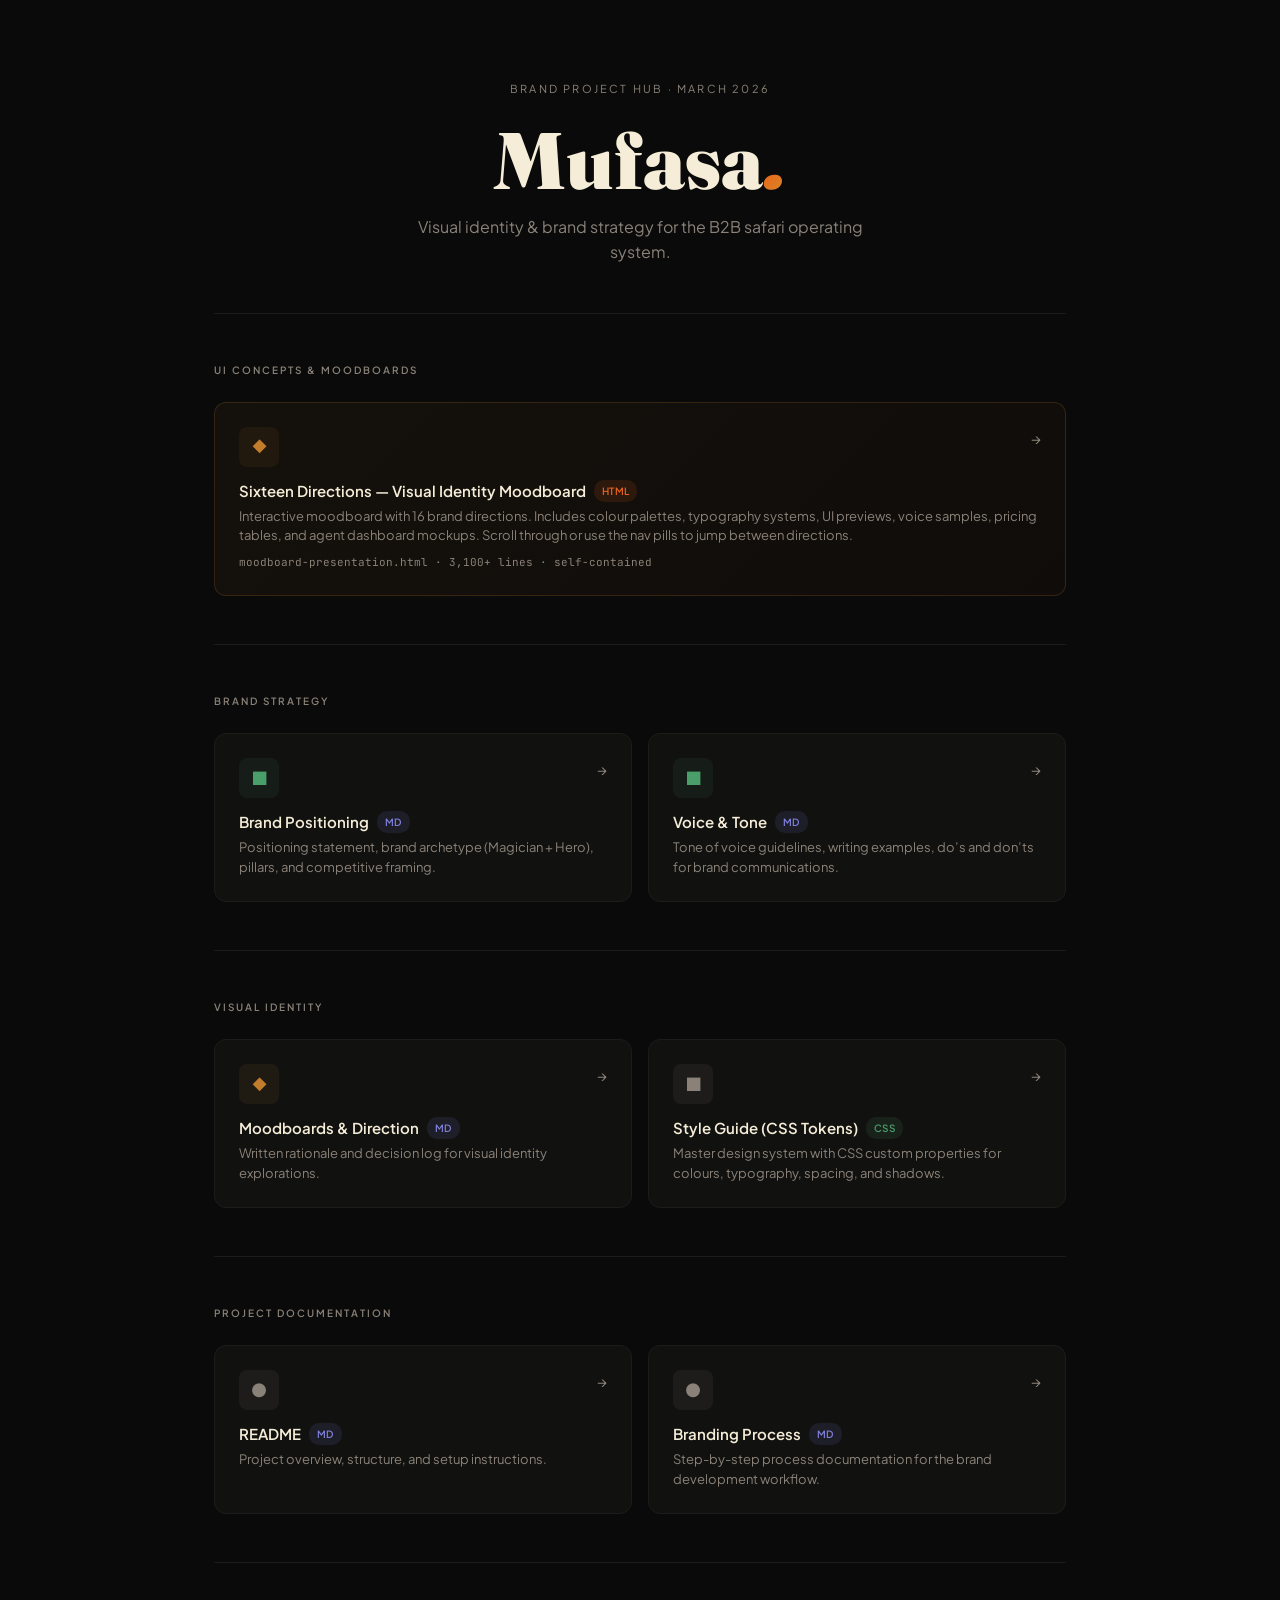
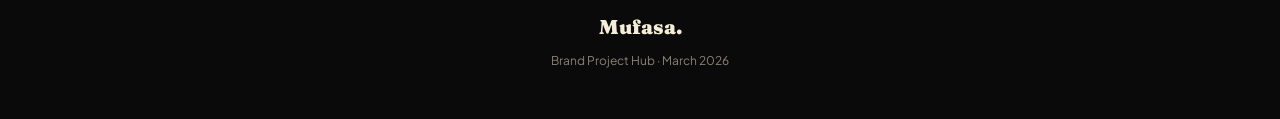
<file: index.html>
<!DOCTYPE html>
<html lang="en">
<head>
<meta charset="UTF-8">
<meta name="viewport" content="width=device-width, initial-scale=1.0">
<title>Mufasa — Brand Project Hub</title>
<link rel="preconnect" href="https://fonts.googleapis.com">
<link rel="preconnect" href="https://fonts.gstatic.com" crossorigin>
<link href="https://fonts.googleapis.com/css2?family=Fraunces:ital,wght@0,700;0,900;1,900&family=Plus+Jakarta+Sans:wght@300;400;500;600;700&family=JetBrains+Mono:wght@400;500&display=swap" rel="stylesheet">
<style>
:root {
  --bg: #0A0A0A;
  --surface: #111110;
  --surface-2: #1A1918;
  --border: #1E1C1A;
  --text: #F5EDD8;
  --muted: #8A8278;
  --amber: #C27D2C;
  --amber-soft: rgba(194,125,44,0.08);
  --green: #4A9E6A;
  --green-soft: rgba(74,158,106,0.08);
}
*, *::before, *::after { margin: 0; padding: 0; box-sizing: border-box; }
html { scroll-behavior: smooth; }
body {
  background: var(--bg);
  color: var(--text);
  font-family: 'Plus Jakarta Sans', system-ui, sans-serif;
  font-size: 16px;
  line-height: 1.6;
  min-height: 100vh;
}
a { text-decoration: none; color: inherit; }

.container {
  max-width: 900px;
  margin: 0 auto;
  padding: 0 24px;
}

/* Header */
.header {
  padding: 80px 0 48px;
  text-align: center;
  border-bottom: 1px solid var(--border);
}
.header-eyebrow {
  font-size: 11px;
  letter-spacing: 0.2em;
  text-transform: uppercase;
  color: var(--muted);
  margin-bottom: 24px;
}
.header-title {
  font-family: 'Fraunces', serif;
  font-size: clamp(48px, 8vw, 80px);
  font-weight: 900;
  line-height: 0.95;
  margin-bottom: 16px;
}
.header-title span {
  font-style: italic;
  background: linear-gradient(135deg, #C27D2C, #E8631A, #D4982E);
  -webkit-background-clip: text;
  -webkit-text-fill-color: transparent;
  background-clip: text;
}
.header-sub {
  font-size: 16px;
  color: var(--muted);
  max-width: 460px;
  margin: 0 auto;
}

/* Sections */
.section {
  padding: 48px 0;
  border-bottom: 1px solid var(--border);
}
.section:last-child { border-bottom: none; }
.section-label {
  font-size: 10px;
  letter-spacing: 0.2em;
  text-transform: uppercase;
  color: var(--muted);
  margin-bottom: 24px;
  font-weight: 600;
}

/* Card grid */
.card-grid {
  display: grid;
  grid-template-columns: 1fr 1fr;
  gap: 16px;
}
.card-grid--single {
  grid-template-columns: 1fr;
}

/* Link cards */
.card {
  display: block;
  background: var(--surface);
  border: 1px solid var(--border);
  border-radius: 12px;
  padding: 24px;
  transition: all 0.2s ease;
  position: relative;
}
.card:hover {
  border-color: var(--amber);
  background: var(--surface-2);
  transform: translateY(-2px);
}
.card--featured {
  grid-column: 1 / -1;
  background: linear-gradient(135deg, rgba(194,125,44,0.06), rgba(232,99,26,0.03));
  border-color: rgba(194,125,44,0.2);
}
.card--featured:hover {
  border-color: var(--amber);
}
.card-icon {
  font-size: 24px;
  margin-bottom: 12px;
  display: block;
  width: 40px;
  height: 40px;
  border-radius: 8px;
  display: flex;
  align-items: center;
  justify-content: center;
  font-size: 18px;
}
.card-icon--amber { background: var(--amber-soft); color: var(--amber); }
.card-icon--green { background: var(--green-soft); color: var(--green); }
.card-icon--muted { background: rgba(138,130,120,0.1); color: var(--muted); }
.card-title {
  font-weight: 600;
  font-size: 15px;
  margin-bottom: 4px;
  display: flex;
  align-items: center;
  gap: 8px;
}
.card-desc {
  font-size: 13px;
  color: var(--muted);
  line-height: 1.5;
}
.card-badge {
  font-size: 10px;
  padding: 3px 8px;
  border-radius: 10px;
  font-weight: 600;
  letter-spacing: 0.03em;
}
.badge-html { background: rgba(232,99,26,0.12); color: #E8631A; }
.badge-md { background: rgba(120,120,220,0.12); color: #8080DC; }
.badge-css { background: rgba(74,158,106,0.12); color: #4A9E6A; }
.card-arrow {
  position: absolute;
  top: 24px;
  right: 24px;
  color: var(--muted);
  font-size: 14px;
  transition: transform 0.2s ease;
}
.card:hover .card-arrow {
  transform: translateX(4px);
  color: var(--amber);
}
.card-meta {
  font-family: 'JetBrains Mono', monospace;
  font-size: 11px;
  color: var(--muted);
  margin-top: 8px;
}

/* Footer */
.footer {
  padding: 48px 0;
  text-align: center;
}
.footer-brand {
  font-family: 'Fraunces', serif;
  font-size: 20px;
  font-weight: 900;
  color: var(--text);
  margin-bottom: 8px;
}
.footer-meta {
  font-size: 12px;
  color: var(--muted);
}

/* Responsive */
@media (max-width: 600px) {
  .card-grid { grid-template-columns: 1fr; }
  .header { padding: 48px 0 32px; }
  .section { padding: 32px 0; }
}
</style>
</head>
<body>

<div class="container">

  <header class="header">
    <p class="header-eyebrow">Brand Project Hub &middot; March 2026</p>
    <h1 class="header-title">Mufasa<span>.</span></h1>
    <p class="header-sub">Visual identity &amp; brand strategy for the B2B safari operating system.</p>
  </header>

  <!-- UI Concepts -->
  <section class="section">
    <p class="section-label">UI Concepts &amp; Moodboards</p>
    <div class="card-grid card-grid--single">
      <a href="ui-concepts/moodboard-presentation.html" class="card card--featured">
        <div class="card-icon card-icon--amber">&#9670;</div>
        <div class="card-title">
          Sixteen Directions &mdash; Visual Identity Moodboard
          <span class="card-badge badge-html">HTML</span>
        </div>
        <div class="card-desc">Interactive moodboard with 16 brand directions. Includes colour palettes, typography systems, UI previews, voice samples, pricing tables, and agent dashboard mockups. Scroll through or use the nav pills to jump between directions.</div>
        <div class="card-meta">moodboard-presentation.html &middot; 3,100+ lines &middot; self-contained</div>
        <span class="card-arrow">&rarr;</span>
      </a>
    </div>
  </section>

  <!-- Brand Strategy -->
  <section class="section">
    <p class="section-label">Brand Strategy</p>
    <div class="card-grid">
      <a href="brand-strategy/positioning.md" class="card">
        <div class="card-icon card-icon--green">&#9632;</div>
        <div class="card-title">
          Brand Positioning
          <span class="card-badge badge-md">MD</span>
        </div>
        <div class="card-desc">Positioning statement, brand archetype (Magician + Hero), pillars, and competitive framing.</div>
        <span class="card-arrow">&rarr;</span>
      </a>
      <a href="brand-strategy/voice-and-tone.md" class="card">
        <div class="card-icon card-icon--green">&#9632;</div>
        <div class="card-title">
          Voice &amp; Tone
          <span class="card-badge badge-md">MD</span>
        </div>
        <div class="card-desc">Tone of voice guidelines, writing examples, do&rsquo;s and don&rsquo;ts for brand communications.</div>
        <span class="card-arrow">&rarr;</span>
      </a>
    </div>
  </section>

  <!-- Visual Identity -->
  <section class="section">
    <p class="section-label">Visual Identity</p>
    <div class="card-grid">
      <a href="visual-identity/moodboards-and-direction.md" class="card">
        <div class="card-icon card-icon--amber">&#9670;</div>
        <div class="card-title">
          Moodboards &amp; Direction
          <span class="card-badge badge-md">MD</span>
        </div>
        <div class="card-desc">Written rationale and decision log for visual identity explorations.</div>
        <span class="card-arrow">&rarr;</span>
      </a>
      <a href="visual-identity/mufasa-style-guide.css" class="card">
        <div class="card-icon card-icon--muted">&#9632;</div>
        <div class="card-title">
          Style Guide (CSS Tokens)
          <span class="card-badge badge-css">CSS</span>
        </div>
        <div class="card-desc">Master design system with CSS custom properties for colours, typography, spacing, and shadows.</div>
        <span class="card-arrow">&rarr;</span>
      </a>
    </div>
  </section>

  <!-- Project Docs -->
  <section class="section">
    <p class="section-label">Project Documentation</p>
    <div class="card-grid">
      <a href="README.md" class="card">
        <div class="card-icon card-icon--muted">&#9679;</div>
        <div class="card-title">
          README
          <span class="card-badge badge-md">MD</span>
        </div>
        <div class="card-desc">Project overview, structure, and setup instructions.</div>
        <span class="card-arrow">&rarr;</span>
      </a>
      <a href="BRANDING_PROCESS.md" class="card">
        <div class="card-icon card-icon--muted">&#9679;</div>
        <div class="card-title">
          Branding Process
          <span class="card-badge badge-md">MD</span>
        </div>
        <div class="card-desc">Step-by-step process documentation for the brand development workflow.</div>
        <span class="card-arrow">&rarr;</span>
      </a>
    </div>
  </section>

  <footer class="footer">
    <div class="footer-brand">Mufasa.</div>
    <div class="footer-meta">Brand Project Hub &middot; March 2026</div>
  </footer>

</div>

</body>
</html>
</file>
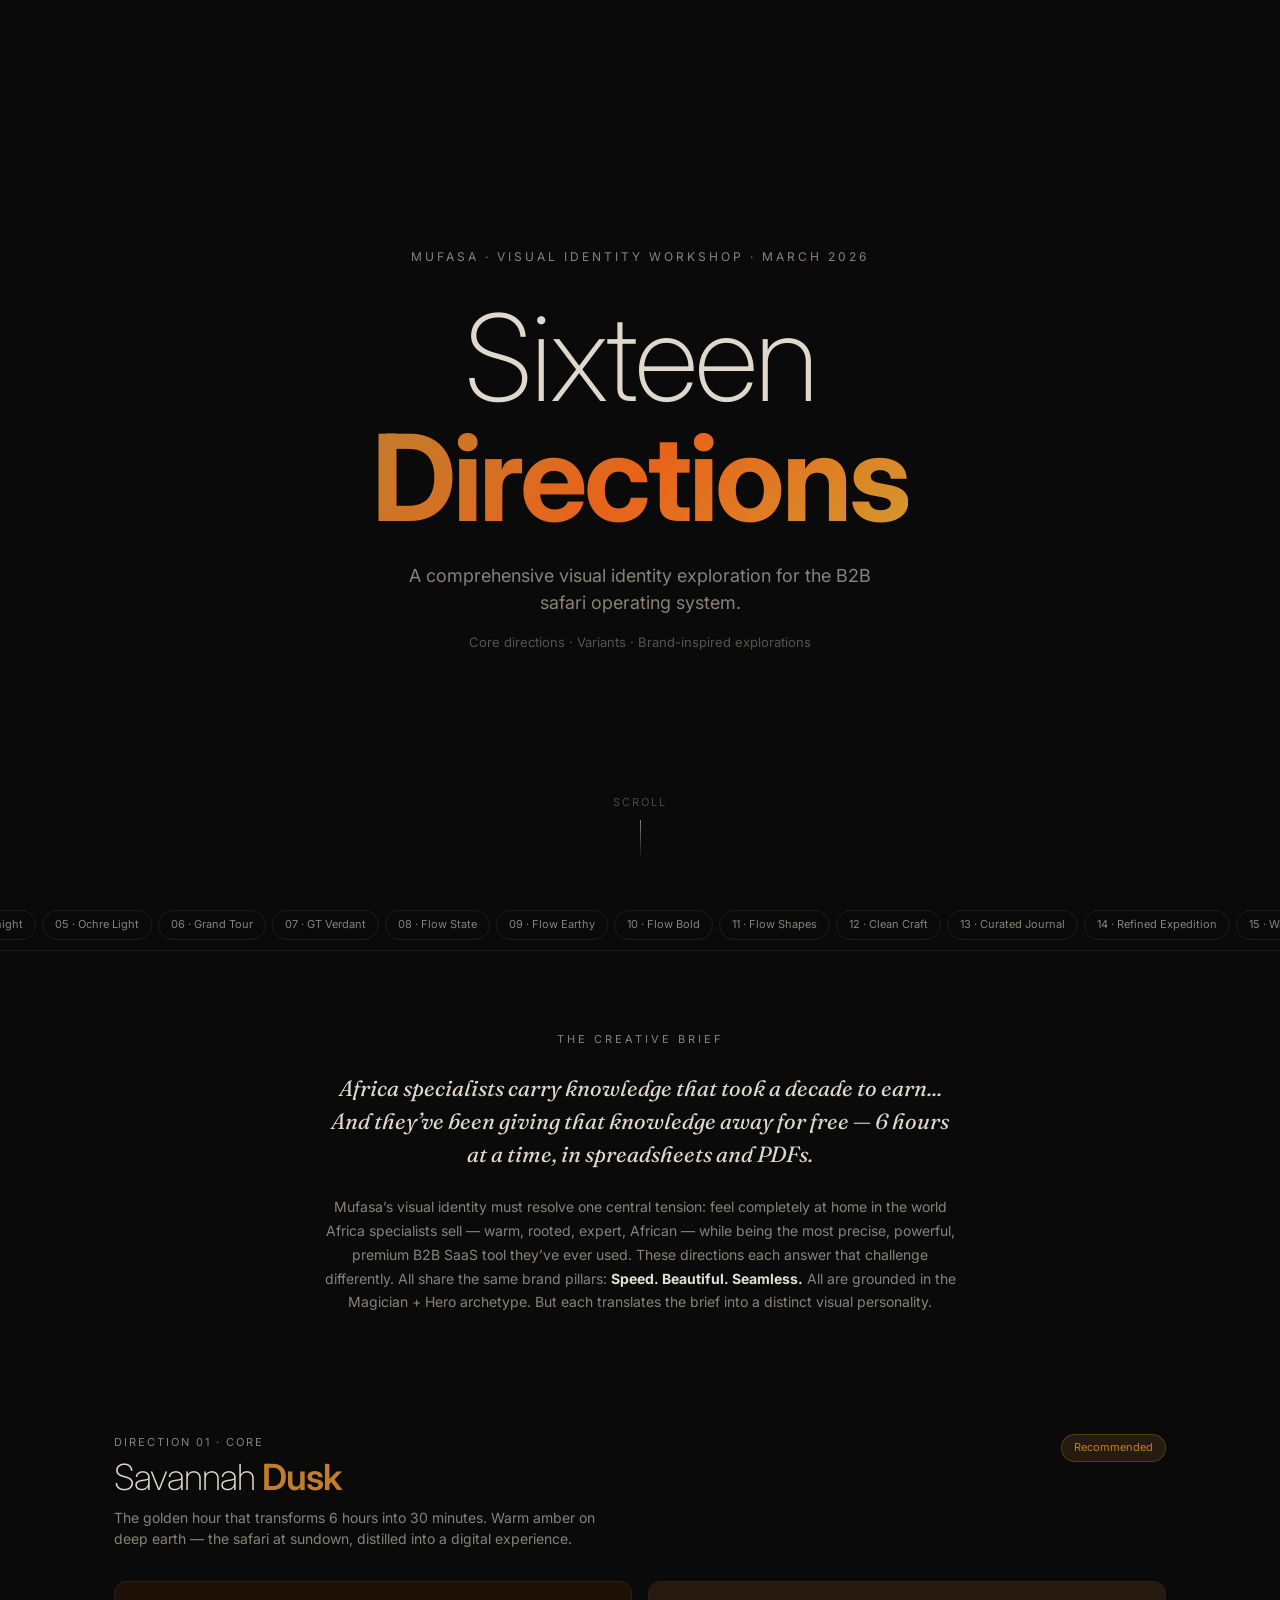
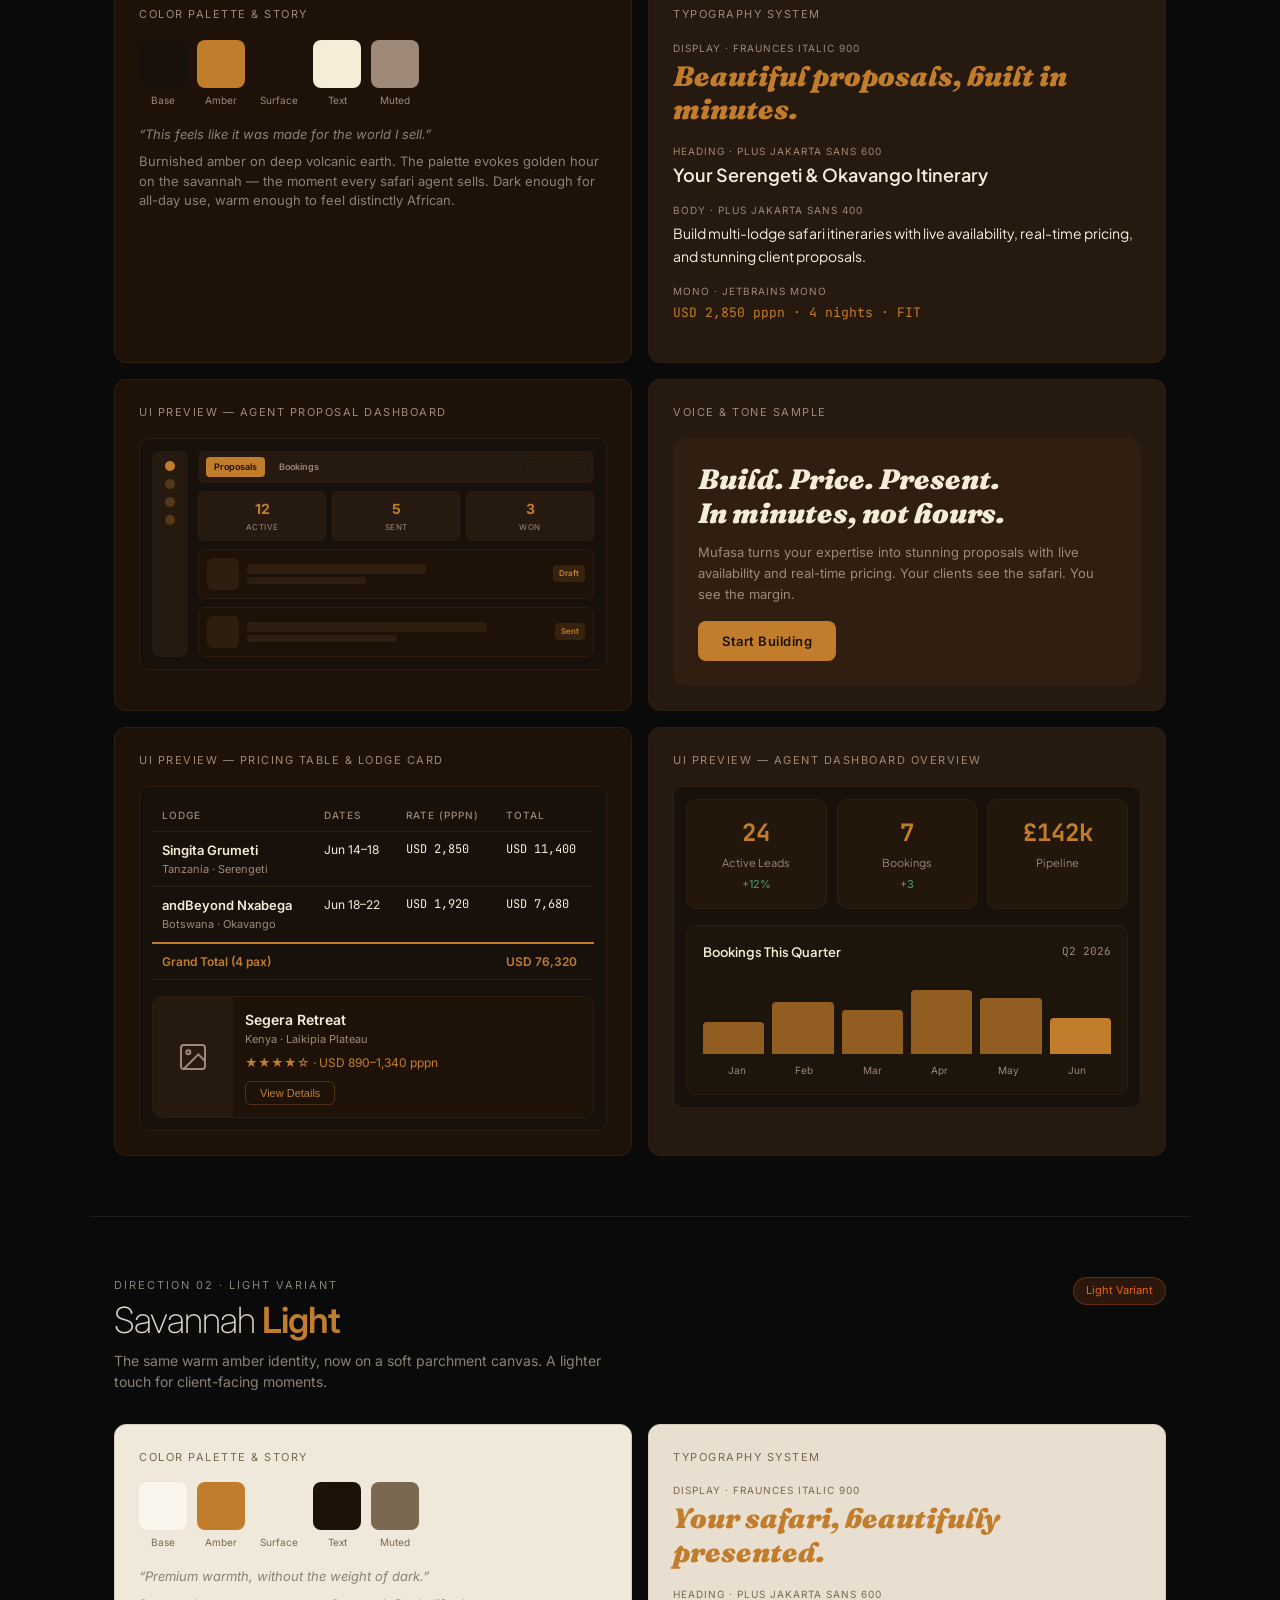
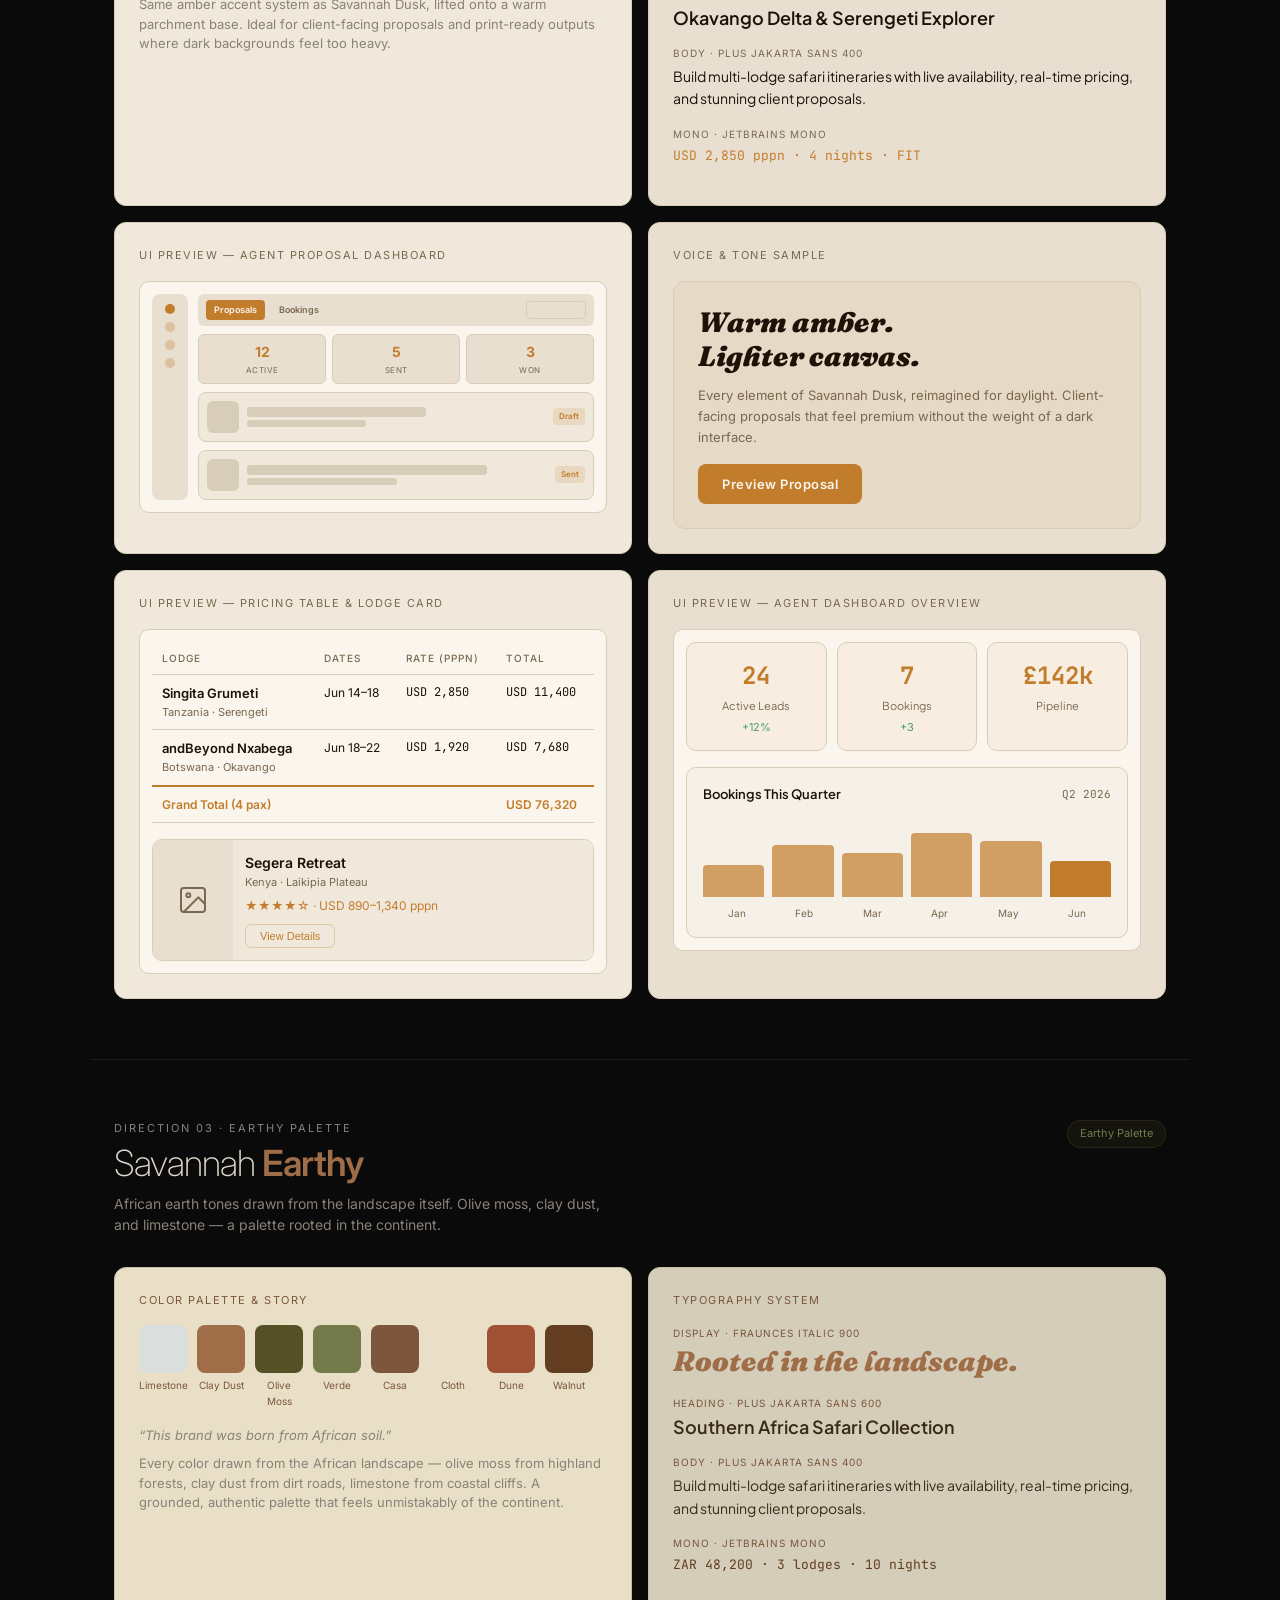
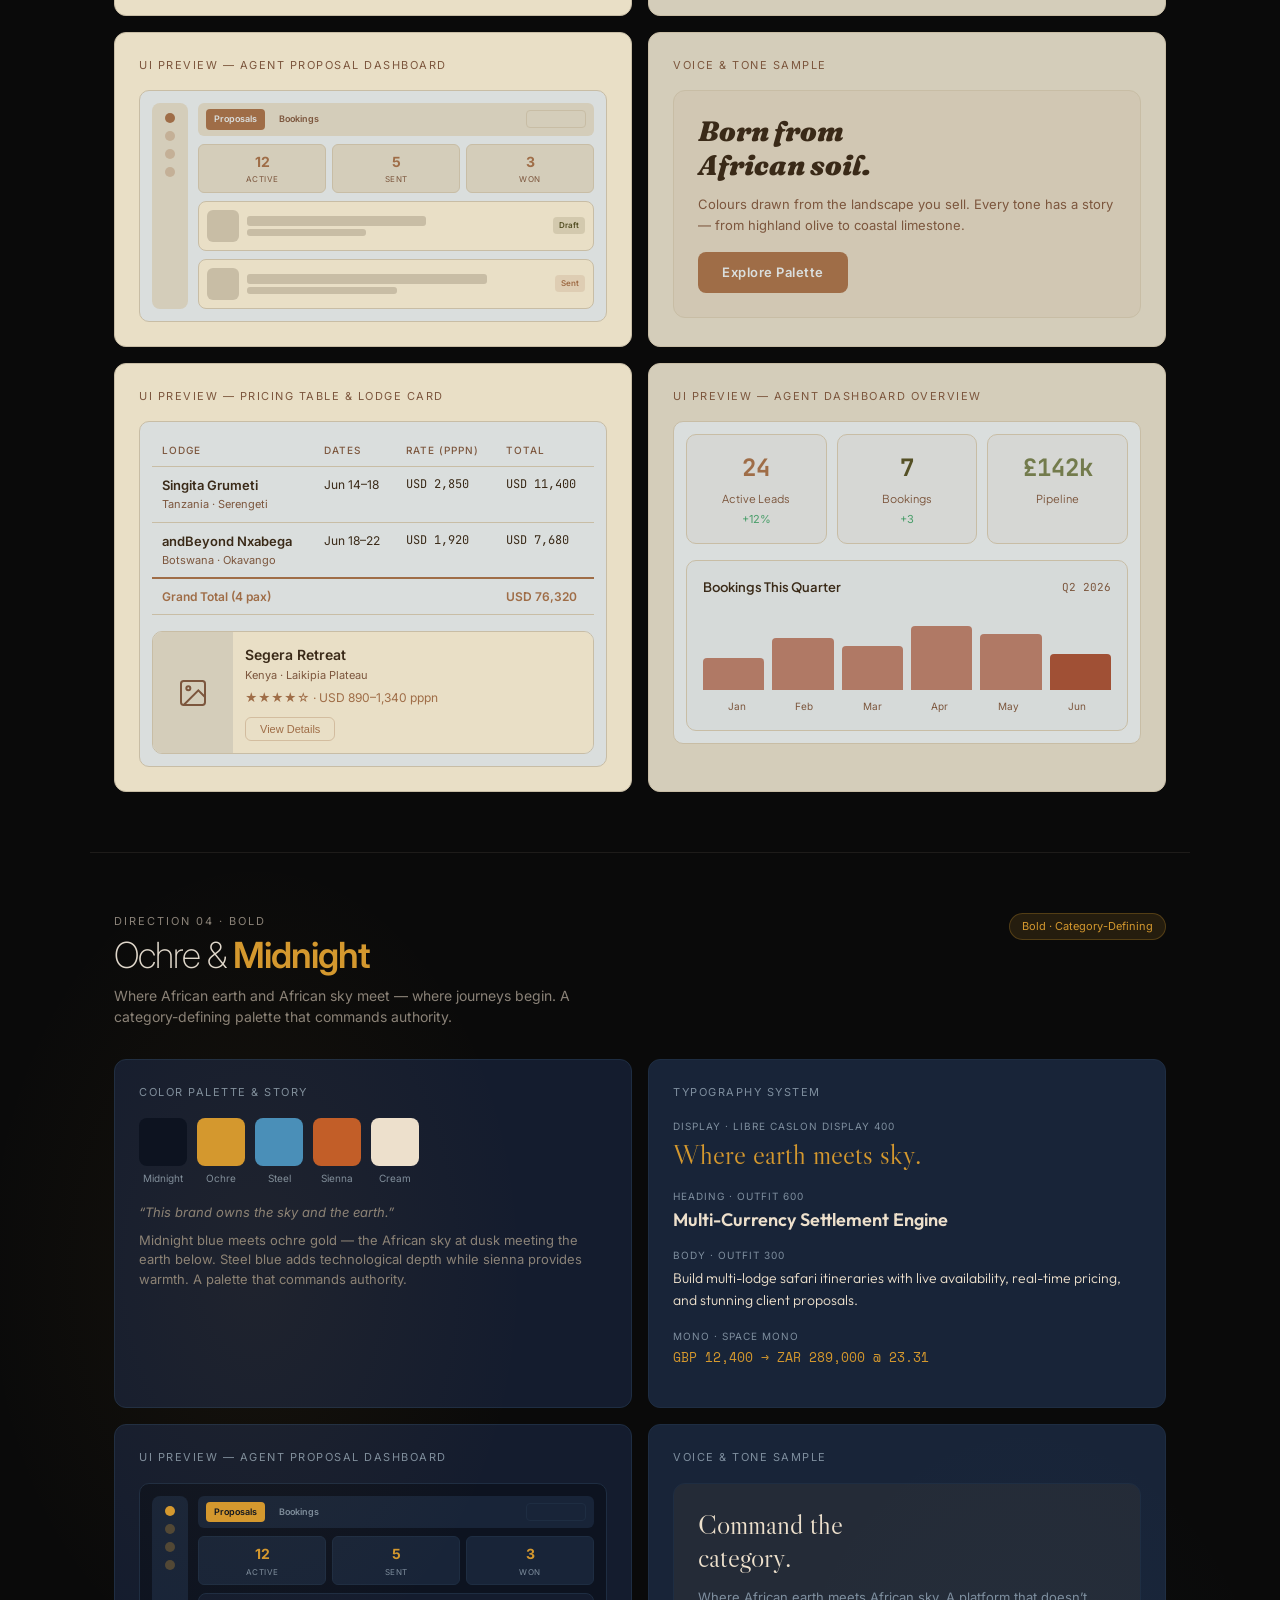
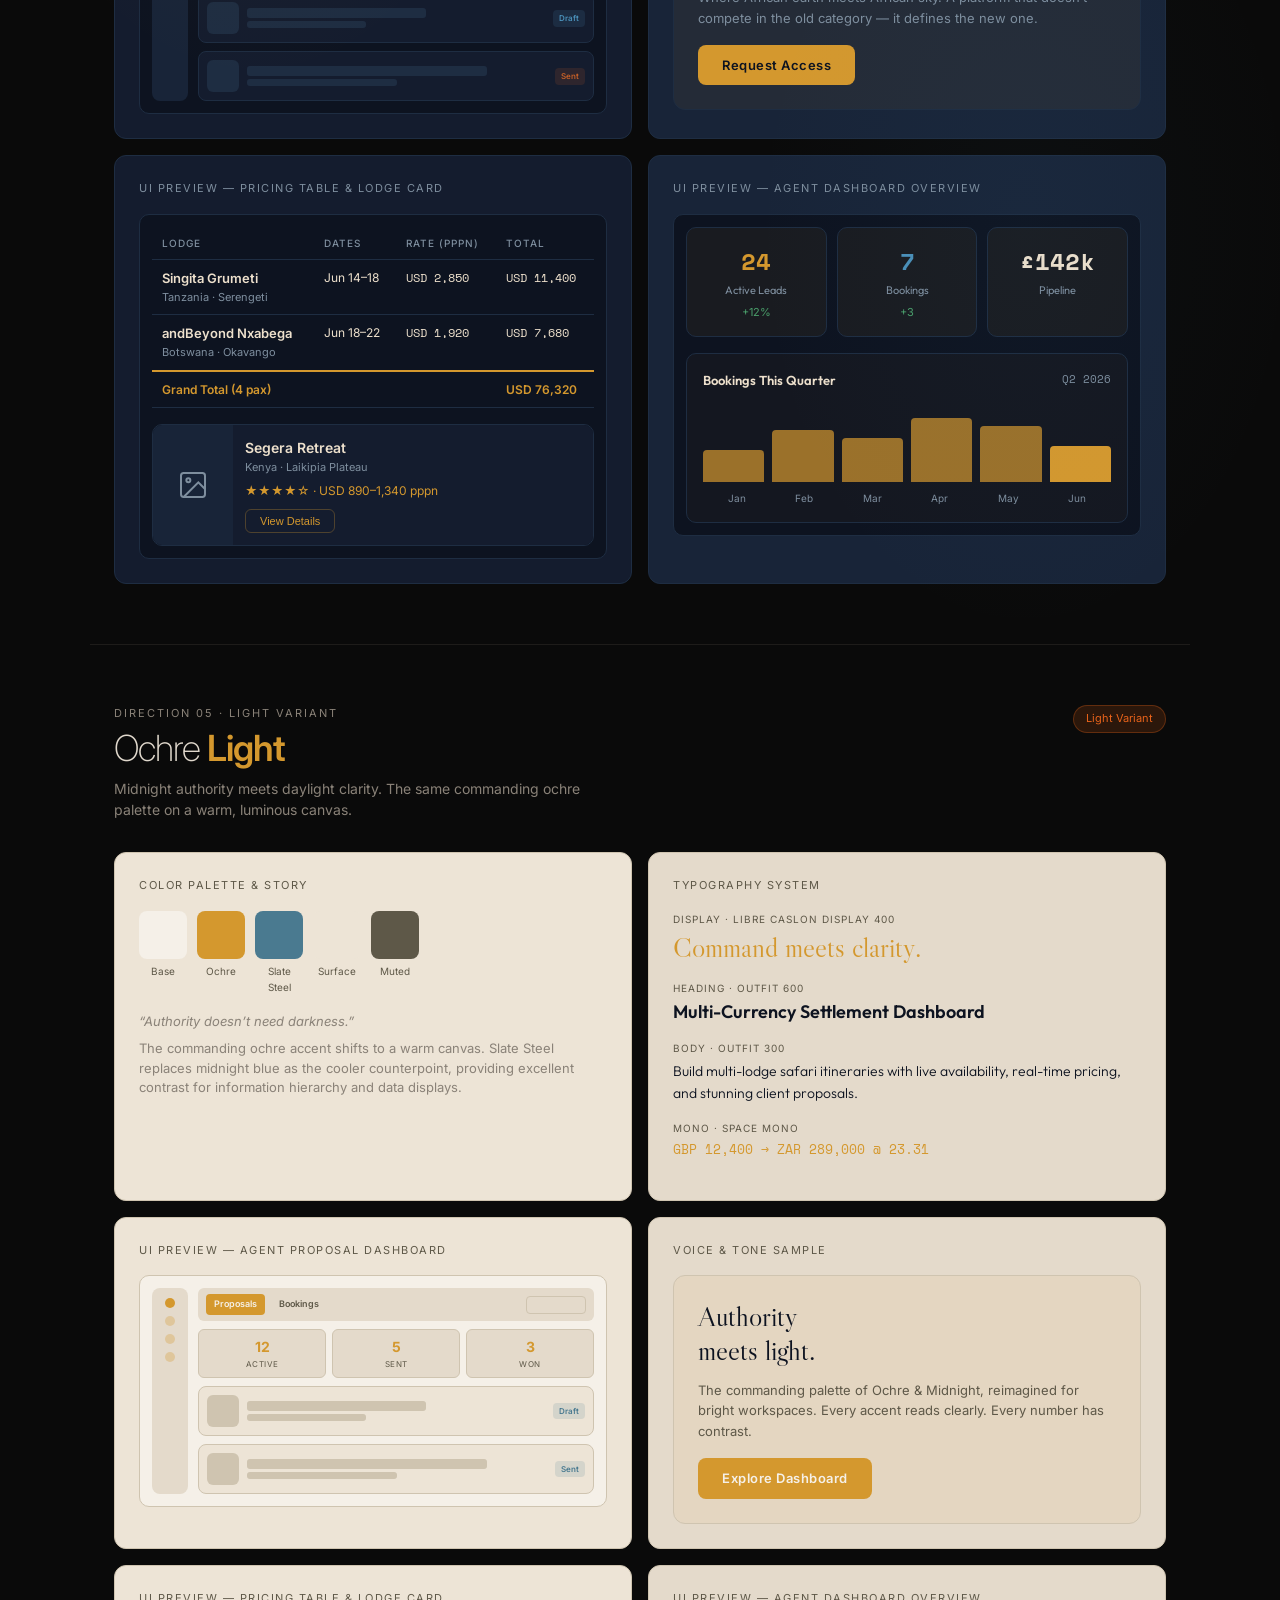
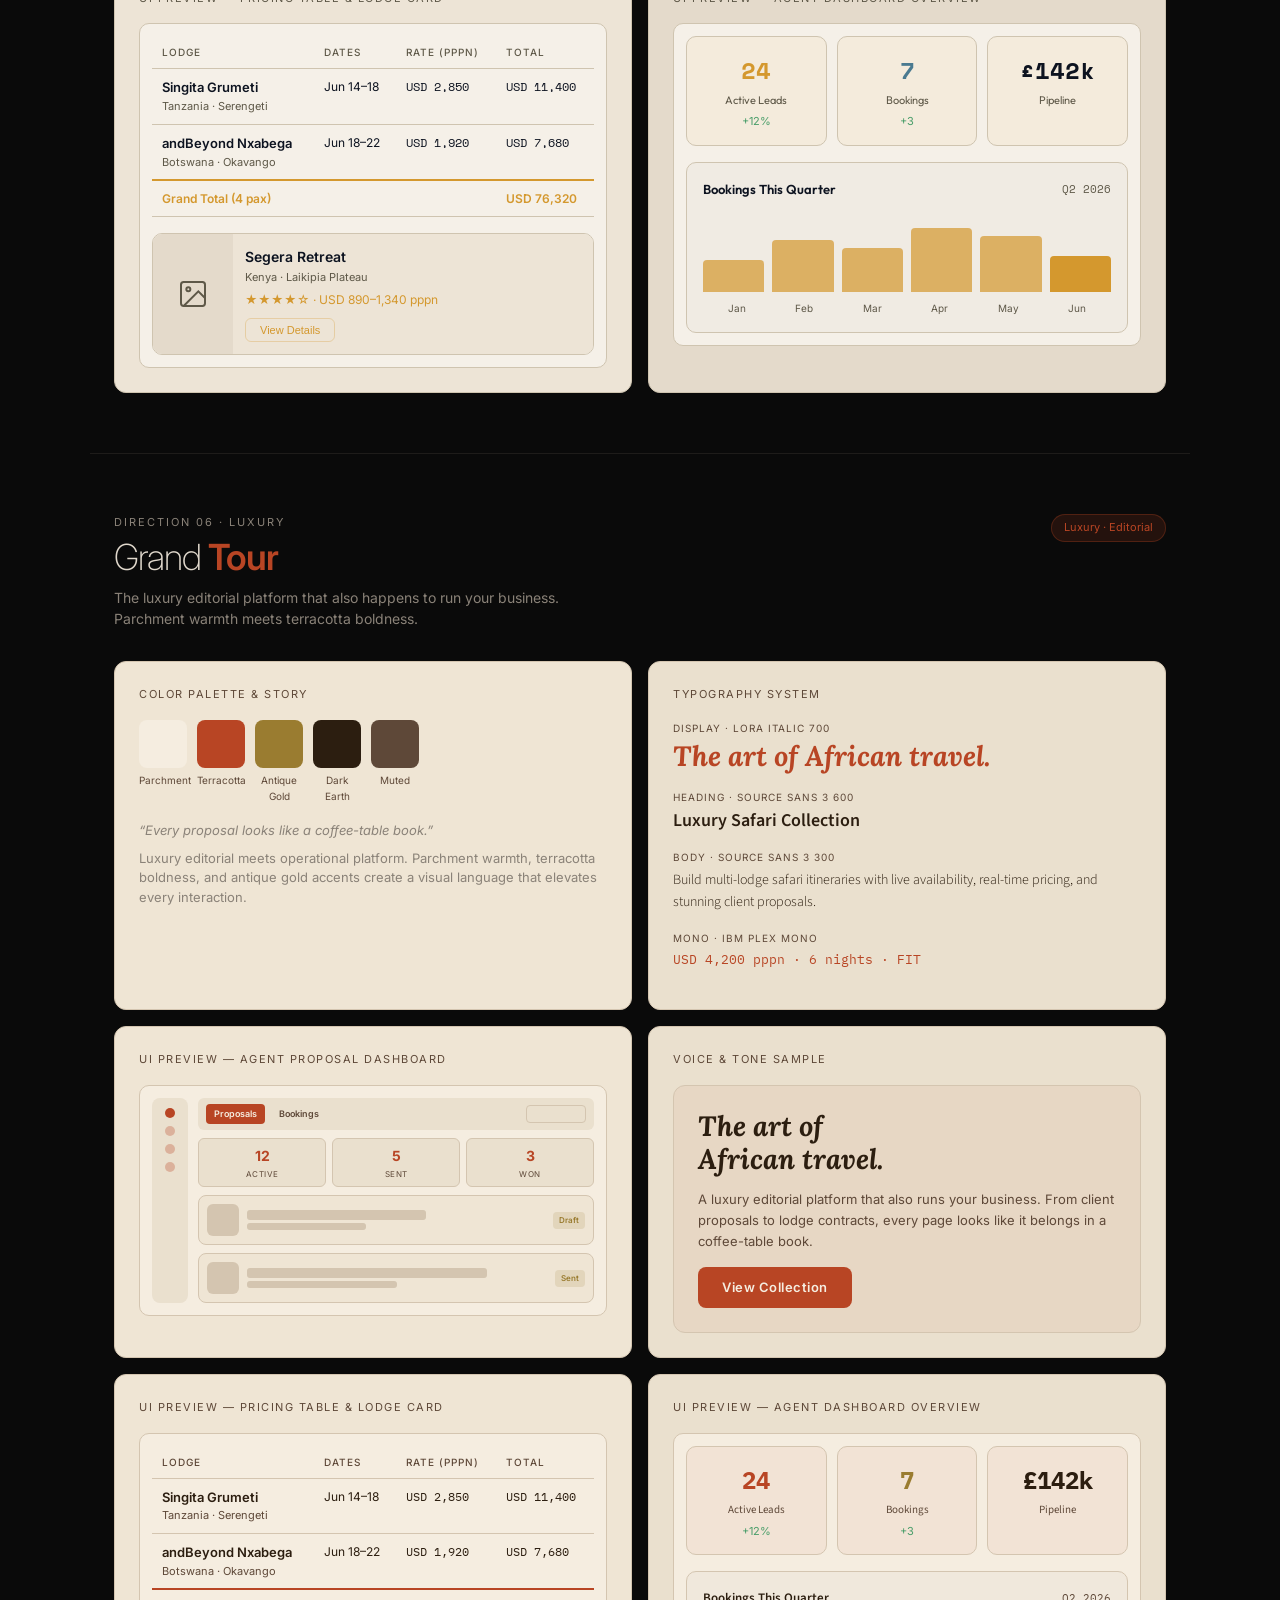
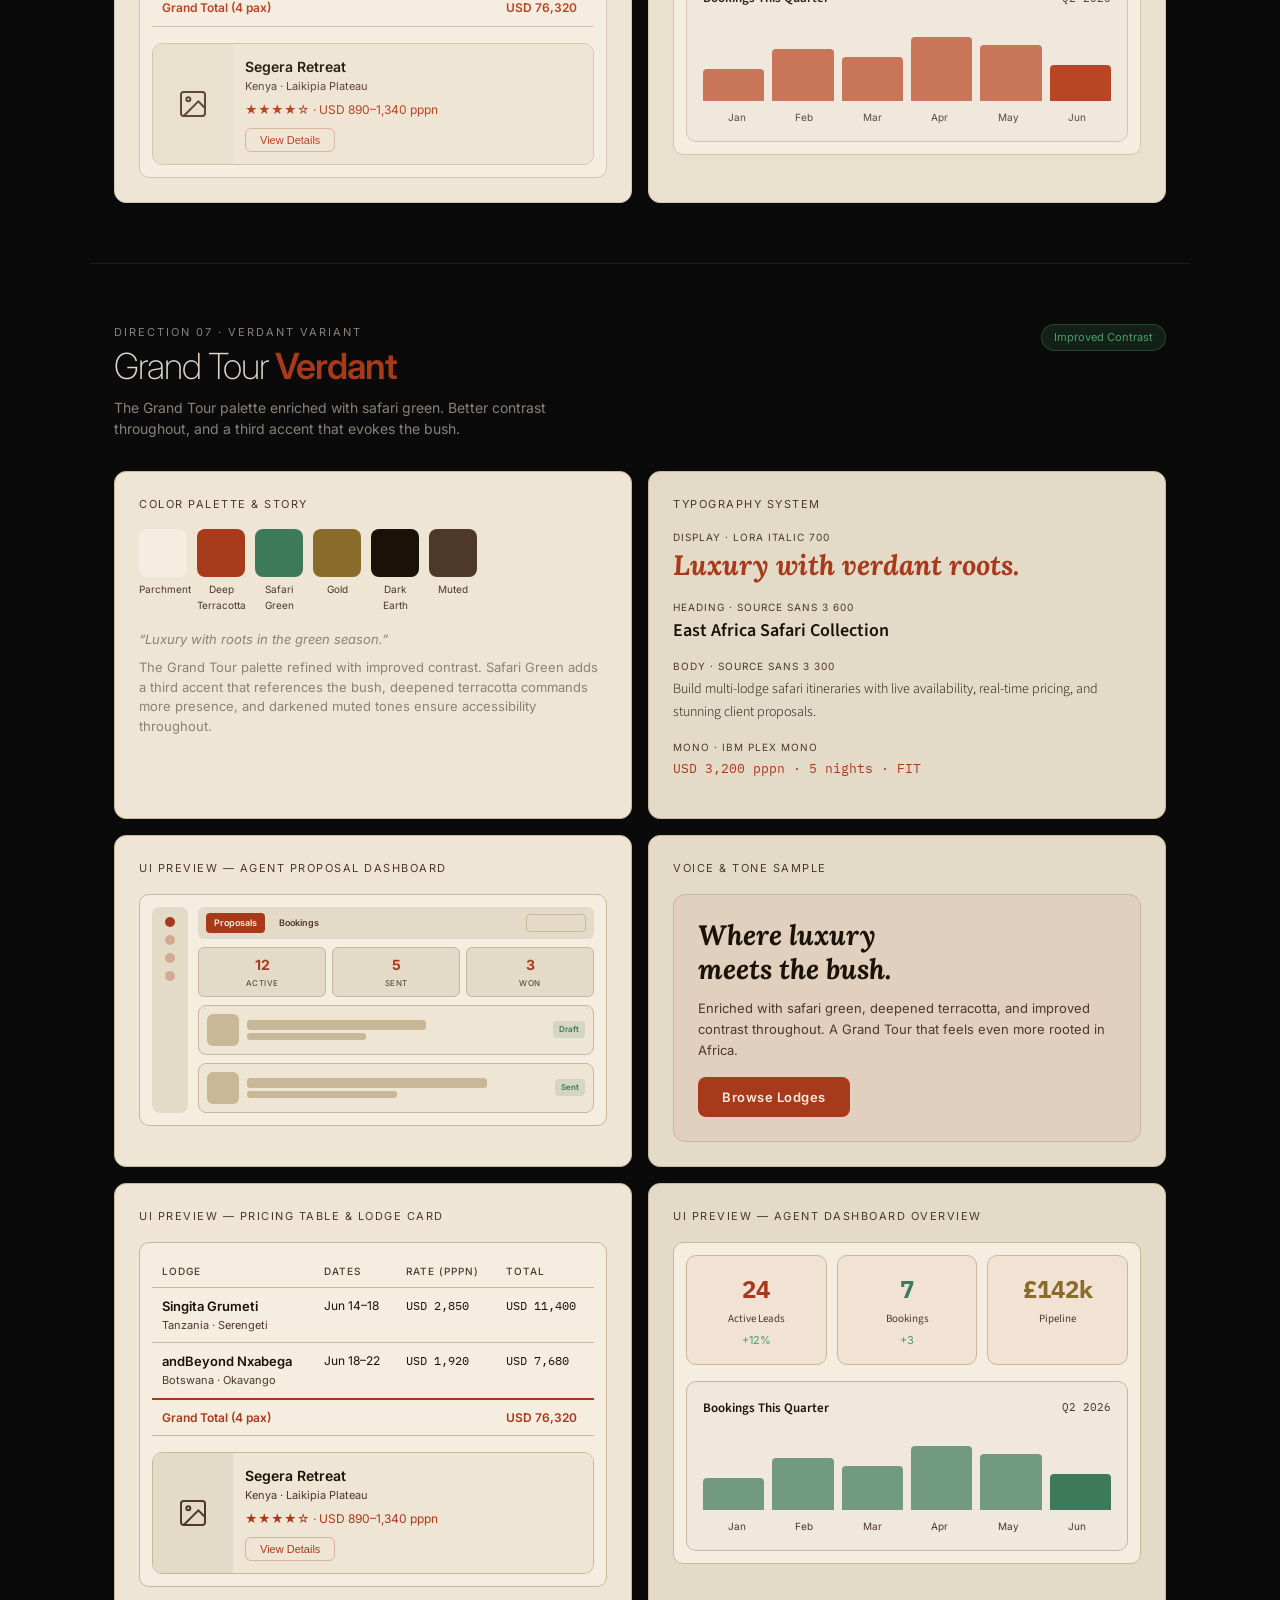
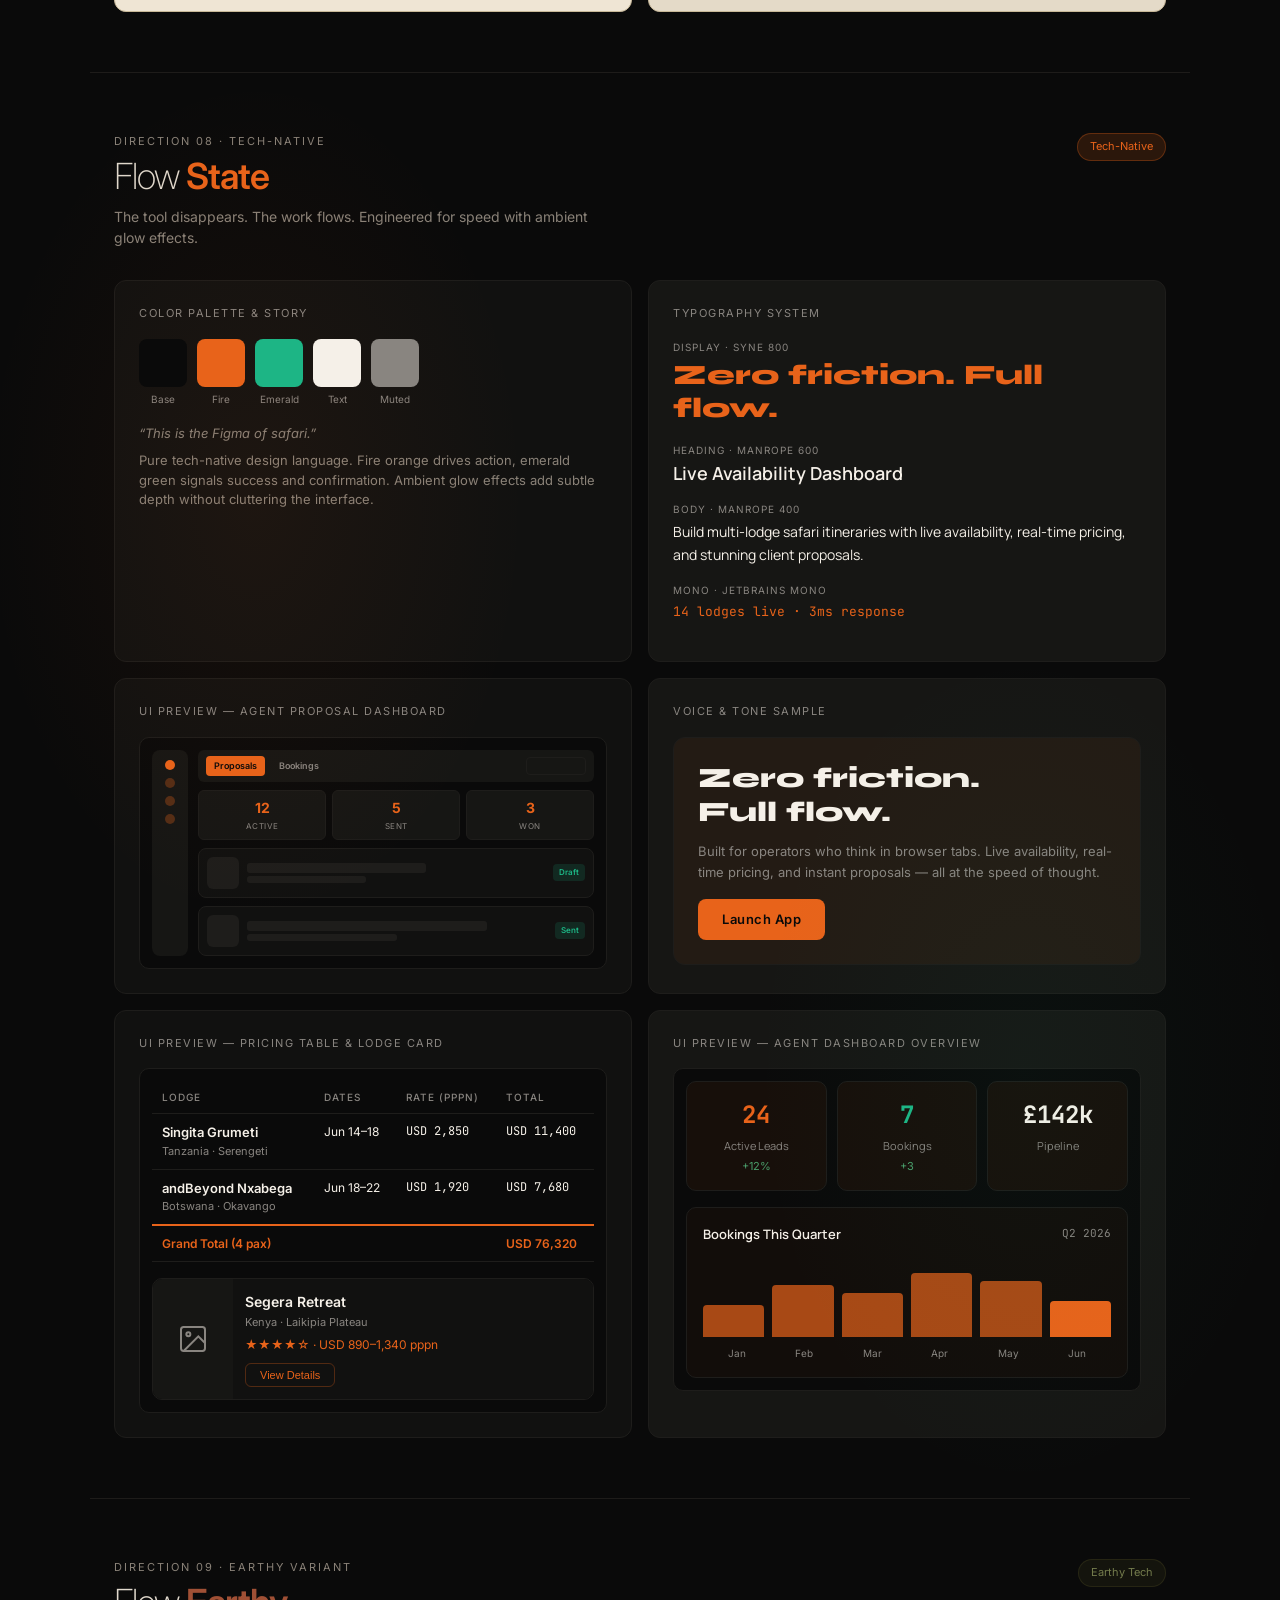
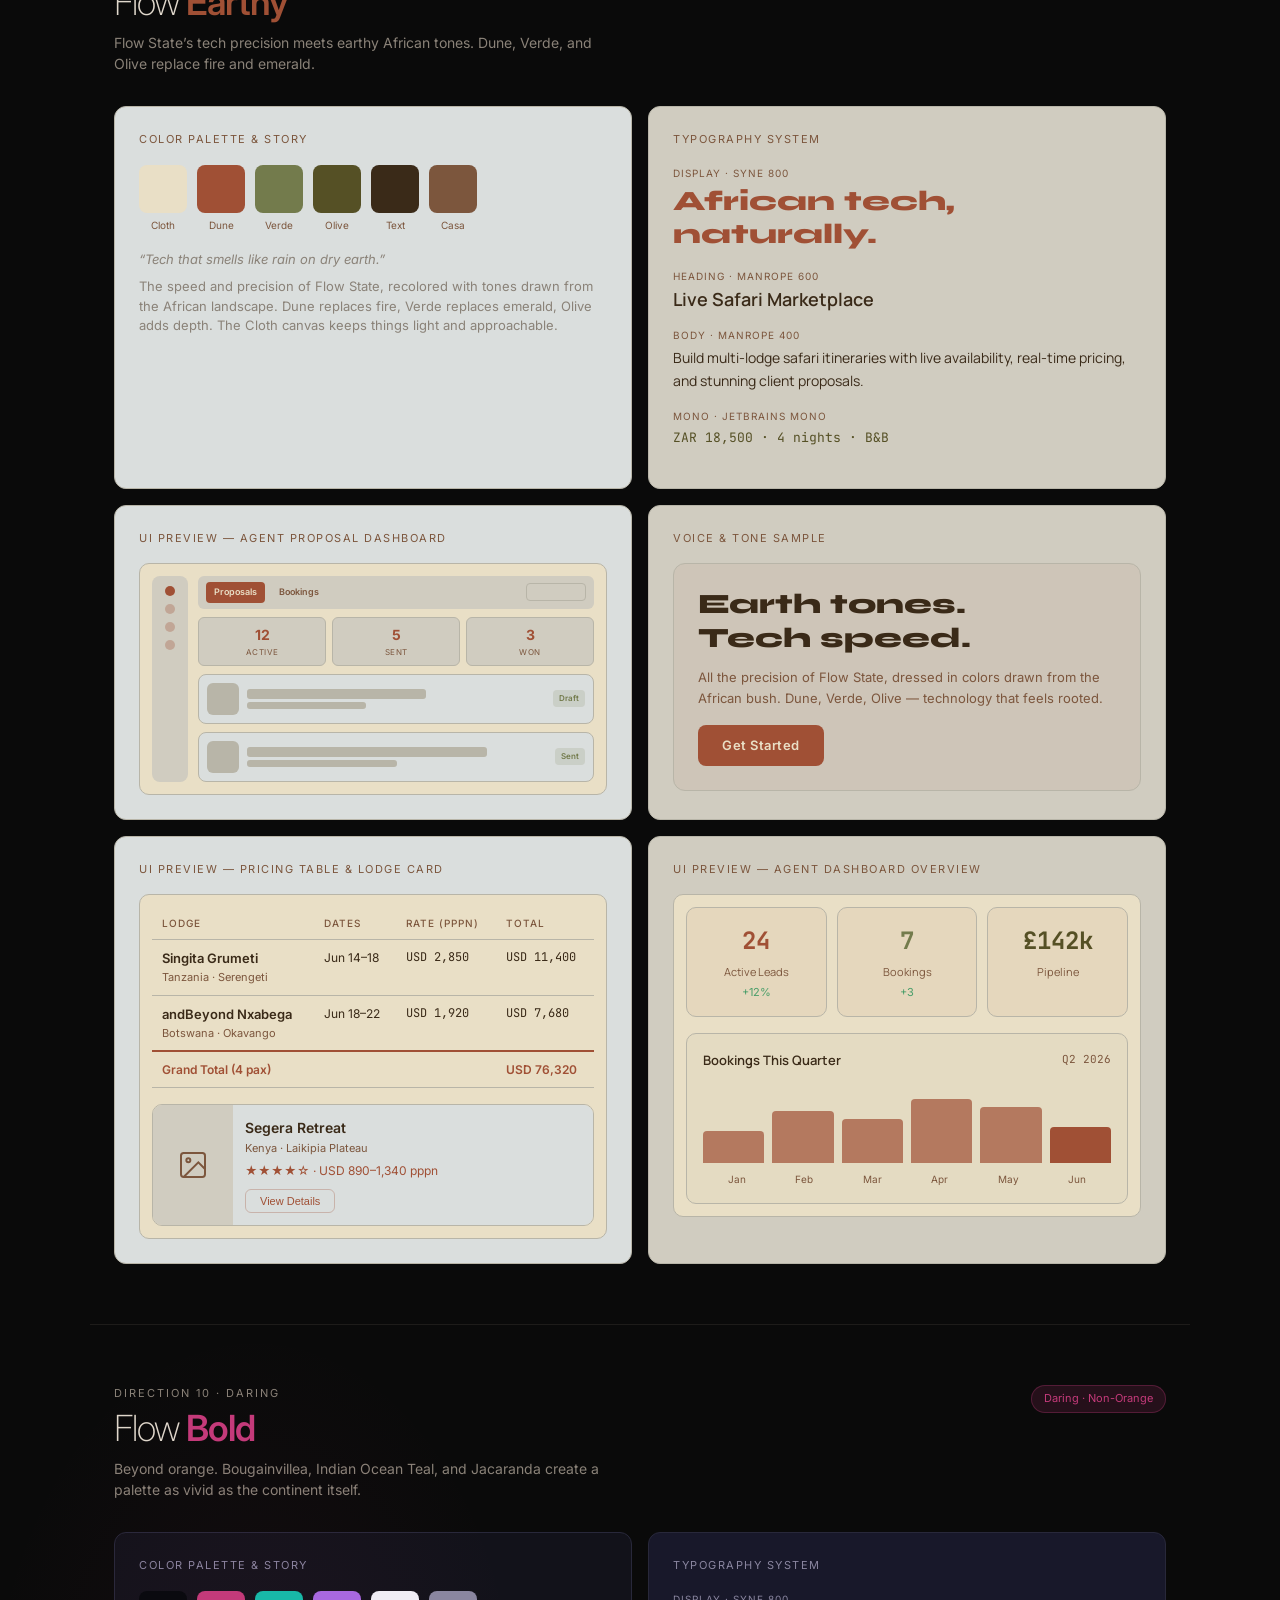
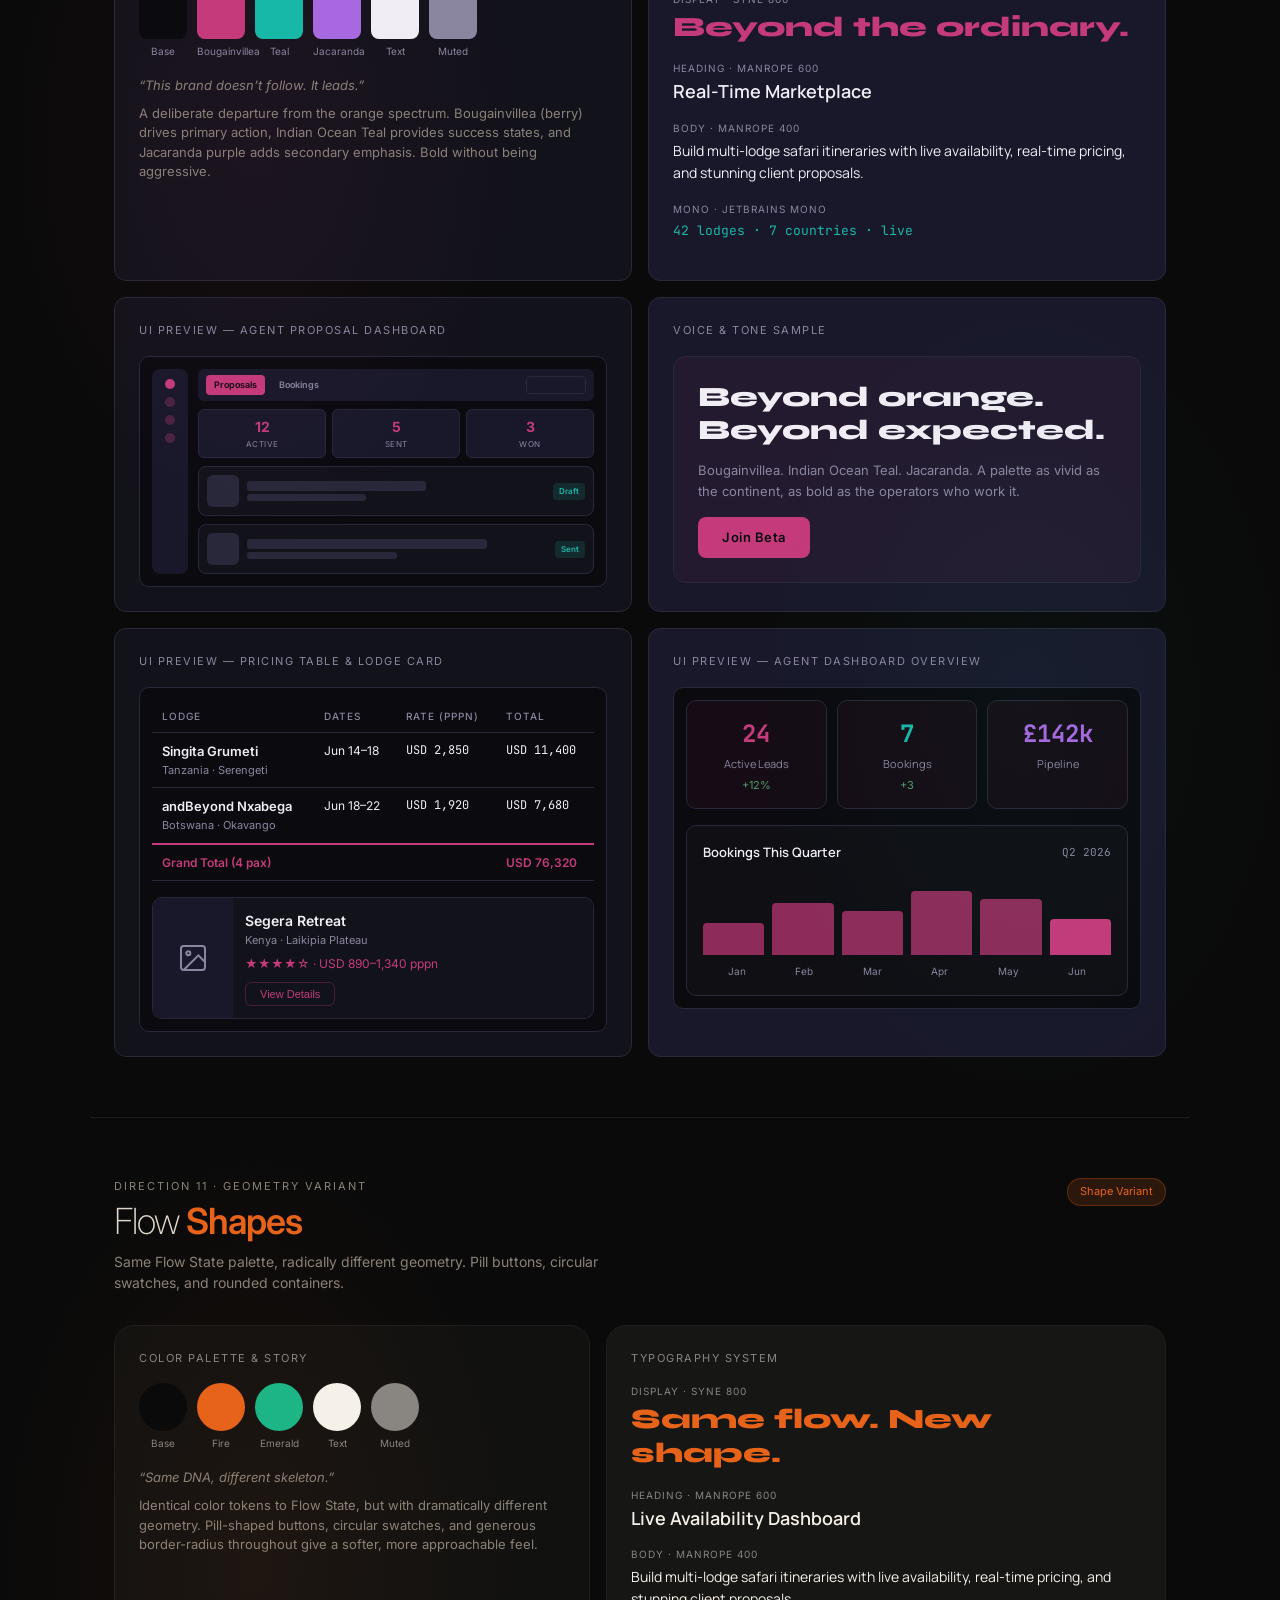
<file: ui-concepts/moodboard-presentation.html>
<!DOCTYPE html>
<html lang="en">
<head>
<meta charset="UTF-8">
<meta name="viewport" content="width=device-width, initial-scale=1.0">
<title>Mufasa &middot; Sixteen Directions &middot; Visual Identity Workshop</title>
<link rel="preconnect" href="https://fonts.googleapis.com">
<link rel="preconnect" href="https://fonts.gstatic.com" crossorigin>
<link href="https://fonts.googleapis.com/css2?family=Albert+Sans:wght@300;400;500;600;700&family=Fraunces:ital,wght@0,400;0,700;0,900;1,400;1,700;1,900&family=IBM+Plex+Mono:wght@400;500&family=Inter:wght@300;400;500;600;700&family=JetBrains+Mono:wght@400;500&family=Karla:wght@400;500;600;700&family=Libre+Caslon+Display&family=Lora:ital,wght@0,400;0,500;0,600;0,700;1,400;1,500;1,600;1,700&family=Manrope:wght@300;400;500;600;700;800&family=Newsreader:ital,wght@0,400;0,500;0,600;0,700;1,400;1,500;1,600;1,700&family=Outfit:wght@300;400;500;600;700&family=Plus+Jakarta+Sans:wght@300;400;500;600;700&family=Source+Sans+3:wght@300;400;500;600;700&family=Source+Serif+4:wght@400;500;600;700&family=Space+Grotesk:wght@400;500;600;700&family=Space+Mono:wght@400;700&family=Syne:wght@400;500;600;700;800&family=Work+Sans:wght@300;400;500;600;700&display=swap" rel="stylesheet">
<style>
/* ========================================
   1. ROOT VARIABLES & RESET
   ======================================== */
:root {
  --shell-bg: #0A0A0A;
  --shell-text: #E0D8CC;
  --shell-muted: #8A8278;
  --shell-border: #1E1C1A;
  --shell-surface: #111110;
}

*, *::before, *::after { margin: 0; padding: 0; box-sizing: border-box; }
html { scroll-behavior: smooth; -webkit-font-smoothing: antialiased; -moz-osx-font-smoothing: grayscale; }
body {
  background: var(--shell-bg);
  color: var(--shell-text);
  font-family: 'Inter', -apple-system, BlinkMacSystemFont, sans-serif;
  font-size: 15px;
  line-height: 1.6;
}

/* ========================================
   2. COVER SECTION
   ======================================== */
.cover {
  min-height: 100vh;
  display: flex;
  flex-direction: column;
  justify-content: center;
  align-items: center;
  text-align: center;
  padding: 40px 24px;
  position: relative;
}
.cover-eyebrow {
  font-size: 12px;
  letter-spacing: 3px;
  text-transform: uppercase;
  color: var(--shell-muted);
  margin-bottom: 32px;
}
.cover-title {
  font-family: 'Inter', sans-serif;
  font-size: clamp(48px, 10vw, 120px);
  font-weight: 200;
  line-height: 1;
  color: var(--shell-text);
  margin-bottom: 24px;
  letter-spacing: -2px;
}
.cover-title span {
  display: block;
  background: linear-gradient(135deg, #C27D2C, #E8631A, #D4982E);
  -webkit-background-clip: text;
  -webkit-text-fill-color: transparent;
  background-clip: text;
  font-weight: 700;
  letter-spacing: -3px;
}
.cover-subtitle {
  font-size: 18px;
  color: var(--shell-muted);
  max-width: 500px;
  line-height: 1.5;
  margin-bottom: 16px;
}
.cover-meta {
  font-size: 13px;
  color: var(--shell-muted);
  opacity: 0.6;
}
.cover-scroll-hint {
  position: absolute;
  bottom: 40px;
  display: flex;
  flex-direction: column;
  align-items: center;
  gap: 8px;
}
.cover-scroll-hint span {
  font-size: 11px;
  letter-spacing: 2px;
  text-transform: uppercase;
  color: var(--shell-muted);
  opacity: 0.5;
}
.scroll-line {
  width: 1px;
  height: 40px;
  background: linear-gradient(to bottom, var(--shell-muted), transparent);
  animation: scrollPulse 2s ease-in-out infinite;
}
@keyframes scrollPulse {
  0%, 100% { opacity: 0.3; transform: scaleY(1); }
  50% { opacity: 1; transform: scaleY(1.2); }
}

/* ========================================
   3. STICKY NAVIGATION
   ======================================== */
.direction-nav {
  position: sticky;
  top: 0;
  z-index: 100;
  background: rgba(10,10,10,0.92);
  backdrop-filter: blur(12px);
  -webkit-backdrop-filter: blur(12px);
  border-bottom: 1px solid var(--shell-border);
  padding: 10px 20px;
  display: flex;
  align-items: center;
  gap: 6px;
  overflow-x: auto;
  scrollbar-width: none;
}
.direction-nav::-webkit-scrollbar { display: none; }
.nav-label {
  font-size: 11px;
  color: var(--shell-muted);
  text-transform: uppercase;
  letter-spacing: 1.5px;
  white-space: nowrap;
  margin-right: 8px;
  flex-shrink: 0;
}
.nav-pill {
  font-size: 11px;
  padding: 5px 12px;
  border-radius: 9999px;
  border: 1px solid var(--shell-border);
  color: var(--shell-muted);
  text-decoration: none;
  white-space: nowrap;
  transition: all 0.2s ease;
  flex-shrink: 0;
}
.nav-pill:hover { border-color: var(--shell-text); color: var(--shell-text); }

/* Nav pill colors per direction */
.nav-pill[data-dir="1"]:hover, .nav-pill[data-dir="1"].active { border-color: #C27D2C; color: #C27D2C; background: rgba(194,125,44,0.08); }
.nav-pill[data-dir="2"]:hover, .nav-pill[data-dir="2"].active { border-color: #C27D2C; color: #C27D2C; background: rgba(194,125,44,0.08); }
.nav-pill[data-dir="3"]:hover, .nav-pill[data-dir="3"].active { border-color: #9F6D47; color: #9F6D47; background: rgba(159,109,71,0.08); }
.nav-pill[data-dir="4"]:hover, .nav-pill[data-dir="4"].active { border-color: #D4982E; color: #D4982E; background: rgba(212,152,46,0.08); }
.nav-pill[data-dir="5"]:hover, .nav-pill[data-dir="5"].active { border-color: #D4982E; color: #D4982E; background: rgba(212,152,46,0.08); }
.nav-pill[data-dir="6"]:hover, .nav-pill[data-dir="6"].active { border-color: #B84524; color: #B84524; background: rgba(184,69,36,0.08); }
.nav-pill[data-dir="7"]:hover, .nav-pill[data-dir="7"].active { border-color: #3D7A5C; color: #3D7A5C; background: rgba(61,122,92,0.08); }
.nav-pill[data-dir="8"]:hover, .nav-pill[data-dir="8"].active { border-color: #E8631A; color: #E8631A; background: rgba(232,99,26,0.08); }
.nav-pill[data-dir="9"]:hover, .nav-pill[data-dir="9"].active { border-color: #A05035; color: #A05035; background: rgba(160,80,53,0.08); }
.nav-pill[data-dir="10"]:hover, .nav-pill[data-dir="10"].active { border-color: #C43A7A; color: #C43A7A; background: rgba(196,58,122,0.08); }
.nav-pill[data-dir="11"]:hover, .nav-pill[data-dir="11"].active { border-color: #E8631A; color: #E8631A; background: rgba(232,99,26,0.08); }
.nav-pill[data-dir="12"]:hover, .nav-pill[data-dir="12"].active { border-color: #D4712A; color: #D4712A; background: rgba(212,113,42,0.08); }
.nav-pill[data-dir="13"]:hover, .nav-pill[data-dir="13"].active { border-color: #B88A18; color: #B88A18; background: rgba(184,138,24,0.08); }
.nav-pill[data-dir="14"]:hover, .nav-pill[data-dir="14"].active { border-color: #9A7C3A; color: #9A7C3A; background: rgba(154,124,58,0.08); }
.nav-pill[data-dir="15"]:hover, .nav-pill[data-dir="15"].active { border-color: #D46830; color: #D46830; background: rgba(212,104,48,0.08); }
.nav-pill[data-dir="16"]:hover, .nav-pill[data-dir="16"].active { border-color: #E83050; color: #E83050; background: rgba(232,48,80,0.08); }
.nav-pill[data-dir="0"]:hover, .nav-pill[data-dir="0"].active { border-color: var(--shell-text); color: var(--shell-text); background: rgba(224,216,204,0.08); }

/* ========================================
   4. BRAND STORY SECTION
   ======================================== */
.story-section {
  max-width: 680px;
  margin: 0 auto;
  padding: 80px 24px 60px;
  text-align: center;
}
.story-eyebrow {
  font-size: 11px;
  letter-spacing: 3px;
  text-transform: uppercase;
  color: var(--shell-muted);
  margin-bottom: 24px;
}
.story-quote {
  font-family: 'Fraunces', serif;
  font-style: italic;
  font-size: 22px;
  line-height: 1.5;
  color: var(--shell-text);
  border: none;
  padding: 0;
  margin-bottom: 24px;
}
.story-body {
  font-size: 14px;
  color: var(--shell-muted);
  line-height: 1.7;
}

/* ========================================
   5. DIRECTION SECTIONS — SHELL
   ======================================== */
.direction-section {
  max-width: 1100px;
  margin: 0 auto;
  padding: 60px 24px;
  opacity: 0;
  transform: translateY(24px);
  transition: opacity 0.6s ease, transform 0.6s ease;
}
.direction-section.visible {
  opacity: 1;
  transform: translateY(0);
}
.dir-header {
  display: flex;
  justify-content: space-between;
  align-items: flex-start;
  margin-bottom: 32px;
  gap: 16px;
  flex-wrap: wrap;
}
.dir-number {
  font-size: 11px;
  letter-spacing: 2px;
  text-transform: uppercase;
  color: var(--shell-muted);
  margin-bottom: 4px;
}
.dir-name {
  font-family: 'Inter', sans-serif;
  font-size: 36px;
  font-weight: 200;
  color: var(--shell-text);
  line-height: 1.2;
  letter-spacing: -1px;
}
.dir-name span { font-weight: 600; }
.dir-tagline {
  font-size: 14px;
  color: var(--shell-muted);
  max-width: 500px;
  margin-top: 8px;
  line-height: 1.5;
}
.dir-badge {
  font-size: 11px;
  padding: 4px 12px;
  border-radius: 9999px;
  white-space: nowrap;
  flex-shrink: 0;
}
.dir-content {
  display: grid;
  grid-template-columns: 1fr 1fr;
  gap: 16px;
}
.dir-panel {
  background: var(--shell-surface);
  border: 1px solid var(--shell-border);
  border-radius: 12px;
  padding: 24px;
}
.dir-panel--alt {
  background: var(--shell-surface);
}
.panel-label {
  font-size: 11px;
  letter-spacing: 1.5px;
  text-transform: uppercase;
  color: var(--shell-muted);
  margin-bottom: 16px;
}
.direction-divider {
  max-width: 1100px;
  margin: 0 auto;
  height: 1px;
  background: var(--shell-border);
}

/* ========================================
   6. SHARED UI ELEMENT PATTERNS
   ======================================== */

/* Swatches */
.swatch-row { display: flex; gap: 10px; margin-bottom: 16px; flex-wrap: wrap; }
.swatch {
  width: 48px;
  height: 48px;
  border-radius: 8px;
  position: relative;
}
.swatch-label {
  font-size: 10px;
  color: var(--shell-muted);
  margin-top: 4px;
  text-align: center;
  width: 48px;
}
.swatch-group { display: flex; flex-direction: column; align-items: center; }
.color-emotion {
  font-style: italic;
  font-size: 13px;
  color: var(--shell-muted);
  margin-top: 8px;
}
.color-story {
  font-size: 13px;
  color: var(--shell-muted);
  margin-top: 8px;
  line-height: 1.5;
}

/* Typography Specimens */
.type-specimen { margin-bottom: 16px; }
.type-specimen-label {
  font-size: 10px;
  letter-spacing: 1px;
  text-transform: uppercase;
  color: var(--shell-muted);
  margin-bottom: 4px;
}
.type-display { font-size: 28px; line-height: 1.2; margin-bottom: 4px; }
.type-heading { font-size: 18px; line-height: 1.3; margin-bottom: 4px; }
.type-body { font-size: 14px; line-height: 1.6; margin-bottom: 4px; }
.type-mono { font-size: 13px; line-height: 1.5; }

/* Voice Sample */
.voice-sample {
  border-radius: 12px;
  padding: 24px;
  margin-top: 8px;
}
.voice-hero {
  font-size: 28px;
  line-height: 1.2;
  margin-bottom: 12px;
}
.voice-sub {
  font-size: 13px;
  line-height: 1.6;
  margin-bottom: 16px;
}
.voice-cta {
  display: inline-block;
  padding: 10px 24px;
  border-radius: 8px;
  font-size: 13px;
  font-weight: 600;
  border: none;
  cursor: pointer;
  text-decoration: none;
  letter-spacing: 0.5px;
}

/* Price Table */
.price-table {
  width: 100%;
  border-collapse: collapse;
  font-size: 12px;
  margin-bottom: 16px;
}
.price-table th {
  text-align: left;
  padding: 8px 10px;
  font-size: 10px;
  text-transform: uppercase;
  letter-spacing: 1px;
  font-weight: 500;
}
.price-table td {
  padding: 8px 10px;
  vertical-align: top;
}
.lodge-name { font-weight: 600; font-size: 13px; }
.lodge-loc { font-size: 11px; }
.total-row td { font-weight: 600; }

/* Lodge Card */
.lodge-card {
  display: flex;
  overflow: hidden;
  border-radius: 10px;
}
.lodge-card-img {
  width: 80px;
  min-height: 80px;
  display: flex;
  align-items: center;
  justify-content: center;
  flex-shrink: 0;
}
.lodge-card-body {
  padding: 12px;
  flex: 1;
}
.lodge-card-name { font-weight: 600; font-size: 14px; }
.lodge-card-loc { font-size: 11px; margin-bottom: 4px; }
.lodge-card-meta { font-size: 12px; margin-bottom: 8px; }
.btn-secondary {
  font-size: 11px;
  padding: 5px 14px;
  border-radius: 6px;
  background: transparent;
  cursor: pointer;
  font-weight: 500;
  border-width: 1px;
  border-style: solid;
}

/* Stats Row */
.stats-row { display: flex; gap: 10px; margin-bottom: 16px; }
.stat-card {
  flex: 1;
  padding: 14px;
  border-radius: 10px;
  text-align: center;
}
.stat-value { font-size: 24px; font-weight: 700; }
.stat-label { font-size: 11px; margin-top: 2px; }
.stat-trend { font-size: 11px; margin-top: 4px; }
.stat-trend.up { color: #4A9E6A; }

/* Chart Area */
.chart-area {
  border-radius: 10px;
  padding: 16px;
}
.chart-header {
  display: flex;
  justify-content: space-between;
  align-items: center;
  margin-bottom: 12px;
}
.chart-title { font-size: 13px; font-weight: 600; }
.chart-period { font-size: 11px; }
.chart-bars {
  display: flex;
  gap: 8px;
  align-items: flex-end;
  height: 80px;
  margin-bottom: 8px;
}
.chart-bars > div {
  flex: 1;
  border-radius: 4px 4px 0 0;
  opacity: 0.7;
  transition: opacity 0.2s;
}
.chart-bars > div:hover { opacity: 1; }
.chart-bars > div.bar-current { opacity: 1; }
.chart-labels {
  display: flex;
  justify-content: space-around;
  font-size: 10px;
}

/* Mini UI Elements */
.ui-preview {
  border-radius: 10px;
  padding: 12px;
  border-width: 1px;
  border-style: solid;
}
.mini-sidebar {
  width: 36px;
  border-radius: 8px;
  padding: 10px 8px;
  display: flex;
  flex-direction: column;
  gap: 8px;
  align-items: center;
  flex-shrink: 0;
}
.mini-dot {
  width: 10px;
  height: 10px;
  border-radius: 50%;
}
.mini-content { flex: 1; display: flex; flex-direction: column; gap: 8px; }
.mini-topbar {
  display: flex;
  align-items: center;
  gap: 6px;
  padding: 6px 8px;
  border-radius: 6px;
}
.mini-tab {
  font-size: 9px;
  font-weight: 600;
  padding: 3px 8px;
  border-radius: 4px;
}
.mini-search {
  width: 60px;
  height: 18px;
  border-radius: 4px;
  margin-left: auto;
  border: 1px solid;
}
.mini-stat-row { display: flex; gap: 6px; }
.mini-stat {
  flex: 1;
  padding: 6px 8px;
  border-radius: 6px;
  text-align: center;
}
.mini-stat-val { font-size: 14px; font-weight: 700; }
.mini-stat-label { font-size: 8px; text-transform: uppercase; letter-spacing: 0.5px; }
.mini-card {
  padding: 8px;
  border-radius: 8px;
}
.mini-card-row {
  display: flex;
  align-items: center;
  gap: 8px;
}
.mini-img {
  width: 32px;
  height: 32px;
  border-radius: 6px;
  flex-shrink: 0;
}
.mini-text-group { flex: 1; display: flex; flex-direction: column; gap: 3px; }
.mini-text {
  height: 7px;
  border-radius: 3px;
}
.mini-text.w40 { width: 40%; }
.mini-text.w50 { width: 50%; }
.mini-text.w60 { width: 60%; }
.mini-text.w80 { width: 80%; }
.mini-badge-sm {
  font-size: 8px;
  padding: 2px 6px;
  border-radius: 4px;
  font-weight: 600;
  flex-shrink: 0;
}
.mini-btn {
  font-size: 9px;
  font-weight: 600;
  padding: 4px 10px;
  border-radius: 4px;
  display: inline-block;
  margin-top: 6px;
}

/* ========================================
   7. BADGE CLASSES
   ======================================== */
.badge-recommended { background: rgba(194,125,44,0.15); color: #C27D2C; border: 1px solid rgba(194,125,44,0.3); }
.badge-improved { background: rgba(74,158,106,0.15); color: #4A9E6A; border: 1px solid rgba(74,158,106,0.3); }
.badge-variant { background: rgba(232,99,26,0.15); color: #E8631A; border: 1px solid rgba(232,99,26,0.3); }
.badge-new { background: rgba(120,120,220,0.15); color: #8080DC; border: 1px solid rgba(120,120,220,0.3); }
.badge-bold { background: rgba(192,138,42,0.15); color: #D4982E; border: 1px solid rgba(192,138,42,0.3); }
.badge-luxury { background: rgba(184,69,36,0.15); color: #B84524; border: 1px solid rgba(184,69,36,0.3); }
.badge-earthy { background: rgba(85,80,37,0.15); color: #737B4C; border: 1px solid rgba(85,80,37,0.3); }
.badge-daring { background: rgba(196,58,122,0.15); color: #C43A7A; border: 1px solid rgba(196,58,122,0.3); }
.badge-wild { background: rgba(232,48,80,0.15); color: #E83050; border: 1px solid rgba(232,48,80,0.3); }

/* ========================================
   8. DIRECTION-SPECIFIC CSS
   ======================================== */

/* --- D1: Savannah Dusk (Dark) --- */
#dir-1 .dir-panel { background: #1E1208; border-color: #2D1E10; }
#dir-1 .dir-panel--alt { background: #261A10; }
#dir-1 .panel-label { color: #9E8878; }
#dir-1 .dir-name span { color: #C27D2C; }
#dir-1 .swatch-label { color: #9E8878; }
#dir-1 .type-specimen-label { color: #9E8878; }
#dir-1 .type-display { font-family: 'Fraunces', serif; font-weight: 900; font-style: italic; color: #C27D2C; }
#dir-1 .type-heading { font-family: 'Plus Jakarta Sans', sans-serif; font-weight: 600; color: #F5EDD8; }
#dir-1 .type-body { font-family: 'Plus Jakarta Sans', sans-serif; font-weight: 400; color: #F5EDD8; }
#dir-1 .type-mono { font-family: 'JetBrains Mono', monospace; color: #C27D2C; }
#dir-1 .voice-sample { background: rgba(194,125,44,0.06); border: 1px solid #2D1E10; }
#dir-1 .voice-hero { font-family: 'Fraunces', serif; font-weight: 900; font-style: italic; color: #F5EDD8; }
#dir-1 .voice-sub { color: #9E8878; }
#dir-1 .voice-cta { background: #C27D2C; color: #18100A; }
#dir-1 .ui-preview { background: #18100A; border-color: #2D1E10; }
#dir-1 .price-table th { color: #9E8878; border-bottom: 1px solid #2D1E10; }
#dir-1 .price-table td { color: #F5EDD8; border-bottom: 1px solid #2D1E10; }
#dir-1 .price-table .lodge-loc { color: #9E8878; }
#dir-1 .price-table .total-row td { border-top: 2px solid #C27D2C; color: #C27D2C; }
#dir-1 .price-table td:nth-child(3), #dir-1 .price-table td:nth-child(4) { font-family: 'JetBrains Mono', monospace; }
#dir-1 .lodge-card { border: 1px solid #2D1E10; }
#dir-1 .lodge-card-img { background: #261A10; color: #9E8878; }
#dir-1 .lodge-card-body { background: #1E1208; }
#dir-1 .lodge-card-name { color: #F5EDD8; }
#dir-1 .lodge-card-loc { color: #9E8878; }
#dir-1 .lodge-card-meta { color: #C27D2C; }
#dir-1 .btn-secondary { color: #C27D2C; border-color: rgba(194,125,44,0.3); }
#dir-1 .stat-card { background: rgba(194,125,44,0.06); border: 1px solid #2D1E10; }
#dir-1 .stat-value { font-family: 'JetBrains Mono', monospace; color: #C27D2C; }
#dir-1 .stat-label { color: #9E8878; font-family: 'Plus Jakarta Sans', sans-serif; }
#dir-1 .chart-area { background: rgba(194,125,44,0.03); border: 1px solid #2D1E10; }
#dir-1 .chart-title { color: #F5EDD8; font-family: 'Plus Jakarta Sans', sans-serif; }
#dir-1 .chart-period { color: #9E8878; font-family: 'JetBrains Mono', monospace; }
#dir-1 .chart-bars > div { background: #C27D2C; }
#dir-1 .chart-labels { color: #9E8878; }
#dir-1 .mini-sidebar { background: #261A10; }
#dir-1 .mini-dot { background: #C27D2C; }
#dir-1 .mini-topbar { background: #261A10; }
#dir-1 .mini-tab { background: #C27D2C; color: #18100A; }
#dir-1 .mini-search { border-color: #2D1E10; background: transparent; }
#dir-1 .mini-card { background: #1E1208; border: 1px solid #2D1E10; }
#dir-1 .mini-img { background: #2D1E10; }
#dir-1 .mini-text { background: #2D1E10; }
#dir-1 .mini-badge-sm { background: rgba(194,125,44,0.15); color: #C27D2C; }
#dir-1 .mini-stat { background: #261A10; border: 1px solid #2D1E10; }
#dir-1 .mini-stat-val { color: #C27D2C; }
#dir-1 .mini-stat-label { color: #9E8878; }
#dir-1 .mini-btn { background: #C27D2C; color: #18100A; }

/* --- D2: Savannah Dusk Light --- */
#dir-2 .dir-panel { background: #F0E8DA; border-color: #D8CDB8; }
#dir-2 .dir-panel--alt { background: #E8DFD0; }
#dir-2 .panel-label { color: #7A6850; }
#dir-2 .dir-name span { color: #C27D2C; }
#dir-2 .swatch-label { color: #7A6850; }
#dir-2 .type-specimen-label { color: #7A6850; }
#dir-2 .type-display { font-family: 'Fraunces', serif; font-weight: 900; font-style: italic; color: #C27D2C; }
#dir-2 .type-heading { font-family: 'Plus Jakarta Sans', sans-serif; font-weight: 600; color: #1E1208; }
#dir-2 .type-body { font-family: 'Plus Jakarta Sans', sans-serif; font-weight: 400; color: #1E1208; }
#dir-2 .type-mono { font-family: 'JetBrains Mono', monospace; color: #C27D2C; }
#dir-2 .voice-sample { background: rgba(194,125,44,0.06); border: 1px solid #D8CDB8; }
#dir-2 .voice-hero { font-family: 'Fraunces', serif; font-weight: 900; font-style: italic; color: #1E1208; }
#dir-2 .voice-sub { color: #7A6850; }
#dir-2 .voice-cta { background: #C27D2C; color: #FAF5ED; }
#dir-2 .ui-preview { background: #FAF5ED; border-color: #D8CDB8; }
#dir-2 .price-table th { color: #7A6850; border-bottom: 1px solid #D8CDB8; }
#dir-2 .price-table td { color: #1E1208; border-bottom: 1px solid #D8CDB8; }
#dir-2 .price-table .lodge-loc { color: #7A6850; }
#dir-2 .price-table .total-row td { border-top: 2px solid #C27D2C; color: #C27D2C; }
#dir-2 .price-table td:nth-child(3), #dir-2 .price-table td:nth-child(4) { font-family: 'JetBrains Mono', monospace; }
#dir-2 .lodge-card { border: 1px solid #D8CDB8; }
#dir-2 .lodge-card-img { background: #E8DFD0; color: #7A6850; }
#dir-2 .lodge-card-body { background: #F0E8DA; }
#dir-2 .lodge-card-name { color: #1E1208; }
#dir-2 .lodge-card-loc { color: #7A6850; }
#dir-2 .lodge-card-meta { color: #C27D2C; }
#dir-2 .btn-secondary { color: #C27D2C; border-color: rgba(194,125,44,0.3); }
#dir-2 .stat-card { background: rgba(194,125,44,0.06); border: 1px solid #D8CDB8; }
#dir-2 .stat-value { font-family: 'JetBrains Mono', monospace; color: #C27D2C; }
#dir-2 .stat-label { color: #7A6850; font-family: 'Plus Jakarta Sans', sans-serif; }
#dir-2 .chart-area { background: rgba(0,0,0,0.02); border: 1px solid #D8CDB8; }
#dir-2 .chart-title { color: #1E1208; font-family: 'Plus Jakarta Sans', sans-serif; }
#dir-2 .chart-period { color: #7A6850; font-family: 'JetBrains Mono', monospace; }
#dir-2 .chart-bars > div { background: #C27D2C; }
#dir-2 .chart-labels { color: #7A6850; }
#dir-2 .mini-sidebar { background: #E8DFD0; }
#dir-2 .mini-dot { background: #C27D2C; }
#dir-2 .mini-topbar { background: #E8DFD0; }
#dir-2 .mini-tab { background: #C27D2C; color: #FAF5ED; }
#dir-2 .mini-search { border-color: #D8CDB8; background: transparent; }
#dir-2 .mini-card { background: #F0E8DA; border: 1px solid #D8CDB8; }
#dir-2 .mini-img { background: #D8CDB8; }
#dir-2 .mini-text { background: #D8CDB8; }
#dir-2 .mini-badge-sm { background: rgba(194,125,44,0.15); color: #C27D2C; }
#dir-2 .mini-stat { background: #E8DFD0; border: 1px solid #D8CDB8; }
#dir-2 .mini-stat-val { color: #C27D2C; }
#dir-2 .mini-stat-label { color: #7A6850; }
#dir-2 .mini-btn { background: #C27D2C; color: #FAF5ED; }

/* --- D3: Savannah Earthy (Light) --- */
#dir-3 .dir-panel { background: #E9DFC6; border-color: #C8BDA5; }
#dir-3 .dir-panel--alt { background: #D4CDBA; }
#dir-3 .panel-label { color: #7C563D; }
#dir-3 .dir-name span { color: #9F6D47; }
#dir-3 .swatch-label { color: #7C563D; }
#dir-3 .type-specimen-label { color: #7C563D; }
#dir-3 .type-display { font-family: 'Fraunces', serif; font-weight: 900; font-style: italic; color: #9F6D47; }
#dir-3 .type-heading { font-family: 'Plus Jakarta Sans', sans-serif; font-weight: 600; color: #3A2A18; }
#dir-3 .type-body { font-family: 'Plus Jakarta Sans', sans-serif; font-weight: 400; color: #3A2A18; }
#dir-3 .type-mono { font-family: 'JetBrains Mono', monospace; color: #623D20; }
#dir-3 .voice-sample { background: rgba(159,109,71,0.06); border: 1px solid #C8BDA5; }
#dir-3 .voice-hero { font-family: 'Fraunces', serif; font-weight: 900; font-style: italic; color: #3A2A18; }
#dir-3 .voice-sub { color: #7C563D; }
#dir-3 .voice-cta { background: #9F6D47; color: #DADEDD; }
#dir-3 .ui-preview { background: #DADEDD; border-color: #C8BDA5; }
#dir-3 .price-table th { color: #7C563D; border-bottom: 1px solid #C8BDA5; }
#dir-3 .price-table td { color: #3A2A18; border-bottom: 1px solid #C8BDA5; }
#dir-3 .price-table .lodge-loc { color: #7C563D; }
#dir-3 .price-table .total-row td { border-top: 2px solid #9F6D47; color: #9F6D47; }
#dir-3 .price-table td:nth-child(3), #dir-3 .price-table td:nth-child(4) { font-family: 'JetBrains Mono', monospace; }
#dir-3 .lodge-card { border: 1px solid #C8BDA5; }
#dir-3 .lodge-card-img { background: #D4CDBA; color: #7C563D; }
#dir-3 .lodge-card-body { background: #E9DFC6; }
#dir-3 .lodge-card-name { color: #3A2A18; }
#dir-3 .lodge-card-loc { color: #7C563D; }
#dir-3 .lodge-card-meta { color: #9F6D47; }
#dir-3 .btn-secondary { color: #9F6D47; border-color: rgba(159,109,71,0.3); }
#dir-3 .stat-card { background: rgba(159,109,71,0.06); border: 1px solid #C8BDA5; }
#dir-3 .stat-value { font-family: 'JetBrains Mono', monospace; color: #9F6D47; }
#dir-3 .stat-card:nth-child(2) .stat-value { color: #555025; }
#dir-3 .stat-card:nth-child(3) .stat-value { color: #737B4C; }
#dir-3 .stat-label { color: #7C563D; font-family: 'Plus Jakarta Sans', sans-serif; }
#dir-3 .chart-area { background: rgba(0,0,0,0.02); border: 1px solid #C8BDA5; }
#dir-3 .chart-title { color: #3A2A18; font-family: 'Plus Jakarta Sans', sans-serif; }
#dir-3 .chart-period { color: #7C563D; font-family: 'JetBrains Mono', monospace; }
#dir-3 .chart-bars > div { background: #A05035; }
#dir-3 .chart-labels { color: #7C563D; }
#dir-3 .mini-sidebar { background: #D4CDBA; }
#dir-3 .mini-dot { background: #9F6D47; }
#dir-3 .mini-topbar { background: #D4CDBA; }
#dir-3 .mini-tab { background: #9F6D47; color: #DADEDD; }
#dir-3 .mini-search { border-color: #C8BDA5; background: transparent; }
#dir-3 .mini-card { background: #E9DFC6; border: 1px solid #C8BDA5; }
#dir-3 .mini-img { background: #C8BDA5; }
#dir-3 .mini-text { background: #C8BDA5; }
#dir-3 .mini-badge-sm { background: rgba(85,80,37,0.15); color: #555025; }
#dir-3 .mini-stat { background: #D4CDBA; border: 1px solid #C8BDA5; }
#dir-3 .mini-stat-val { color: #9F6D47; }
#dir-3 .mini-stat-label { color: #7C563D; }
#dir-3 .mini-btn { background: #9F6D47; color: #DADEDD; }

/* --- D4: Ochre & Midnight (Dark) --- */
#dir-4 .dir-panel { background: #141C2E; border-color: #1E2D42; }
#dir-4 .dir-panel--alt { background: #182438; }
#dir-4 .panel-label { color: #7E8E9E; }
#dir-4 .dir-name span { color: #D4982E; }
#dir-4 .swatch-label { color: #7E8E9E; }
#dir-4 .type-specimen-label { color: #7E8E9E; }
#dir-4 .type-display { font-family: 'Libre Caslon Display', serif; font-weight: 400; color: #D4982E; }
#dir-4 .type-heading { font-family: 'Outfit', sans-serif; font-weight: 600; color: #EDE0CC; }
#dir-4 .type-body { font-family: 'Outfit', sans-serif; font-weight: 300; color: #EDE0CC; }
#dir-4 .type-mono { font-family: 'Space Mono', monospace; color: #D4982E; }
#dir-4 .voice-sample { background: rgba(212,152,46,0.06); border: 1px solid #1E2D42; }
#dir-4 .voice-hero { font-family: 'Libre Caslon Display', serif; font-weight: 400; color: #EDE0CC; }
#dir-4 .voice-sub { color: #7E8E9E; }
#dir-4 .voice-cta { background: #D4982E; color: #0D1320; }
#dir-4 .ui-preview { background: #0D1320; border-color: #1E2D42; }
#dir-4 .price-table th { color: #7E8E9E; border-bottom: 1px solid #1E2D42; }
#dir-4 .price-table td { color: #EDE0CC; border-bottom: 1px solid #1E2D42; }
#dir-4 .price-table .lodge-loc { color: #7E8E9E; }
#dir-4 .price-table .total-row td { border-top: 2px solid #D4982E; color: #D4982E; }
#dir-4 .price-table td:nth-child(3), #dir-4 .price-table td:nth-child(4) { font-family: 'Space Mono', monospace; }
#dir-4 .lodge-card { border: 1px solid #1E2D42; }
#dir-4 .lodge-card-img { background: #182438; color: #7E8E9E; }
#dir-4 .lodge-card-body { background: #141C2E; }
#dir-4 .lodge-card-name { color: #EDE0CC; }
#dir-4 .lodge-card-loc { color: #7E8E9E; }
#dir-4 .lodge-card-meta { color: #D4982E; }
#dir-4 .btn-secondary { color: #D4982E; border-color: rgba(212,152,46,0.3); }
#dir-4 .stat-card { background: rgba(212,152,46,0.06); border: 1px solid #1E2D42; }
#dir-4 .stat-value { font-family: 'Space Mono', monospace; color: #D4982E; }
#dir-4 .stat-card:nth-child(2) .stat-value { color: #4A8FB8; }
#dir-4 .stat-card:nth-child(3) .stat-value { color: #EDE0CC; }
#dir-4 .stat-label { color: #7E8E9E; font-family: 'Outfit', sans-serif; }
#dir-4 .chart-area { background: rgba(212,152,46,0.03); border: 1px solid #1E2D42; }
#dir-4 .chart-title { color: #EDE0CC; font-family: 'Outfit', sans-serif; }
#dir-4 .chart-period { color: #7E8E9E; font-family: 'Space Mono', monospace; }
#dir-4 .chart-bars > div { background: #D4982E; }
#dir-4 .chart-labels { color: #7E8E9E; }
#dir-4 .mini-sidebar { background: #182438; }
#dir-4 .mini-dot { background: #D4982E; }
#dir-4 .mini-topbar { background: #182438; }
#dir-4 .mini-tab { background: #D4982E; color: #0D1320; }
#dir-4 .mini-search { border-color: #1E2D42; background: transparent; }
#dir-4 .mini-card { background: #141C2E; border: 1px solid #1E2D42; }
#dir-4 .mini-img { background: #1E2D42; }
#dir-4 .mini-text { background: #1E2D42; }
#dir-4 .mini-badge-sm { background: rgba(74,143,184,0.15); color: #4A8FB8; }
#dir-4 .mini-stat { background: #182438; border: 1px solid #1E2D42; }
#dir-4 .mini-stat-val { color: #D4982E; }
#dir-4 .mini-stat-label { color: #7E8E9E; }
#dir-4 .mini-btn { background: #D4982E; color: #0D1320; }
/* D4 ambient glow */
#dir-4::before {
  content: '';
  position: absolute;
  top: 0; left: -10%;
  width: 50%; height: 60%;
  background: radial-gradient(ellipse, rgba(212,152,46,0.06) 0%, transparent 70%);
  pointer-events: none;
}
#dir-4::after {
  content: '';
  position: absolute;
  bottom: 0; right: -10%;
  width: 50%; height: 60%;
  background: radial-gradient(ellipse, rgba(74,143,184,0.04) 0%, transparent 70%);
  pointer-events: none;
}

/* --- D5: Ochre & Midnight Light --- */
#dir-5 .dir-panel { background: #EDE4D6; border-color: #CFC4B0; }
#dir-5 .dir-panel--alt { background: #E4DACB; }
#dir-5 .panel-label { color: #5E5848; }
#dir-5 .dir-name span { color: #D4982E; }
#dir-5 .swatch-label { color: #5E5848; }
#dir-5 .type-specimen-label { color: #5E5848; }
#dir-5 .type-display { font-family: 'Libre Caslon Display', serif; font-weight: 400; color: #D4982E; }
#dir-5 .type-heading { font-family: 'Outfit', sans-serif; font-weight: 600; color: #0D1320; }
#dir-5 .type-body { font-family: 'Outfit', sans-serif; font-weight: 300; color: #0D1320; }
#dir-5 .type-mono { font-family: 'Space Mono', monospace; color: #D4982E; }
#dir-5 .voice-sample { background: rgba(212,152,46,0.06); border: 1px solid #CFC4B0; }
#dir-5 .voice-hero { font-family: 'Libre Caslon Display', serif; font-weight: 400; color: #0D1320; }
#dir-5 .voice-sub { color: #5E5848; }
#dir-5 .voice-cta { background: #D4982E; color: #F5F0E8; }
#dir-5 .ui-preview { background: #F5F0E8; border-color: #CFC4B0; }
#dir-5 .price-table th { color: #5E5848; border-bottom: 1px solid #CFC4B0; }
#dir-5 .price-table td { color: #0D1320; border-bottom: 1px solid #CFC4B0; }
#dir-5 .price-table .lodge-loc { color: #5E5848; }
#dir-5 .price-table .total-row td { border-top: 2px solid #D4982E; color: #D4982E; }
#dir-5 .price-table td:nth-child(3), #dir-5 .price-table td:nth-child(4) { font-family: 'Space Mono', monospace; }
#dir-5 .lodge-card { border: 1px solid #CFC4B0; }
#dir-5 .lodge-card-img { background: #E4DACB; color: #5E5848; }
#dir-5 .lodge-card-body { background: #EDE4D6; }
#dir-5 .lodge-card-name { color: #0D1320; }
#dir-5 .lodge-card-loc { color: #5E5848; }
#dir-5 .lodge-card-meta { color: #D4982E; }
#dir-5 .btn-secondary { color: #D4982E; border-color: rgba(212,152,46,0.3); }
#dir-5 .stat-card { background: rgba(212,152,46,0.06); border: 1px solid #CFC4B0; }
#dir-5 .stat-value { font-family: 'Space Mono', monospace; color: #D4982E; }
#dir-5 .stat-card:nth-child(2) .stat-value { color: #4A7A90; }
#dir-5 .stat-card:nth-child(3) .stat-value { color: #0D1320; }
#dir-5 .stat-label { color: #5E5848; font-family: 'Outfit', sans-serif; }
#dir-5 .chart-area { background: rgba(0,0,0,0.02); border: 1px solid #CFC4B0; }
#dir-5 .chart-title { color: #0D1320; font-family: 'Outfit', sans-serif; }
#dir-5 .chart-period { color: #5E5848; font-family: 'Space Mono', monospace; }
#dir-5 .chart-bars > div { background: #D4982E; }
#dir-5 .chart-labels { color: #5E5848; }
#dir-5 .mini-sidebar { background: #E4DACB; }
#dir-5 .mini-dot { background: #D4982E; }
#dir-5 .mini-topbar { background: #E4DACB; }
#dir-5 .mini-tab { background: #D4982E; color: #F5F0E8; }
#dir-5 .mini-search { border-color: #CFC4B0; background: transparent; }
#dir-5 .mini-card { background: #EDE4D6; border: 1px solid #CFC4B0; }
#dir-5 .mini-img { background: #CFC4B0; }
#dir-5 .mini-text { background: #CFC4B0; }
#dir-5 .mini-badge-sm { background: rgba(74,122,144,0.15); color: #4A7A90; }
#dir-5 .mini-stat { background: #E4DACB; border: 1px solid #CFC4B0; }
#dir-5 .mini-stat-val { color: #D4982E; }
#dir-5 .mini-stat-label { color: #5E5848; }
#dir-5 .mini-btn { background: #D4982E; color: #F5F0E8; }

/* --- D6: Grand Tour (Light) --- */
#dir-6 .dir-panel { background: #EFE5D4; border-color: #D4C5B0; }
#dir-6 .dir-panel--alt { background: #EAE0CE; }
#dir-6 .panel-label { color: #5E4838; }
#dir-6 .dir-name span { color: #B84524; }
#dir-6 .swatch-label { color: #5E4838; }
#dir-6 .type-specimen-label { color: #5E4838; }
#dir-6 .type-display { font-family: 'Lora', serif; font-weight: 700; font-style: italic; color: #B84524; }
#dir-6 .type-heading { font-family: 'Source Sans 3', sans-serif; font-weight: 600; color: #2C1E10; }
#dir-6 .type-body { font-family: 'Source Sans 3', sans-serif; font-weight: 300; color: #2C1E10; }
#dir-6 .type-mono { font-family: 'IBM Plex Mono', monospace; color: #B84524; }
#dir-6 .voice-sample { background: rgba(184,69,36,0.06); border: 1px solid #D4C5B0; }
#dir-6 .voice-hero { font-family: 'Lora', serif; font-weight: 700; font-style: italic; color: #2C1E10; }
#dir-6 .voice-sub { color: #5E4838; }
#dir-6 .voice-cta { background: #B84524; color: #F5EDE0; }
#dir-6 .ui-preview { background: #F5EDE0; border-color: #D4C5B0; }
#dir-6 .price-table th { color: #5E4838; border-bottom: 1px solid #D4C5B0; }
#dir-6 .price-table td { color: #2C1E10; border-bottom: 1px solid #D4C5B0; }
#dir-6 .price-table .lodge-loc { color: #5E4838; }
#dir-6 .price-table .total-row td { border-top: 2px solid #B84524; color: #B84524; }
#dir-6 .price-table td:nth-child(3), #dir-6 .price-table td:nth-child(4) { font-family: 'IBM Plex Mono', monospace; }
#dir-6 .lodge-card { border: 1px solid #D4C5B0; }
#dir-6 .lodge-card-img { background: #EAE0CE; color: #5E4838; }
#dir-6 .lodge-card-body { background: #EFE5D4; }
#dir-6 .lodge-card-name { color: #2C1E10; }
#dir-6 .lodge-card-loc { color: #5E4838; }
#dir-6 .lodge-card-meta { color: #B84524; }
#dir-6 .btn-secondary { color: #B84524; border-color: rgba(184,69,36,0.3); }
#dir-6 .stat-card { background: rgba(184,69,36,0.06); border: 1px solid #D4C5B0; }
#dir-6 .stat-value { font-family: 'IBM Plex Mono', monospace; color: #B84524; }
#dir-6 .stat-card:nth-child(2) .stat-value { color: #9A7C30; }
#dir-6 .stat-card:nth-child(3) .stat-value { color: #2C1E10; }
#dir-6 .stat-label { color: #5E4838; font-family: 'Source Sans 3', sans-serif; }
#dir-6 .chart-area { background: rgba(0,0,0,0.02); border: 1px solid #D4C5B0; }
#dir-6 .chart-title { color: #2C1E10; font-family: 'Source Sans 3', sans-serif; }
#dir-6 .chart-period { color: #5E4838; font-family: 'IBM Plex Mono', monospace; }
#dir-6 .chart-bars > div { background: #B84524; }
#dir-6 .chart-labels { color: #5E4838; }
#dir-6 .mini-sidebar { background: #EAE0CE; }
#dir-6 .mini-dot { background: #B84524; }
#dir-6 .mini-topbar { background: #EAE0CE; }
#dir-6 .mini-tab { background: #B84524; color: #F5EDE0; }
#dir-6 .mini-search { border-color: #D4C5B0; background: transparent; }
#dir-6 .mini-card { background: #EFE5D4; border: 1px solid #D4C5B0; }
#dir-6 .mini-img { background: #D4C5B0; }
#dir-6 .mini-text { background: #D4C5B0; }
#dir-6 .mini-badge-sm { background: rgba(154,124,48,0.15); color: #9A7C30; }
#dir-6 .mini-stat { background: #EAE0CE; border: 1px solid #D4C5B0; }
#dir-6 .mini-stat-val { color: #B84524; }
#dir-6 .mini-stat-label { color: #5E4838; }
#dir-6 .mini-btn { background: #B84524; color: #F5EDE0; }

/* --- D7: Grand Tour Verdant (Light) --- */
#dir-7 .dir-panel { background: #EFE5D4; border-color: #C8B898; }
#dir-7 .dir-panel--alt { background: #E4DAC8; }
#dir-7 .panel-label { color: #4E3828; }
#dir-7 .dir-name span { color: #A83A1C; }
#dir-7 .swatch-label { color: #4E3828; }
#dir-7 .type-specimen-label { color: #4E3828; }
#dir-7 .type-display { font-family: 'Lora', serif; font-weight: 700; font-style: italic; color: #A83A1C; }
#dir-7 .type-heading { font-family: 'Source Sans 3', sans-serif; font-weight: 600; color: #1A1208; }
#dir-7 .type-body { font-family: 'Source Sans 3', sans-serif; font-weight: 300; color: #1A1208; }
#dir-7 .type-mono { font-family: 'IBM Plex Mono', monospace; color: #A83A1C; }
#dir-7 .voice-sample { background: rgba(168,58,28,0.06); border: 1px solid #C8B898; }
#dir-7 .voice-hero { font-family: 'Lora', serif; font-weight: 700; font-style: italic; color: #1A1208; }
#dir-7 .voice-sub { color: #4E3828; }
#dir-7 .voice-cta { background: #A83A1C; color: #F5EDE0; }
#dir-7 .ui-preview { background: #F5EDE0; border-color: #C8B898; }
#dir-7 .price-table th { color: #4E3828; border-bottom: 1px solid #C8B898; }
#dir-7 .price-table td { color: #1A1208; border-bottom: 1px solid #C8B898; }
#dir-7 .price-table .lodge-loc { color: #4E3828; }
#dir-7 .price-table .total-row td { border-top: 2px solid #A83A1C; color: #A83A1C; }
#dir-7 .price-table td:nth-child(3), #dir-7 .price-table td:nth-child(4) { font-family: 'IBM Plex Mono', monospace; }
#dir-7 .lodge-card { border: 1px solid #C8B898; }
#dir-7 .lodge-card-img { background: #E4DAC8; color: #4E3828; }
#dir-7 .lodge-card-body { background: #EFE5D4; }
#dir-7 .lodge-card-name { color: #1A1208; }
#dir-7 .lodge-card-loc { color: #4E3828; }
#dir-7 .lodge-card-meta { color: #A83A1C; }
#dir-7 .btn-secondary { color: #A83A1C; border-color: rgba(168,58,28,0.3); }
#dir-7 .stat-card { background: rgba(168,58,28,0.06); border: 1px solid #C8B898; }
#dir-7 .stat-value { font-family: 'IBM Plex Mono', monospace; color: #A83A1C; }
#dir-7 .stat-card:nth-child(2) .stat-value { color: #3D7A5C; }
#dir-7 .stat-card:nth-child(3) .stat-value { color: #8A6C2A; }
#dir-7 .stat-label { color: #4E3828; font-family: 'Source Sans 3', sans-serif; }
#dir-7 .chart-area { background: rgba(0,0,0,0.02); border: 1px solid #C8B898; }
#dir-7 .chart-title { color: #1A1208; font-family: 'Source Sans 3', sans-serif; }
#dir-7 .chart-period { color: #4E3828; font-family: 'IBM Plex Mono', monospace; }
#dir-7 .chart-bars > div { background: #3D7A5C; }
#dir-7 .chart-labels { color: #4E3828; }
#dir-7 .mini-sidebar { background: #E4DAC8; }
#dir-7 .mini-dot { background: #A83A1C; }
#dir-7 .mini-topbar { background: #E4DAC8; }
#dir-7 .mini-tab { background: #A83A1C; color: #F5EDE0; }
#dir-7 .mini-search { border-color: #C8B898; background: transparent; }
#dir-7 .mini-card { background: #EFE5D4; border: 1px solid #C8B898; }
#dir-7 .mini-img { background: #C8B898; }
#dir-7 .mini-text { background: #C8B898; }
#dir-7 .mini-badge-sm { background: rgba(61,122,92,0.15); color: #3D7A5C; }
#dir-7 .mini-stat { background: #E4DAC8; border: 1px solid #C8B898; }
#dir-7 .mini-stat-val { color: #A83A1C; }
#dir-7 .mini-stat-label { color: #4E3828; }
#dir-7 .mini-btn { background: #A83A1C; color: #F5EDE0; }

/* --- D8: Flow State (Dark) --- */
#dir-8 .dir-panel { background: #111110; border-color: #1E1D1B; }
#dir-8 .dir-panel--alt { background: #161614; }
#dir-8 .panel-label { color: #898580; }
#dir-8 .dir-name span { color: #E8631A; }
#dir-8 .swatch-label { color: #898580; }
#dir-8 .type-specimen-label { color: #898580; }
#dir-8 .type-display { font-family: 'Syne', sans-serif; font-weight: 800; color: #E8631A; }
#dir-8 .type-heading { font-family: 'Manrope', sans-serif; font-weight: 600; color: #F5F0E8; }
#dir-8 .type-body { font-family: 'Manrope', sans-serif; font-weight: 400; color: #F5F0E8; }
#dir-8 .type-mono { font-family: 'JetBrains Mono', monospace; color: #E8631A; }
#dir-8 .voice-sample { background: rgba(232,99,26,0.06); border: 1px solid #1E1D1B; }
#dir-8 .voice-hero { font-family: 'Syne', sans-serif; font-weight: 800; color: #F5F0E8; }
#dir-8 .voice-sub { color: #898580; }
#dir-8 .voice-cta { background: #E8631A; color: #0A0A0A; }
#dir-8 .ui-preview { background: #0A0A0A; border-color: #1E1D1B; }
#dir-8 .price-table th { color: #898580; border-bottom: 1px solid #1E1D1B; }
#dir-8 .price-table td { color: #F5F0E8; border-bottom: 1px solid #1E1D1B; }
#dir-8 .price-table .lodge-loc { color: #898580; }
#dir-8 .price-table .total-row td { border-top: 2px solid #E8631A; color: #E8631A; }
#dir-8 .price-table td:nth-child(3), #dir-8 .price-table td:nth-child(4) { font-family: 'JetBrains Mono', monospace; }
#dir-8 .lodge-card { border: 1px solid #1E1D1B; }
#dir-8 .lodge-card-img { background: #161614; color: #898580; }
#dir-8 .lodge-card-body { background: #111110; }
#dir-8 .lodge-card-name { color: #F5F0E8; }
#dir-8 .lodge-card-loc { color: #898580; }
#dir-8 .lodge-card-meta { color: #E8631A; }
#dir-8 .btn-secondary { color: #E8631A; border-color: rgba(232,99,26,0.3); }
#dir-8 .stat-card { background: rgba(232,99,26,0.06); border: 1px solid #1E1D1B; }
#dir-8 .stat-value { font-family: 'JetBrains Mono', monospace; color: #E8631A; }
#dir-8 .stat-card:nth-child(2) .stat-value { color: #1DB585; }
#dir-8 .stat-card:nth-child(3) .stat-value { color: #F5F0E8; }
#dir-8 .stat-label { color: #898580; font-family: 'Manrope', sans-serif; }
#dir-8 .chart-area { background: rgba(232,99,26,0.03); border: 1px solid #1E1D1B; }
#dir-8 .chart-title { color: #F5F0E8; font-family: 'Manrope', sans-serif; }
#dir-8 .chart-period { color: #898580; font-family: 'JetBrains Mono', monospace; }
#dir-8 .chart-bars > div { background: #E8631A; }
#dir-8 .chart-labels { color: #898580; }
#dir-8 .mini-sidebar { background: #161614; }
#dir-8 .mini-dot { background: #E8631A; }
#dir-8 .mini-topbar { background: #161614; }
#dir-8 .mini-tab { background: #E8631A; color: #0A0A0A; }
#dir-8 .mini-search { border-color: #1E1D1B; background: transparent; }
#dir-8 .mini-card { background: #111110; border: 1px solid #1E1D1B; }
#dir-8 .mini-img { background: #1E1D1B; }
#dir-8 .mini-text { background: #1E1D1B; }
#dir-8 .mini-badge-sm { background: rgba(29,181,133,0.15); color: #1DB585; }
#dir-8 .mini-stat { background: #161614; border: 1px solid #1E1D1B; }
#dir-8 .mini-stat-val { color: #E8631A; }
#dir-8 .mini-stat-label { color: #898580; }
#dir-8 .mini-btn { background: #E8631A; color: #0A0A0A; }
/* D8 ambient glow */
#dir-8::before {
  content: '';
  position: absolute;
  top: 0; left: -10%;
  width: 50%; height: 60%;
  background: radial-gradient(ellipse, rgba(232,99,26,0.06) 0%, transparent 70%);
  pointer-events: none;
}
#dir-8::after {
  content: '';
  position: absolute;
  bottom: 0; right: -10%;
  width: 50%; height: 60%;
  background: radial-gradient(ellipse, rgba(29,181,133,0.04) 0%, transparent 70%);
  pointer-events: none;
}

/* --- D9: Flow State Earthy (Light) --- */
#dir-9 .dir-panel { background: #DADEDD; border-color: #B8B5A8; }
#dir-9 .dir-panel--alt { background: #D0CCC0; }
#dir-9 .panel-label { color: #7C563D; }
#dir-9 .dir-name span { color: #A05035; }
#dir-9 .swatch-label { color: #7C563D; }
#dir-9 .type-specimen-label { color: #7C563D; }
#dir-9 .type-display { font-family: 'Syne', sans-serif; font-weight: 800; color: #A05035; }
#dir-9 .type-heading { font-family: 'Manrope', sans-serif; font-weight: 600; color: #3A2A18; }
#dir-9 .type-body { font-family: 'Manrope', sans-serif; font-weight: 400; color: #3A2A18; }
#dir-9 .type-mono { font-family: 'JetBrains Mono', monospace; color: #555025; }
#dir-9 .voice-sample { background: rgba(160,80,53,0.06); border: 1px solid #B8B5A8; }
#dir-9 .voice-hero { font-family: 'Syne', sans-serif; font-weight: 800; color: #3A2A18; }
#dir-9 .voice-sub { color: #7C563D; }
#dir-9 .voice-cta { background: #A05035; color: #E9DFC6; }
#dir-9 .ui-preview { background: #E9DFC6; border-color: #B8B5A8; }
#dir-9 .price-table th { color: #7C563D; border-bottom: 1px solid #B8B5A8; }
#dir-9 .price-table td { color: #3A2A18; border-bottom: 1px solid #B8B5A8; }
#dir-9 .price-table .lodge-loc { color: #7C563D; }
#dir-9 .price-table .total-row td { border-top: 2px solid #A05035; color: #A05035; }
#dir-9 .price-table td:nth-child(3), #dir-9 .price-table td:nth-child(4) { font-family: 'JetBrains Mono', monospace; }
#dir-9 .lodge-card { border: 1px solid #B8B5A8; }
#dir-9 .lodge-card-img { background: #D0CCC0; color: #7C563D; }
#dir-9 .lodge-card-body { background: #DADEDD; }
#dir-9 .lodge-card-name { color: #3A2A18; }
#dir-9 .lodge-card-loc { color: #7C563D; }
#dir-9 .lodge-card-meta { color: #A05035; }
#dir-9 .btn-secondary { color: #A05035; border-color: rgba(160,80,53,0.3); }
#dir-9 .stat-card { background: rgba(160,80,53,0.06); border: 1px solid #B8B5A8; }
#dir-9 .stat-value { font-family: 'JetBrains Mono', monospace; color: #A05035; }
#dir-9 .stat-card:nth-child(2) .stat-value { color: #737B4C; }
#dir-9 .stat-card:nth-child(3) .stat-value { color: #555025; }
#dir-9 .stat-label { color: #7C563D; font-family: 'Manrope', sans-serif; }
#dir-9 .chart-area { background: rgba(0,0,0,0.02); border: 1px solid #B8B5A8; }
#dir-9 .chart-title { color: #3A2A18; font-family: 'Manrope', sans-serif; }
#dir-9 .chart-period { color: #7C563D; font-family: 'JetBrains Mono', monospace; }
#dir-9 .chart-bars > div { background: #A05035; }
#dir-9 .chart-labels { color: #7C563D; }
#dir-9 .mini-sidebar { background: #D0CCC0; }
#dir-9 .mini-dot { background: #A05035; }
#dir-9 .mini-topbar { background: #D0CCC0; }
#dir-9 .mini-tab { background: #A05035; color: #E9DFC6; }
#dir-9 .mini-search { border-color: #B8B5A8; background: transparent; }
#dir-9 .mini-card { background: #DADEDD; border: 1px solid #B8B5A8; }
#dir-9 .mini-img { background: #B8B5A8; }
#dir-9 .mini-text { background: #B8B5A8; }
#dir-9 .mini-badge-sm { background: rgba(115,123,76,0.15); color: #737B4C; }
#dir-9 .mini-stat { background: #D0CCC0; border: 1px solid #B8B5A8; }
#dir-9 .mini-stat-val { color: #A05035; }
#dir-9 .mini-stat-label { color: #7C563D; }
#dir-9 .mini-btn { background: #A05035; color: #E9DFC6; }

/* --- D10: Flow State Bold (Dark) --- */
#dir-10 .dir-panel { background: #12121A; border-color: #28283A; }
#dir-10 .dir-panel--alt { background: #18182A; }
#dir-10 .panel-label { color: #8A86A0; }
#dir-10 .dir-name span { color: #C43A7A; }
#dir-10 .swatch-label { color: #8A86A0; }
#dir-10 .type-specimen-label { color: #8A86A0; }
#dir-10 .type-display { font-family: 'Syne', sans-serif; font-weight: 800; color: #C43A7A; }
#dir-10 .type-heading { font-family: 'Manrope', sans-serif; font-weight: 600; color: #F0EDF5; }
#dir-10 .type-body { font-family: 'Manrope', sans-serif; font-weight: 400; color: #F0EDF5; }
#dir-10 .type-mono { font-family: 'JetBrains Mono', monospace; color: #18B8A8; }
#dir-10 .voice-sample { background: rgba(196,58,122,0.06); border: 1px solid #28283A; }
#dir-10 .voice-hero { font-family: 'Syne', sans-serif; font-weight: 800; color: #F0EDF5; }
#dir-10 .voice-sub { color: #8A86A0; }
#dir-10 .voice-cta { background: #C43A7A; color: #0A0A0F; }
#dir-10 .ui-preview { background: #0A0A0F; border-color: #28283A; }
#dir-10 .price-table th { color: #8A86A0; border-bottom: 1px solid #28283A; }
#dir-10 .price-table td { color: #F0EDF5; border-bottom: 1px solid #28283A; }
#dir-10 .price-table .lodge-loc { color: #8A86A0; }
#dir-10 .price-table .total-row td { border-top: 2px solid #C43A7A; color: #C43A7A; }
#dir-10 .price-table td:nth-child(3), #dir-10 .price-table td:nth-child(4) { font-family: 'JetBrains Mono', monospace; }
#dir-10 .lodge-card { border: 1px solid #28283A; }
#dir-10 .lodge-card-img { background: #18182A; color: #8A86A0; }
#dir-10 .lodge-card-body { background: #12121A; }
#dir-10 .lodge-card-name { color: #F0EDF5; }
#dir-10 .lodge-card-loc { color: #8A86A0; }
#dir-10 .lodge-card-meta { color: #C43A7A; }
#dir-10 .btn-secondary { color: #C43A7A; border-color: rgba(196,58,122,0.3); }
#dir-10 .stat-card { background: rgba(196,58,122,0.06); border: 1px solid #28283A; }
#dir-10 .stat-value { font-family: 'JetBrains Mono', monospace; color: #C43A7A; }
#dir-10 .stat-card:nth-child(2) .stat-value { color: #18B8A8; }
#dir-10 .stat-card:nth-child(3) .stat-value { color: #A868E0; }
#dir-10 .stat-label { color: #8A86A0; font-family: 'Manrope', sans-serif; }
#dir-10 .chart-area { background: rgba(255,255,255,0.02); border: 1px solid #28283A; }
#dir-10 .chart-title { color: #F0EDF5; font-family: 'Manrope', sans-serif; }
#dir-10 .chart-period { color: #8A86A0; font-family: 'JetBrains Mono', monospace; }
#dir-10 .chart-bars > div { background: #C43A7A; }
#dir-10 .chart-labels { color: #8A86A0; }
#dir-10 .mini-sidebar { background: #18182A; }
#dir-10 .mini-dot { background: #C43A7A; }
#dir-10 .mini-topbar { background: #18182A; }
#dir-10 .mini-tab { background: #C43A7A; color: #0A0A0F; }
#dir-10 .mini-search { border-color: #28283A; background: transparent; }
#dir-10 .mini-card { background: #12121A; border: 1px solid #28283A; }
#dir-10 .mini-img { background: #28283A; }
#dir-10 .mini-text { background: #28283A; }
#dir-10 .mini-badge-sm { background: rgba(24,184,168,0.15); color: #18B8A8; }
#dir-10 .mini-stat { background: #18182A; border: 1px solid #28283A; }
#dir-10 .mini-stat-val { color: #C43A7A; }
#dir-10 .mini-stat-label { color: #8A86A0; }
#dir-10 .mini-btn { background: #C43A7A; color: #0A0A0F; }
/* D10 ambient glow */
#dir-10::before {
  content: '';
  position: absolute;
  top: 0; left: -10%;
  width: 50%; height: 60%;
  background: radial-gradient(ellipse, rgba(196,58,122,0.06) 0%, transparent 70%);
  pointer-events: none;
}
#dir-10::after {
  content: '';
  position: absolute;
  bottom: 0; right: -10%;
  width: 50%; height: 60%;
  background: radial-gradient(ellipse, rgba(24,184,168,0.04) 0%, transparent 70%);
  pointer-events: none;
}

/* --- D11: Flow State Shapes (Dark) — same colors as D8 --- */
#dir-11 .dir-panel { background: #111110; border-color: #1E1D1B; }
#dir-11 .dir-panel--alt { background: #161614; }
#dir-11 .panel-label { color: #898580; }
#dir-11 .dir-name span { color: #E8631A; }
#dir-11 .swatch-label { color: #898580; }
#dir-11 .type-specimen-label { color: #898580; }
#dir-11 .type-display { font-family: 'Syne', sans-serif; font-weight: 800; color: #E8631A; }
#dir-11 .type-heading { font-family: 'Manrope', sans-serif; font-weight: 600; color: #F5F0E8; }
#dir-11 .type-body { font-family: 'Manrope', sans-serif; font-weight: 400; color: #F5F0E8; }
#dir-11 .type-mono { font-family: 'JetBrains Mono', monospace; color: #E8631A; }
#dir-11 .voice-sample { background: rgba(232,99,26,0.06); border: 1px solid #1E1D1B; }
#dir-11 .voice-hero { font-family: 'Syne', sans-serif; font-weight: 800; color: #F5F0E8; }
#dir-11 .voice-sub { color: #898580; }
#dir-11 .voice-cta { background: #E8631A; color: #0A0A0A; }
#dir-11 .ui-preview { background: #0A0A0A; border-color: #1E1D1B; }
#dir-11 .price-table th { color: #898580; border-bottom: 1px solid #1E1D1B; }
#dir-11 .price-table td { color: #F5F0E8; border-bottom: 1px solid #1E1D1B; }
#dir-11 .price-table .lodge-loc { color: #898580; }
#dir-11 .price-table .total-row td { border-top: 2px solid #E8631A; color: #E8631A; }
#dir-11 .price-table td:nth-child(3), #dir-11 .price-table td:nth-child(4) { font-family: 'JetBrains Mono', monospace; }
#dir-11 .lodge-card { border: 1px solid #1E1D1B; }
#dir-11 .lodge-card-img { background: #161614; color: #898580; }
#dir-11 .lodge-card-body { background: #111110; }
#dir-11 .lodge-card-name { color: #F5F0E8; }
#dir-11 .lodge-card-loc { color: #898580; }
#dir-11 .lodge-card-meta { color: #E8631A; }
#dir-11 .btn-secondary { color: #E8631A; border-color: rgba(232,99,26,0.3); }
#dir-11 .stat-card { background: rgba(232,99,26,0.06); border: 1px solid #1E1D1B; }
#dir-11 .stat-value { font-family: 'JetBrains Mono', monospace; color: #E8631A; }
#dir-11 .stat-card:nth-child(2) .stat-value { color: #1DB585; }
#dir-11 .stat-card:nth-child(3) .stat-value { color: #F5F0E8; }
#dir-11 .stat-label { color: #898580; font-family: 'Manrope', sans-serif; }
#dir-11 .chart-area { background: rgba(232,99,26,0.03); border: 1px solid #1E1D1B; }
#dir-11 .chart-title { color: #F5F0E8; font-family: 'Manrope', sans-serif; }
#dir-11 .chart-period { color: #898580; font-family: 'JetBrains Mono', monospace; }
#dir-11 .chart-bars > div { background: #E8631A; }
#dir-11 .chart-labels { color: #898580; }
#dir-11 .mini-sidebar { background: #161614; }
#dir-11 .mini-dot { background: #E8631A; }
#dir-11 .mini-topbar { background: #161614; }
#dir-11 .mini-tab { background: #E8631A; color: #0A0A0A; }
#dir-11 .mini-search { border-color: #1E1D1B; background: transparent; }
#dir-11 .mini-card { background: #111110; border: 1px solid #1E1D1B; }
#dir-11 .mini-img { background: #1E1D1B; }
#dir-11 .mini-text { background: #1E1D1B; }
#dir-11 .mini-badge-sm { background: rgba(29,181,133,0.15); color: #1DB585; }
#dir-11 .mini-stat { background: #161614; border: 1px solid #1E1D1B; }
#dir-11 .mini-stat-val { color: #E8631A; }
#dir-11 .mini-stat-label { color: #898580; }
#dir-11 .mini-btn { background: #E8631A; color: #0A0A0A; }
/* D11 shape overrides */
#dir-11 .voice-cta { border-radius: 9999px; }
#dir-11 .btn-secondary { border-radius: 9999px; }
#dir-11 .dir-panel { border-radius: 20px; }
#dir-11 .lodge-card { border-radius: 20px; }
#dir-11 .stat-card { border-radius: 9999px; padding: 12px 20px; display: flex; align-items: center; gap: 12px; }
#dir-11 .swatch { border-radius: 50%; }
#dir-11 .voice-sample { border-radius: 24px; }
#dir-11 .ui-preview { border-radius: 20px; }
#dir-11 .chart-area { border-radius: 16px; }
#dir-11 .mini-btn { border-radius: 9999px; }
#dir-11 .mini-tab { border-radius: 9999px; }
#dir-11 .mini-card { border-radius: 16px; }
/* D11 ambient glow (same as D8) */
#dir-11::before {
  content: '';
  position: absolute;
  top: 0; left: -10%;
  width: 50%; height: 60%;
  background: radial-gradient(ellipse, rgba(232,99,26,0.06) 0%, transparent 70%);
  pointer-events: none;
}
#dir-11::after {
  content: '';
  position: absolute;
  bottom: 0; right: -10%;
  width: 50%; height: 60%;
  background: radial-gradient(ellipse, rgba(29,181,133,0.04) 0%, transparent 70%);
  pointer-events: none;
}

/* --- D12: Clean Craft (Light) --- */
#dir-12 .dir-panel { background: #F6F5F3; border-color: #E0DFDD; }
#dir-12 .dir-panel--alt { background: #EEEDEB; }
#dir-12 .panel-label { color: #6B6B6B; }
#dir-12 .dir-name span { color: #D4712A; }
#dir-12 .swatch-label { color: #6B6B6B; }
#dir-12 .type-specimen-label { color: #6B6B6B; }
#dir-12 .type-display { font-family: 'Work Sans', sans-serif; font-weight: 700; color: #D4712A; }
#dir-12 .type-heading { font-family: 'Inter', sans-serif; font-weight: 600; color: #1A1A1A; }
#dir-12 .type-body { font-family: 'Inter', sans-serif; font-weight: 400; color: #1A1A1A; }
#dir-12 .type-mono { font-family: 'JetBrains Mono', monospace; color: #D4712A; }
#dir-12 .voice-sample { background: rgba(212,113,42,0.06); border: 1px solid #E0DFDD; }
#dir-12 .voice-hero { font-family: 'Work Sans', sans-serif; font-weight: 700; color: #1A1A1A; }
#dir-12 .voice-sub { color: #6B6B6B; }
#dir-12 .voice-cta { background: #D4712A; color: #FFFFFF; }
#dir-12 .ui-preview { background: #FFFFFF; border-color: #E0DFDD; }
#dir-12 .price-table th { color: #6B6B6B; border-bottom: 1px solid #E0DFDD; }
#dir-12 .price-table td { color: #1A1A1A; border-bottom: 1px solid #E0DFDD; }
#dir-12 .price-table .lodge-loc { color: #6B6B6B; }
#dir-12 .price-table .total-row td { border-top: 2px solid #D4712A; color: #D4712A; }
#dir-12 .price-table td:nth-child(3), #dir-12 .price-table td:nth-child(4) { font-family: 'JetBrains Mono', monospace; }
#dir-12 .lodge-card { border: 1px solid #E0DFDD; }
#dir-12 .lodge-card-img { background: #EEEDEB; color: #6B6B6B; }
#dir-12 .lodge-card-body { background: #F6F5F3; }
#dir-12 .lodge-card-name { color: #1A1A1A; }
#dir-12 .lodge-card-loc { color: #6B6B6B; }
#dir-12 .lodge-card-meta { color: #D4712A; }
#dir-12 .btn-secondary { color: #D4712A; border-color: rgba(212,113,42,0.3); }
#dir-12 .stat-card { background: rgba(212,113,42,0.06); border: 1px solid #E0DFDD; }
#dir-12 .stat-value { font-family: 'JetBrains Mono', monospace; color: #D4712A; }
#dir-12 .stat-card:nth-child(2) .stat-value { color: #2D7A5C; }
#dir-12 .stat-card:nth-child(3) .stat-value { color: #5A6E8A; }
#dir-12 .stat-label { color: #6B6B6B; font-family: 'Inter', sans-serif; }
#dir-12 .chart-area { background: rgba(0,0,0,0.02); border: 1px solid #E0DFDD; }
#dir-12 .chart-title { color: #1A1A1A; font-family: 'Inter', sans-serif; }
#dir-12 .chart-period { color: #6B6B6B; font-family: 'JetBrains Mono', monospace; }
#dir-12 .chart-bars > div { background: #D4712A; }
#dir-12 .chart-labels { color: #6B6B6B; }
#dir-12 .mini-sidebar { background: #EEEDEB; }
#dir-12 .mini-dot { background: #D4712A; }
#dir-12 .mini-topbar { background: #EEEDEB; }
#dir-12 .mini-tab { background: #D4712A; color: #FFFFFF; }
#dir-12 .mini-search { border-color: #E0DFDD; background: transparent; }
#dir-12 .mini-card { background: #F6F5F3; border: 1px solid #E0DFDD; }
#dir-12 .mini-img { background: #E0DFDD; }
#dir-12 .mini-text { background: #E0DFDD; }
#dir-12 .mini-badge-sm { background: rgba(45,122,92,0.1); color: #2D7A5C; }
#dir-12 .mini-stat { background: #EEEDEB; border: 1px solid #E0DFDD; }
#dir-12 .mini-stat-val { color: #D4712A; }
#dir-12 .mini-stat-label { color: #6B6B6B; }
#dir-12 .mini-btn { background: #D4712A; color: #FFFFFF; }

/* --- D13: Curated Journal (Light) --- */
#dir-13 .dir-panel { background: #F2EDE5; border-color: #D0C8BC; }
#dir-13 .dir-panel--alt { background: #EAE4DA; }
#dir-13 .panel-label { color: #6A5E54; }
#dir-13 .dir-name span { color: #B88A18; }
#dir-13 .swatch-label { color: #6A5E54; }
#dir-13 .type-specimen-label { color: #6A5E54; }
#dir-13 .type-display { font-family: 'Newsreader', serif; font-weight: 700; font-style: italic; color: #B88A18; }
#dir-13 .type-heading { font-family: 'Plus Jakarta Sans', sans-serif; font-weight: 600; color: #1C1914; }
#dir-13 .type-body { font-family: 'Plus Jakarta Sans', sans-serif; font-weight: 400; color: #1C1914; }
#dir-13 .type-mono { font-family: 'IBM Plex Mono', monospace; color: #B88A18; }
#dir-13 .voice-sample { background: rgba(184,138,24,0.06); border: 1px solid #D0C8BC; }
#dir-13 .voice-hero { font-family: 'Newsreader', serif; font-weight: 700; font-style: italic; color: #1C1914; }
#dir-13 .voice-sub { color: #6A5E54; }
#dir-13 .voice-cta { background: #B88A18; color: #1C1914; }
#dir-13 .ui-preview { background: #FAF7F2; border-color: #D0C8BC; }
#dir-13 .price-table th { color: #6A5E54; border-bottom: 1px solid #D0C8BC; }
#dir-13 .price-table td { color: #1C1914; border-bottom: 1px solid #D0C8BC; }
#dir-13 .price-table .lodge-loc { color: #6A5E54; }
#dir-13 .price-table .total-row td { border-top: 2px solid #B88A18; color: #B88A18; }
#dir-13 .price-table td:nth-child(3), #dir-13 .price-table td:nth-child(4) { font-family: 'IBM Plex Mono', monospace; }
#dir-13 .lodge-card { border: 1px solid #D0C8BC; }
#dir-13 .lodge-card-img { background: #EAE4DA; color: #6A5E54; }
#dir-13 .lodge-card-body { background: #F2EDE5; }
#dir-13 .lodge-card-name { color: #1C1914; }
#dir-13 .lodge-card-loc { color: #6A5E54; }
#dir-13 .lodge-card-meta { color: #B88A18; }
#dir-13 .btn-secondary { color: #B88A18; border-color: rgba(184,138,24,0.3); }
#dir-13 .stat-card { background: rgba(184,138,24,0.06); border: 1px solid #D0C8BC; }
#dir-13 .stat-value { font-family: 'IBM Plex Mono', monospace; color: #B88A18; }
#dir-13 .stat-card:nth-child(2) .stat-value { color: #A85420; }
#dir-13 .stat-card:nth-child(3) .stat-value { color: #3D7A5C; }
#dir-13 .stat-label { color: #6A5E54; font-family: 'Plus Jakarta Sans', sans-serif; }
#dir-13 .chart-area { background: rgba(0,0,0,0.02); border: 1px solid #D0C8BC; }
#dir-13 .chart-title { color: #1C1914; font-family: 'Plus Jakarta Sans', sans-serif; }
#dir-13 .chart-period { color: #6A5E54; font-family: 'IBM Plex Mono', monospace; }
#dir-13 .chart-bars > div { background: #B88A18; }
#dir-13 .chart-labels { color: #6A5E54; }
#dir-13 .mini-sidebar { background: #EAE4DA; }
#dir-13 .mini-dot { background: #B88A18; }
#dir-13 .mini-topbar { background: #EAE4DA; }
#dir-13 .mini-tab { background: #B88A18; color: #1C1914; }
#dir-13 .mini-search { border-color: #D0C8BC; background: transparent; }
#dir-13 .mini-card { background: #F2EDE5; border: 1px solid #D0C8BC; }
#dir-13 .mini-img { background: #D0C8BC; }
#dir-13 .mini-text { background: #D0C8BC; }
#dir-13 .mini-badge-sm { background: rgba(61,122,92,0.1); color: #3D7A5C; }
#dir-13 .mini-stat { background: #EAE4DA; border: 1px solid #D0C8BC; }
#dir-13 .mini-stat-val { color: #B88A18; }
#dir-13 .mini-stat-label { color: #6A5E54; }
#dir-13 .mini-btn { background: #B88A18; color: #1C1914; }

/* --- D14: Refined Expedition (Light) --- */
#dir-14 .dir-panel { background: #F4F3F0; border-color: #D0CEC8; }
#dir-14 .dir-panel--alt { background: #EDECE8; }
#dir-14 .panel-label { color: #555548; }
#dir-14 .dir-name span { color: #9A7C3A; }
#dir-14 .swatch-label { color: #555548; }
#dir-14 .type-specimen-label { color: #555548; }
#dir-14 .type-display { font-family: 'Source Serif 4', serif; font-weight: 600; color: #9A7C3A; }
#dir-14 .type-heading { font-family: 'Inter', sans-serif; font-weight: 500; color: #18180E; }
#dir-14 .type-body { font-family: 'Inter', sans-serif; font-weight: 300; color: #18180E; }
#dir-14 .type-mono { font-family: 'JetBrains Mono', monospace; color: #9A7C3A; }
#dir-14 .voice-sample { background: rgba(154,124,58,0.06); border: 1px solid #D0CEC8; }
#dir-14 .voice-hero { font-family: 'Source Serif 4', serif; font-weight: 600; color: #18180E; }
#dir-14 .voice-sub { color: #555548; }
#dir-14 .voice-cta { background: #18180E; color: #FAFAF8; }
#dir-14 .ui-preview { background: #FAFAF8; border-color: #D0CEC8; }
#dir-14 .price-table th { color: #555548; border-bottom: 1px solid #D0CEC8; }
#dir-14 .price-table td { color: #18180E; border-bottom: 1px solid #D0CEC8; }
#dir-14 .price-table .lodge-loc { color: #555548; }
#dir-14 .price-table .total-row td { border-top: 2px solid #9A7C3A; color: #9A7C3A; }
#dir-14 .price-table td:nth-child(3), #dir-14 .price-table td:nth-child(4) { font-family: 'JetBrains Mono', monospace; }
#dir-14 .lodge-card { border: 1px solid #D0CEC8; }
#dir-14 .lodge-card-img { background: #EDECE8; color: #555548; }
#dir-14 .lodge-card-body { background: #F4F3F0; }
#dir-14 .lodge-card-name { color: #18180E; }
#dir-14 .lodge-card-loc { color: #555548; }
#dir-14 .lodge-card-meta { color: #9A7C3A; }
#dir-14 .btn-secondary { color: #18180E; border-color: #D0CEC8; }
#dir-14 .stat-card { background: rgba(154,124,58,0.06); border: 1px solid #D0CEC8; }
#dir-14 .stat-value { font-family: 'JetBrains Mono', monospace; color: #9A7C3A; }
#dir-14 .stat-card:nth-child(2) .stat-value { color: #6B8068; }
#dir-14 .stat-card:nth-child(3) .stat-value { color: #8A5A3A; }
#dir-14 .stat-label { color: #555548; font-family: 'Inter', sans-serif; }
#dir-14 .chart-area { background: rgba(0,0,0,0.02); border: 1px solid #D0CEC8; }
#dir-14 .chart-title { color: #18180E; font-family: 'Inter', sans-serif; }
#dir-14 .chart-period { color: #555548; font-family: 'JetBrains Mono', monospace; }
#dir-14 .chart-bars > div { background: #9A7C3A; }
#dir-14 .chart-labels { color: #555548; }
#dir-14 .mini-sidebar { background: #EDECE8; }
#dir-14 .mini-dot { background: #9A7C3A; }
#dir-14 .mini-topbar { background: #EDECE8; }
#dir-14 .mini-tab { background: #18180E; color: #FAFAF8; }
#dir-14 .mini-search { border-color: #D0CEC8; background: transparent; }
#dir-14 .mini-card { background: #F4F3F0; border: 1px solid #D0CEC8; }
#dir-14 .mini-img { background: #D0CEC8; }
#dir-14 .mini-text { background: #D0CEC8; }
#dir-14 .mini-badge-sm { background: rgba(107,128,104,0.15); color: #6B8068; }
#dir-14 .mini-stat { background: #EDECE8; border: 1px solid #D0CEC8; }
#dir-14 .mini-stat-val { color: #9A7C3A; }
#dir-14 .mini-stat-label { color: #555548; }
#dir-14 .mini-btn { background: #18180E; color: #FAFAF8; }

/* --- D15: Warm Signal (Light) --- */
#dir-15 .dir-panel { background: #F7F5F2; border-color: #D8D2CA; }
#dir-15 .dir-panel--alt { background: #E8E4DE; }
#dir-15 .panel-label { color: #7A7268; }
#dir-15 .dir-name span { color: #D46830; }
#dir-15 .swatch-label { color: #7A7268; }
#dir-15 .type-specimen-label { color: #7A7268; }
#dir-15 .type-display { font-family: 'Lora', serif; font-weight: 700; color: #D46830; }
#dir-15 .type-heading { font-family: 'Karla', sans-serif; font-weight: 700; color: #2A2420; }
#dir-15 .type-body { font-family: 'Karla', sans-serif; font-weight: 400; color: #2A2420; }
#dir-15 .type-mono { font-family: 'Space Mono', monospace; color: #D46830; }
#dir-15 .voice-sample { background: rgba(212,104,48,0.06); border: 1px solid #D8D2CA; }
#dir-15 .voice-hero { font-family: 'Lora', serif; font-weight: 700; color: #2A2420; }
#dir-15 .voice-sub { color: #7A7268; }
#dir-15 .voice-cta { background: #D46830; color: #F0EDE8; }
#dir-15 .ui-preview { background: #F0EDE8; border-color: #D8D2CA; }
#dir-15 .price-table th { color: #7A7268; border-bottom: 1px solid #D8D2CA; }
#dir-15 .price-table td { color: #2A2420; border-bottom: 1px solid #D8D2CA; }
#dir-15 .price-table .lodge-loc { color: #7A7268; }
#dir-15 .price-table .total-row td { border-top: 2px solid #D46830; color: #D46830; }
#dir-15 .price-table td:nth-child(3), #dir-15 .price-table td:nth-child(4) { font-family: 'Space Mono', monospace; }
#dir-15 .lodge-card { border: 1px solid #D8D2CA; }
#dir-15 .lodge-card-img { background: #E8E4DE; color: #7A7268; }
#dir-15 .lodge-card-body { background: #F7F5F2; }
#dir-15 .lodge-card-name { color: #2A2420; }
#dir-15 .lodge-card-loc { color: #7A7268; }
#dir-15 .lodge-card-meta { color: #D46830; }
#dir-15 .btn-secondary { color: #D46830; border-color: rgba(212,104,48,0.3); }
#dir-15 .stat-card { background: rgba(212,104,48,0.06); border: 1px solid #D8D2CA; }
#dir-15 .stat-value { font-family: 'Space Mono', monospace; color: #D46830; }
#dir-15 .stat-card:nth-child(2) .stat-value { color: #8A9E6E; }
#dir-15 .stat-card:nth-child(3) .stat-value { color: #D4A038; }
#dir-15 .stat-label { color: #7A7268; font-family: 'Karla', sans-serif; }
#dir-15 .chart-area { background: rgba(0,0,0,0.02); border: 1px solid #D8D2CA; }
#dir-15 .chart-title { color: #2A2420; font-family: 'Karla', sans-serif; }
#dir-15 .chart-period { color: #7A7268; font-family: 'Space Mono', monospace; }
#dir-15 .chart-bars > div { background: #D46830; }
#dir-15 .chart-labels { color: #7A7268; }
#dir-15 .mini-sidebar { background: #E8E4DE; }
#dir-15 .mini-dot { background: #D46830; }
#dir-15 .mini-dot:nth-child(3) { background: #8A9E6E; }
#dir-15 .mini-dot:nth-child(4) { background: #D4A038; }
#dir-15 .mini-topbar { background: #E8E4DE; }
#dir-15 .mini-tab { background: #D46830; color: #F0EDE8; }
#dir-15 .mini-search { border-color: #D8D2CA; background: transparent; }
#dir-15 .mini-card { background: #F7F5F2; border: 1px solid #D8D2CA; }
#dir-15 .mini-img { background: #D8D2CA; }
#dir-15 .mini-text { background: #D8D2CA; }
#dir-15 .mini-badge-sm { background: rgba(138,158,110,0.15); color: #8A9E6E; }
#dir-15 .mini-stat { background: #E8E4DE; border: 1px solid #D8D2CA; }
#dir-15 .mini-stat-val { color: #D46830; }
#dir-15 .mini-stat-label { color: #7A7268; }
#dir-15 .mini-btn { background: #D46830; color: #F0EDE8; }

/* --- D16: Wild Card (Mixed) --- */
#dir-16 .dir-panel { background: #F0F0E8; border-color: #C8C8C0; }
#dir-16 .dir-panel--alt { background: #181820; }
#dir-16 .panel-label { color: #6A6A60; }
#dir-16 .dir-name span { color: #E83050; }
#dir-16 .swatch-label { color: #6A6A60; }
#dir-16 .type-specimen-label { color: #6A6A60; }
#dir-16 .type-display { font-family: 'Space Grotesk', sans-serif; font-weight: 700; color: #E83050; }
#dir-16 .type-heading { font-family: 'Inter', sans-serif; font-weight: 600; color: #18180E; }
#dir-16 .type-body { font-family: 'Inter', sans-serif; font-weight: 400; color: #18180E; }
#dir-16 .type-mono { font-family: 'Space Mono', monospace; color: #E83050; }
#dir-16 .voice-sample { background: rgba(232,48,80,0.06); border: 1px solid #C8C8C0; }
#dir-16 .voice-hero { font-family: 'Space Grotesk', sans-serif; font-weight: 700; color: #18180E; }
#dir-16 .voice-sub { color: #6A6A60; }
#dir-16 .voice-cta { background: #E83050; color: #F0F0E8; }
#dir-16 .ui-preview { background: #F0F0E8; border-color: #C8C8C0; }
#dir-16 .price-table th { color: #6A6A60; border-bottom: 1px solid #C8C8C0; }
#dir-16 .price-table td { color: #18180E; border-bottom: 1px solid #C8C8C0; }
#dir-16 .price-table .lodge-loc { color: #6A6A60; }
#dir-16 .price-table .total-row td { border-top: 2px solid #E83050; color: #E83050; }
#dir-16 .price-table td:nth-child(3), #dir-16 .price-table td:nth-child(4) { font-family: 'Space Mono', monospace; }
#dir-16 .lodge-card { border: 1px solid #C8C8C0; }
#dir-16 .lodge-card-img { background: #C8C8C0; color: #6A6A60; }
#dir-16 .lodge-card-body { background: #F0F0E8; }
#dir-16 .lodge-card-name { color: #18180E; }
#dir-16 .lodge-card-loc { color: #6A6A60; }
#dir-16 .lodge-card-meta { color: #E83050; }
#dir-16 .btn-secondary { color: #E83050; border-color: rgba(232,48,80,0.3); }
#dir-16 .stat-card { background: rgba(232,48,80,0.06); border: 1px solid #C8C8C0; }
#dir-16 .stat-value { font-family: 'Space Mono', monospace; color: #E83050; }
#dir-16 .stat-card:nth-child(2) .stat-value { color: #2848D0; }
#dir-16 .stat-card:nth-child(3) .stat-value { color: #10A870; }
#dir-16 .stat-label { color: #6A6A60; font-family: 'Inter', sans-serif; }
#dir-16 .chart-area { background: rgba(0,0,0,0.02); border: 1px solid #C8C8C0; }
#dir-16 .chart-title { color: #18180E; font-family: 'Inter', sans-serif; }
#dir-16 .chart-period { color: #6A6A60; font-family: 'Space Mono', monospace; }
#dir-16 .chart-bars > div { background: #E83050; }
#dir-16 .chart-labels { color: #6A6A60; }
#dir-16 .mini-sidebar { background: #E0E0D8; }
#dir-16 .mini-dot { background: #E83050; }
#dir-16 .mini-topbar { background: #E0E0D8; }
#dir-16 .mini-tab { background: #E83050; color: #F0F0E8; }
#dir-16 .mini-search { border-color: #C8C8C0; background: transparent; }
#dir-16 .mini-card { background: #F0F0E8; border: 1px solid #C8C8C0; }
#dir-16 .mini-img { background: #C8C8C0; }
#dir-16 .mini-text { background: #C8C8C0; }
#dir-16 .mini-badge-sm { background: rgba(40,72,208,0.15); color: #2848D0; }
#dir-16 .mini-stat { background: #E0E0D8; border: 1px solid #C8C8C0; }
#dir-16 .mini-stat-val { color: #E83050; }
#dir-16 .mini-stat-label { color: #6A6A60; }
#dir-16 .mini-btn { background: #E83050; color: #F0F0E8; }
/* D16 dark alt panel overrides */
#dir-16 .dir-panel--alt .panel-label { color: #8A8A80; }
#dir-16 .dir-panel--alt .type-specimen-label { color: #8A8A80; }
#dir-16 .dir-panel--alt .type-display { color: #E8E8E0; }
#dir-16 .dir-panel--alt .type-heading { color: #E8E8E0; }
#dir-16 .dir-panel--alt .type-body { color: #8A8A80; }
#dir-16 .dir-panel--alt .voice-sample { background: rgba(232,48,80,0.06); border-color: #2A2A30; }
#dir-16 .dir-panel--alt .voice-hero { color: #E8E8E0; }
#dir-16 .dir-panel--alt .voice-sub { color: #8A8A80; }
#dir-16 .dir-panel--alt .stat-card { background: rgba(232,48,80,0.06); border-color: #2A2A30; }
#dir-16 .dir-panel--alt .chart-area { background: rgba(255,255,255,0.02); border-color: #2A2A30; }
#dir-16 .dir-panel--alt .chart-title { color: #E8E8E0; }
#dir-16 .dir-panel--alt .chart-period { color: #8A8A80; }
/* D16 shape overrides */
#dir-16 .voice-cta { border-radius: 9999px; }
#dir-16 .btn-secondary { border-radius: 9999px; }
#dir-16 .dir-panel { border-radius: 4px; }
#dir-16 .swatch { border-radius: 4px; height: 64px; width: 36px; }
#dir-16 .lodge-card { border-radius: 4px; border-left: 4px solid #E83050; }
#dir-16 .stat-card { border-radius: 4px; }
#dir-16 .voice-sample { border-radius: 4px; }
#dir-16 .ui-preview { border-radius: 4px; }
#dir-16 .chart-area { border-radius: 4px; }
#dir-16 .chart-bars > div { border-radius: 0; }
#dir-16 .mini-btn { border-radius: 9999px; }
#dir-16 .mini-tab { border-radius: 9999px; }
#dir-16 .mini-card { border-radius: 4px; }

/* ========================================
   9. COMPARISON TABLE
   ======================================== */
.comparison-section {
  padding-top: 80px;
}
.comparison-title {
  font-family: 'Inter', sans-serif;
  font-size: 36px;
  font-weight: 200;
  color: var(--shell-text);
  text-align: center;
  margin-bottom: 8px;
  letter-spacing: -1px;
}
.comparison-title span { font-weight: 700; }
.comparison-sub {
  text-align: center;
  color: var(--shell-muted);
  font-size: 14px;
  margin-bottom: 40px;
}
.comp-table {
  width: 100%;
  border-collapse: collapse;
  font-size: 13px;
}
.comp-table th {
  text-align: left;
  padding: 10px 14px;
  font-size: 10px;
  text-transform: uppercase;
  letter-spacing: 1.5px;
  color: var(--shell-muted);
  border-bottom: 1px solid var(--shell-border);
}
.comp-table td {
  padding: 12px 14px;
  border-bottom: 1px solid var(--shell-border);
  vertical-align: middle;
}
.comp-table tr:hover td {
  background: rgba(255,255,255,0.02);
}
.comp-dir-name {
  font-weight: 600;
  color: var(--shell-text);
  font-size: 14px;
}
.comp-dir-num {
  font-size: 11px;
  color: var(--shell-muted);
}
.comp-swatches {
  display: flex;
  gap: 4px;
}
.comp-swatch {
  width: 20px;
  height: 20px;
  border-radius: 4px;
  border: 1px solid rgba(255,255,255,0.1);
}
.comp-fonts {
  font-size: 12px;
  color: var(--shell-muted);
}
.comp-story {
  font-style: italic;
  color: var(--shell-text);
  font-size: 12px;
}
.comp-badge {
  font-size: 10px;
  padding: 3px 8px;
  border-radius: 9999px;
  white-space: nowrap;
}

/* ========================================
   10. RECOMMENDATION BOX
   ======================================== */
.recommendation-box {
  margin-top: 40px;
  padding: 32px;
  border: 1px solid var(--shell-border);
  border-radius: 12px;
  background: var(--shell-surface);
}
.recommendation-box h3 {
  font-size: 14px;
  text-transform: uppercase;
  letter-spacing: 2px;
  color: var(--shell-muted);
  margin-bottom: 16px;
}
.recommendation-box p {
  font-size: 14px;
  line-height: 1.7;
  color: var(--shell-text);
}

/* ========================================
   11. FOOTER
   ======================================== */
.presentation-footer {
  max-width: 1100px;
  margin: 80px auto 0;
  padding: 40px 24px;
  border-top: 1px solid var(--shell-border);
  display: flex;
  justify-content: space-between;
  align-items: flex-end;
}
.footer-brand {
  font-family: 'Fraunces', serif;
  font-size: 28px;
  font-weight: 900;
  font-style: italic;
  color: var(--shell-text);
}
.footer-meta {
  font-size: 12px;
  color: var(--shell-muted);
  text-align: right;
  line-height: 1.6;
}

/* ========================================
   12. ACCESSIBILITY
   ======================================== */
@media (prefers-reduced-motion: reduce) {
  *, *::before, *::after { animation-duration: 0.01ms !important; transition-duration: 0.01ms !important; }
  .direction-section { opacity: 1; transform: none; }
  html { scroll-behavior: auto; }
}
@media (prefers-contrast: more) {
  :root { --shell-text: #FFFFFF; --shell-muted: #AAAAAA; --shell-border: #444444; }
}

/* ========================================
   13. RESPONSIVE
   ======================================== */
@media (max-width: 900px) {
  .dir-content { grid-template-columns: 1fr; }
  .dir-name { font-size: 28px; }
  .cover-title { font-size: 56px; }
  .presentation-footer { flex-direction: column; align-items: flex-start; gap: 16px; }
  .footer-meta { text-align: left; }
  .stats-row { flex-direction: column; }
}
@media (max-width: 600px) {
  .dir-content { gap: 12px; }
  .dir-panel { padding: 16px; }
  .dir-name { font-size: 24px; }
  .cover-title { font-size: 40px; }
  .direction-nav { padding: 8px 12px; gap: 4px; }
  .nav-pill { font-size: 10px; padding: 4px 8px; }
  .comp-table { font-size: 11px; }
  .comp-table th, .comp-table td { padding: 8px; }
  .swatch-row { gap: 6px; }
  .type-display { font-size: 22px; }
}
</style>
</head>
<body>

<!-- ==========================================
     COVER
     ========================================== -->
<section class="cover">
  <p class="cover-eyebrow">Mufasa &middot; Visual Identity Workshop &middot; March 2026</p>
  <h1 class="cover-title">Sixteen<br><span>Directions</span></h1>
  <p class="cover-subtitle">A comprehensive visual identity exploration for the B2B safari operating system.</p>
  <p class="cover-meta">Core directions &middot; Variants &middot; Brand-inspired explorations</p>
  <div class="cover-scroll-hint"><span>Scroll</span><div class="scroll-line"></div></div>
</section>

<!-- ==========================================
     STICKY NAV
     ========================================== -->
<nav class="direction-nav">
  <span class="nav-label">Jump to</span>
  <a href="#dir-1" class="nav-pill" data-dir="1">01 &middot; Savannah Dusk</a>
  <a href="#dir-2" class="nav-pill" data-dir="2">02 &middot; Savannah Light</a>
  <a href="#dir-3" class="nav-pill" data-dir="3">03 &middot; Savannah Earthy</a>
  <a href="#dir-4" class="nav-pill" data-dir="4">04 &middot; Ochre &amp; Midnight</a>
  <a href="#dir-5" class="nav-pill" data-dir="5">05 &middot; Ochre Light</a>
  <a href="#dir-6" class="nav-pill" data-dir="6">06 &middot; Grand Tour</a>
  <a href="#dir-7" class="nav-pill" data-dir="7">07 &middot; GT Verdant</a>
  <a href="#dir-8" class="nav-pill" data-dir="8">08 &middot; Flow State</a>
  <a href="#dir-9" class="nav-pill" data-dir="9">09 &middot; Flow Earthy</a>
  <a href="#dir-10" class="nav-pill" data-dir="10">10 &middot; Flow Bold</a>
  <a href="#dir-11" class="nav-pill" data-dir="11">11 &middot; Flow Shapes</a>
  <a href="#dir-12" class="nav-pill" data-dir="12">12 &middot; Clean Craft</a>
  <a href="#dir-13" class="nav-pill" data-dir="13">13 &middot; Curated Journal</a>
  <a href="#dir-14" class="nav-pill" data-dir="14">14 &middot; Refined Expedition</a>
  <a href="#dir-15" class="nav-pill" data-dir="15">15 &middot; Warm Signal</a>
  <a href="#dir-16" class="nav-pill" data-dir="16">16 &middot; Wild Card</a>
  <a href="#comparison" class="nav-pill" data-dir="0">Compare All</a>
</nav>

<!-- ==========================================
     BRAND STORY
     ========================================== -->
<section class="story-section">
  <p class="story-eyebrow">The Creative Brief</p>
  <blockquote class="story-quote">Africa specialists carry knowledge that took a decade to earn... And they&rsquo;ve been giving that knowledge away for free &mdash; 6 hours at a time, in spreadsheets and PDFs.</blockquote>
  <p class="story-body">Mufasa&rsquo;s visual identity must resolve one central tension: feel completely at home in the world Africa specialists sell &mdash; warm, rooted, expert, African &mdash; while being the most precise, powerful, premium B2B SaaS tool they&rsquo;ve ever used. These directions each answer that challenge differently. All share the same brand pillars: <strong style="color:#E8DED0">Speed. Beautiful. Seamless.</strong> All are grounded in the Magician + Hero archetype. But each translates the brief into a distinct visual personality.</p>
</section>

<!-- ==========================================
     DIRECTION 1 — Savannah Dusk
     ========================================== -->
<section id="dir-1" class="direction-section">
  <div class="dir-header">
    <div>
      <p class="dir-number">Direction 01 &middot; Core</p>
      <h2 class="dir-name">Savannah <span>Dusk</span></h2>
      <p class="dir-tagline">The golden hour that transforms 6 hours into 30 minutes. Warm amber on deep earth &mdash; the safari at sundown, distilled into a digital experience.</p>
    </div>
    <span class="dir-badge badge-recommended">Recommended</span>
  </div>
  <div class="dir-content">
    <!-- Panel 1: Color + Story -->
    <div class="dir-panel">
      <p class="panel-label">Color Palette &amp; Story</p>
      <div class="swatch-row">
        <div class="swatch-group"><div class="swatch" style="background:#18100A;"></div><div class="swatch-label">Base</div></div>
        <div class="swatch-group"><div class="swatch" style="background:#C27D2C;"></div><div class="swatch-label">Amber</div></div>
        <div class="swatch-group"><div class="swatch" style="background:#1E1208;"></div><div class="swatch-label">Surface</div></div>
        <div class="swatch-group"><div class="swatch" style="background:#F5EDD8;"></div><div class="swatch-label">Text</div></div>
        <div class="swatch-group"><div class="swatch" style="background:#9E8878;"></div><div class="swatch-label">Muted</div></div>
      </div>
      <p class="color-emotion">&ldquo;This feels like it was made for the world I sell.&rdquo;</p>
      <p class="color-story">Burnished amber on deep volcanic earth. The palette evokes golden hour on the savannah &mdash; the moment every safari agent sells. Dark enough for all-day use, warm enough to feel distinctly African.</p>
    </div>
    <!-- Panel 2: Typography -->
    <div class="dir-panel dir-panel--alt">
      <p class="panel-label">Typography System</p>
      <div class="type-specimen"><p class="type-specimen-label">Display &middot; Fraunces Italic 900</p><p class="type-display">Beautiful proposals, built in minutes.</p></div>
      <div class="type-specimen"><p class="type-specimen-label">Heading &middot; Plus Jakarta Sans 600</p><p class="type-heading">Your Serengeti &amp; Okavango Itinerary</p></div>
      <div class="type-specimen"><p class="type-specimen-label">Body &middot; Plus Jakarta Sans 400</p><p class="type-body">Build multi-lodge safari itineraries with live availability, real-time pricing, and stunning client proposals.</p></div>
      <div class="type-specimen"><p class="type-specimen-label">Mono &middot; JetBrains Mono</p><p class="type-mono">USD 2,850 pppn &middot; 4 nights &middot; FIT</p></div>
    </div>
    <!-- Panel 3: UI Preview -->
    <div class="dir-panel">
      <p class="panel-label">UI Preview &mdash; Agent Proposal Dashboard</p>
      <div class="ui-preview" style="display:flex;gap:10px;">
        <div class="mini-sidebar">
          <div class="mini-dot"></div>
          <div class="mini-dot" style="opacity:0.3;"></div>
          <div class="mini-dot" style="opacity:0.3;"></div>
          <div class="mini-dot" style="opacity:0.3;"></div>
        </div>
        <div class="mini-content">
          <div class="mini-topbar">
            <div class="mini-tab">Proposals</div>
            <div class="mini-tab" style="background:transparent;color:#9E8878;font-size:9px;">Bookings</div>
            <div class="mini-search"></div>
          </div>
          <div class="mini-stat-row">
            <div class="mini-stat"><div class="mini-stat-val">12</div><div class="mini-stat-label">Active</div></div>
            <div class="mini-stat"><div class="mini-stat-val">5</div><div class="mini-stat-label">Sent</div></div>
            <div class="mini-stat"><div class="mini-stat-val">3</div><div class="mini-stat-label">Won</div></div>
          </div>
          <div class="mini-card">
            <div class="mini-card-row">
              <div class="mini-img"></div>
              <div class="mini-text-group">
                <div class="mini-text w60" style="height:10px;"></div>
                <div class="mini-text w40"></div>
              </div>
              <div class="mini-badge-sm">Draft</div>
            </div>
          </div>
          <div class="mini-card">
            <div class="mini-card-row">
              <div class="mini-img"></div>
              <div class="mini-text-group">
                <div class="mini-text w80" style="height:10px;"></div>
                <div class="mini-text w50"></div>
              </div>
              <div class="mini-badge-sm" style="background:rgba(194,125,44,0.15);color:#C27D2C;">Sent</div>
            </div>
          </div>
        </div>
      </div>
    </div>
    <!-- Panel 4: Voice Sample -->
    <div class="dir-panel dir-panel--alt">
      <p class="panel-label">Voice &amp; Tone Sample</p>
      <div class="voice-sample">
        <p class="voice-hero">Build. Price. Present.<br>In minutes, not hours.</p>
        <p class="voice-sub">Mufasa turns your expertise into stunning proposals with live availability and real-time pricing. Your clients see the safari. You see the margin.</p>
        <a class="voice-cta">Start Building</a>
      </div>
    </div>
    <!-- Panel 5: Pricing Table + Lodge Card -->
    <div class="dir-panel">
      <p class="panel-label">UI Preview &mdash; Pricing Table &amp; Lodge Card</p>
      <div class="ui-preview">
        <table class="price-table">
          <thead><tr><th>Lodge</th><th>Dates</th><th>Rate (pppn)</th><th>Total</th></tr></thead>
          <tbody>
            <tr>
              <td><div class="lodge-name">Singita Grumeti</div><div class="lodge-loc">Tanzania &middot; Serengeti</div></td>
              <td>Jun 14&ndash;18</td>
              <td>USD 2,850</td>
              <td>USD 11,400</td>
            </tr>
            <tr>
              <td><div class="lodge-name">andBeyond Nxabega</div><div class="lodge-loc">Botswana &middot; Okavango</div></td>
              <td>Jun 18&ndash;22</td>
              <td>USD 1,920</td>
              <td>USD 7,680</td>
            </tr>
            <tr class="total-row">
              <td colspan="3">Grand Total (4 pax)</td>
              <td>USD 76,320</td>
            </tr>
          </tbody>
        </table>
        <div class="lodge-card">
          <div class="lodge-card-img"><svg width="32" height="32" viewBox="0 0 24 24" fill="none" stroke="currentColor" stroke-width="1.5"><rect x="3" y="3" width="18" height="18" rx="2"/><circle cx="8.5" cy="8.5" r="1.5"/><path d="m21 15-5-5L5 21"/></svg></div>
          <div class="lodge-card-body">
            <div class="lodge-card-name">Segera Retreat</div>
            <div class="lodge-card-loc">Kenya &middot; Laikipia Plateau</div>
            <div class="lodge-card-meta">&starf;&starf;&starf;&starf;&star; &middot; USD 890&ndash;1,340 pppn</div>
            <button class="btn-secondary">View Details</button>
          </div>
        </div>
      </div>
    </div>
    <!-- Panel 6: Dashboard Stats + Chart -->
    <div class="dir-panel dir-panel--alt">
      <p class="panel-label">UI Preview &mdash; Agent Dashboard Overview</p>
      <div class="ui-preview">
        <div class="stats-row">
          <div class="stat-card"><div class="stat-value">24</div><div class="stat-label">Active Leads</div><div class="stat-trend up">+12%</div></div>
          <div class="stat-card"><div class="stat-value">7</div><div class="stat-label">Bookings</div><div class="stat-trend up">+3</div></div>
          <div class="stat-card"><div class="stat-value">&pound;142k</div><div class="stat-label">Pipeline</div></div>
        </div>
        <div class="chart-area">
          <div class="chart-header"><span class="chart-title">Bookings This Quarter</span><span class="chart-period">Q2 2026</span></div>
          <div class="chart-bars"><div style="height:40%"></div><div style="height:65%"></div><div style="height:55%"></div><div style="height:80%"></div><div style="height:70%"></div><div class="bar-current" style="height:45%"></div></div>
          <div class="chart-labels"><span>Jan</span><span>Feb</span><span>Mar</span><span>Apr</span><span>May</span><span>Jun</span></div>
        </div>
      </div>
    </div>
  </div>
</section>
<div class="direction-divider"></div>

<!-- ==========================================
     DIRECTION 2 — Savannah Dusk Light
     ========================================== -->
<section id="dir-2" class="direction-section">
  <div class="dir-header">
    <div>
      <p class="dir-number">Direction 02 &middot; Light Variant</p>
      <h2 class="dir-name">Savannah <span>Light</span></h2>
      <p class="dir-tagline">The same warm amber identity, now on a soft parchment canvas. A lighter touch for client-facing moments.</p>
    </div>
    <span class="dir-badge badge-variant">Light Variant</span>
  </div>
  <div class="dir-content">
    <div class="dir-panel">
      <p class="panel-label">Color Palette &amp; Story</p>
      <div class="swatch-row">
        <div class="swatch-group"><div class="swatch" style="background:#FAF5ED;"></div><div class="swatch-label">Base</div></div>
        <div class="swatch-group"><div class="swatch" style="background:#C27D2C;"></div><div class="swatch-label">Amber</div></div>
        <div class="swatch-group"><div class="swatch" style="background:#F0E8DA;"></div><div class="swatch-label">Surface</div></div>
        <div class="swatch-group"><div class="swatch" style="background:#1E1208;"></div><div class="swatch-label">Text</div></div>
        <div class="swatch-group"><div class="swatch" style="background:#7A6850;"></div><div class="swatch-label">Muted</div></div>
      </div>
      <p class="color-emotion">&ldquo;Premium warmth, without the weight of dark.&rdquo;</p>
      <p class="color-story">Same amber accent system as Savannah Dusk, lifted onto a warm parchment base. Ideal for client-facing proposals and print-ready outputs where dark backgrounds feel too heavy.</p>
    </div>
    <div class="dir-panel dir-panel--alt">
      <p class="panel-label">Typography System</p>
      <div class="type-specimen"><p class="type-specimen-label">Display &middot; Fraunces Italic 900</p><p class="type-display">Your safari, beautifully presented.</p></div>
      <div class="type-specimen"><p class="type-specimen-label">Heading &middot; Plus Jakarta Sans 600</p><p class="type-heading">Okavango Delta &amp; Serengeti Explorer</p></div>
      <div class="type-specimen"><p class="type-specimen-label">Body &middot; Plus Jakarta Sans 400</p><p class="type-body">Build multi-lodge safari itineraries with live availability, real-time pricing, and stunning client proposals.</p></div>
      <div class="type-specimen"><p class="type-specimen-label">Mono &middot; JetBrains Mono</p><p class="type-mono">USD 2,850 pppn &middot; 4 nights &middot; FIT</p></div>
    </div>
    <div class="dir-panel">
      <p class="panel-label">UI Preview &mdash; Agent Proposal Dashboard</p>
      <div class="ui-preview" style="display:flex;gap:10px;">
        <div class="mini-sidebar"><div class="mini-dot"></div><div class="mini-dot" style="opacity:0.3;"></div><div class="mini-dot" style="opacity:0.3;"></div><div class="mini-dot" style="opacity:0.3;"></div></div>
        <div class="mini-content">
          <div class="mini-topbar"><div class="mini-tab">Proposals</div><div class="mini-tab" style="background:transparent;color:#7A6850;font-size:9px;">Bookings</div><div class="mini-search"></div></div>
          <div class="mini-stat-row"><div class="mini-stat"><div class="mini-stat-val">12</div><div class="mini-stat-label">Active</div></div><div class="mini-stat"><div class="mini-stat-val">5</div><div class="mini-stat-label">Sent</div></div><div class="mini-stat"><div class="mini-stat-val">3</div><div class="mini-stat-label">Won</div></div></div>
          <div class="mini-card"><div class="mini-card-row"><div class="mini-img"></div><div class="mini-text-group"><div class="mini-text w60" style="height:10px;"></div><div class="mini-text w40"></div></div><div class="mini-badge-sm">Draft</div></div></div>
          <div class="mini-card"><div class="mini-card-row"><div class="mini-img"></div><div class="mini-text-group"><div class="mini-text w80" style="height:10px;"></div><div class="mini-text w50"></div></div><div class="mini-badge-sm" style="background:rgba(194,125,44,0.15);color:#C27D2C;">Sent</div></div></div>
        </div>
      </div>
    </div>
    <div class="dir-panel dir-panel--alt">
      <p class="panel-label">Voice &amp; Tone Sample</p>
      <div class="voice-sample">
        <p class="voice-hero">Warm amber.<br>Lighter canvas.</p>
        <p class="voice-sub">Every element of Savannah Dusk, reimagined for daylight. Client-facing proposals that feel premium without the weight of a dark interface.</p>
        <a class="voice-cta">Preview Proposal</a>
      </div>
    </div>
    <div class="dir-panel">
      <p class="panel-label">UI Preview &mdash; Pricing Table &amp; Lodge Card</p>
      <div class="ui-preview">
        <table class="price-table"><thead><tr><th>Lodge</th><th>Dates</th><th>Rate (pppn)</th><th>Total</th></tr></thead><tbody><tr><td><div class="lodge-name">Singita Grumeti</div><div class="lodge-loc">Tanzania &middot; Serengeti</div></td><td>Jun 14&ndash;18</td><td>USD 2,850</td><td>USD 11,400</td></tr><tr><td><div class="lodge-name">andBeyond Nxabega</div><div class="lodge-loc">Botswana &middot; Okavango</div></td><td>Jun 18&ndash;22</td><td>USD 1,920</td><td>USD 7,680</td></tr><tr class="total-row"><td colspan="3">Grand Total (4 pax)</td><td>USD 76,320</td></tr></tbody></table>
        <div class="lodge-card"><div class="lodge-card-img"><svg width="32" height="32" viewBox="0 0 24 24" fill="none" stroke="currentColor" stroke-width="1.5"><rect x="3" y="3" width="18" height="18" rx="2"/><circle cx="8.5" cy="8.5" r="1.5"/><path d="m21 15-5-5L5 21"/></svg></div><div class="lodge-card-body"><div class="lodge-card-name">Segera Retreat</div><div class="lodge-card-loc">Kenya &middot; Laikipia Plateau</div><div class="lodge-card-meta">&starf;&starf;&starf;&starf;&star; &middot; USD 890&ndash;1,340 pppn</div><button class="btn-secondary">View Details</button></div></div>
      </div>
    </div>
    <div class="dir-panel dir-panel--alt">
      <p class="panel-label">UI Preview &mdash; Agent Dashboard Overview</p>
      <div class="ui-preview">
        <div class="stats-row"><div class="stat-card"><div class="stat-value">24</div><div class="stat-label">Active Leads</div><div class="stat-trend up">+12%</div></div><div class="stat-card"><div class="stat-value">7</div><div class="stat-label">Bookings</div><div class="stat-trend up">+3</div></div><div class="stat-card"><div class="stat-value">&pound;142k</div><div class="stat-label">Pipeline</div></div></div>
        <div class="chart-area"><div class="chart-header"><span class="chart-title">Bookings This Quarter</span><span class="chart-period">Q2 2026</span></div><div class="chart-bars"><div style="height:40%"></div><div style="height:65%"></div><div style="height:55%"></div><div style="height:80%"></div><div style="height:70%"></div><div class="bar-current" style="height:45%"></div></div><div class="chart-labels"><span>Jan</span><span>Feb</span><span>Mar</span><span>Apr</span><span>May</span><span>Jun</span></div></div>
      </div>
    </div>
  </div>
</section>
<div class="direction-divider"></div>

<!-- ==========================================
     DIRECTION 3 — Savannah Earthy
     ========================================== -->
<section id="dir-3" class="direction-section">
  <div class="dir-header">
    <div>
      <p class="dir-number">Direction 03 &middot; Earthy Palette</p>
      <h2 class="dir-name">Savannah <span>Earthy</span></h2>
      <p class="dir-tagline">African earth tones drawn from the landscape itself. Olive moss, clay dust, and limestone &mdash; a palette rooted in the continent.</p>
    </div>
    <span class="dir-badge badge-earthy">Earthy Palette</span>
  </div>
  <div class="dir-content">
    <div class="dir-panel">
      <p class="panel-label">Color Palette &amp; Story</p>
      <div class="swatch-row">
        <div class="swatch-group"><div class="swatch" style="background:#DADEDD;"></div><div class="swatch-label">Limestone</div></div>
        <div class="swatch-group"><div class="swatch" style="background:#9F6D47;"></div><div class="swatch-label">Clay Dust</div></div>
        <div class="swatch-group"><div class="swatch" style="background:#555025;"></div><div class="swatch-label">Olive Moss</div></div>
        <div class="swatch-group"><div class="swatch" style="background:#737B4C;"></div><div class="swatch-label">Verde</div></div>
        <div class="swatch-group"><div class="swatch" style="background:#7C563D;"></div><div class="swatch-label">Casa</div></div>
        <div class="swatch-group"><div class="swatch" style="background:#E9DFC6;"></div><div class="swatch-label">Cloth</div></div>
        <div class="swatch-group"><div class="swatch" style="background:#A05035;"></div><div class="swatch-label">Dune</div></div>
        <div class="swatch-group"><div class="swatch" style="background:#623D20;"></div><div class="swatch-label">Walnut</div></div>
      </div>
      <p class="color-emotion">&ldquo;This brand was born from African soil.&rdquo;</p>
      <p class="color-story">Every color drawn from the African landscape &mdash; olive moss from highland forests, clay dust from dirt roads, limestone from coastal cliffs. A grounded, authentic palette that feels unmistakably of the continent.</p>
    </div>
    <div class="dir-panel dir-panel--alt">
      <p class="panel-label">Typography System</p>
      <div class="type-specimen"><p class="type-specimen-label">Display &middot; Fraunces Italic 900</p><p class="type-display">Rooted in the landscape.</p></div>
      <div class="type-specimen"><p class="type-specimen-label">Heading &middot; Plus Jakarta Sans 600</p><p class="type-heading">Southern Africa Safari Collection</p></div>
      <div class="type-specimen"><p class="type-specimen-label">Body &middot; Plus Jakarta Sans 400</p><p class="type-body">Build multi-lodge safari itineraries with live availability, real-time pricing, and stunning client proposals.</p></div>
      <div class="type-specimen"><p class="type-specimen-label">Mono &middot; JetBrains Mono</p><p class="type-mono">ZAR 48,200 &middot; 3 lodges &middot; 10 nights</p></div>
    </div>
    <div class="dir-panel">
      <p class="panel-label">UI Preview &mdash; Agent Proposal Dashboard</p>
      <div class="ui-preview" style="display:flex;gap:10px;">
        <div class="mini-sidebar"><div class="mini-dot"></div><div class="mini-dot" style="opacity:0.3;"></div><div class="mini-dot" style="opacity:0.3;"></div><div class="mini-dot" style="opacity:0.3;"></div></div>
        <div class="mini-content">
          <div class="mini-topbar"><div class="mini-tab">Proposals</div><div class="mini-tab" style="background:transparent;color:#7C563D;font-size:9px;">Bookings</div><div class="mini-search"></div></div>
          <div class="mini-stat-row"><div class="mini-stat"><div class="mini-stat-val">12</div><div class="mini-stat-label">Active</div></div><div class="mini-stat"><div class="mini-stat-val">5</div><div class="mini-stat-label">Sent</div></div><div class="mini-stat"><div class="mini-stat-val">3</div><div class="mini-stat-label">Won</div></div></div>
          <div class="mini-card"><div class="mini-card-row"><div class="mini-img"></div><div class="mini-text-group"><div class="mini-text w60" style="height:10px;"></div><div class="mini-text w40"></div></div><div class="mini-badge-sm">Draft</div></div></div>
          <div class="mini-card"><div class="mini-card-row"><div class="mini-img"></div><div class="mini-text-group"><div class="mini-text w80" style="height:10px;"></div><div class="mini-text w50"></div></div><div class="mini-badge-sm" style="background:rgba(159,109,71,0.15);color:#9F6D47;">Sent</div></div></div>
        </div>
      </div>
    </div>
    <div class="dir-panel dir-panel--alt">
      <p class="panel-label">Voice &amp; Tone Sample</p>
      <div class="voice-sample">
        <p class="voice-hero">Born from<br>African soil.</p>
        <p class="voice-sub">Colours drawn from the landscape you sell. Every tone has a story &mdash; from highland olive to coastal limestone.</p>
        <a class="voice-cta">Explore Palette</a>
      </div>
    </div>
    <div class="dir-panel">
      <p class="panel-label">UI Preview &mdash; Pricing Table &amp; Lodge Card</p>
      <div class="ui-preview">
        <table class="price-table"><thead><tr><th>Lodge</th><th>Dates</th><th>Rate (pppn)</th><th>Total</th></tr></thead><tbody><tr><td><div class="lodge-name">Singita Grumeti</div><div class="lodge-loc">Tanzania &middot; Serengeti</div></td><td>Jun 14&ndash;18</td><td>USD 2,850</td><td>USD 11,400</td></tr><tr><td><div class="lodge-name">andBeyond Nxabega</div><div class="lodge-loc">Botswana &middot; Okavango</div></td><td>Jun 18&ndash;22</td><td>USD 1,920</td><td>USD 7,680</td></tr><tr class="total-row"><td colspan="3">Grand Total (4 pax)</td><td>USD 76,320</td></tr></tbody></table>
        <div class="lodge-card"><div class="lodge-card-img"><svg width="32" height="32" viewBox="0 0 24 24" fill="none" stroke="currentColor" stroke-width="1.5"><rect x="3" y="3" width="18" height="18" rx="2"/><circle cx="8.5" cy="8.5" r="1.5"/><path d="m21 15-5-5L5 21"/></svg></div><div class="lodge-card-body"><div class="lodge-card-name">Segera Retreat</div><div class="lodge-card-loc">Kenya &middot; Laikipia Plateau</div><div class="lodge-card-meta">&starf;&starf;&starf;&starf;&star; &middot; USD 890&ndash;1,340 pppn</div><button class="btn-secondary">View Details</button></div></div>
      </div>
    </div>
    <div class="dir-panel dir-panel--alt">
      <p class="panel-label">UI Preview &mdash; Agent Dashboard Overview</p>
      <div class="ui-preview">
        <div class="stats-row"><div class="stat-card"><div class="stat-value">24</div><div class="stat-label">Active Leads</div><div class="stat-trend up">+12%</div></div><div class="stat-card"><div class="stat-value">7</div><div class="stat-label">Bookings</div><div class="stat-trend up">+3</div></div><div class="stat-card"><div class="stat-value">&pound;142k</div><div class="stat-label">Pipeline</div></div></div>
        <div class="chart-area"><div class="chart-header"><span class="chart-title">Bookings This Quarter</span><span class="chart-period">Q2 2026</span></div><div class="chart-bars"><div style="height:40%"></div><div style="height:65%"></div><div style="height:55%"></div><div style="height:80%"></div><div style="height:70%"></div><div class="bar-current" style="height:45%"></div></div><div class="chart-labels"><span>Jan</span><span>Feb</span><span>Mar</span><span>Apr</span><span>May</span><span>Jun</span></div></div>
      </div>
    </div>
  </div>
</section>
<div class="direction-divider"></div>

<!-- ==========================================
     DIRECTION 4 — Ochre & Midnight
     ========================================== -->
<section id="dir-4" class="direction-section" style="position:relative;">
  <div class="dir-header">
    <div>
      <p class="dir-number">Direction 04 &middot; Bold</p>
      <h2 class="dir-name">Ochre &amp; <span>Midnight</span></h2>
      <p class="dir-tagline">Where African earth and African sky meet &mdash; where journeys begin. A category-defining palette that commands authority.</p>
    </div>
    <span class="dir-badge badge-bold">Bold &middot; Category-Defining</span>
  </div>
  <div class="dir-content">
    <div class="dir-panel">
      <p class="panel-label">Color Palette &amp; Story</p>
      <div class="swatch-row">
        <div class="swatch-group"><div class="swatch" style="background:#0D1320;"></div><div class="swatch-label">Midnight</div></div>
        <div class="swatch-group"><div class="swatch" style="background:#D4982E;"></div><div class="swatch-label">Ochre</div></div>
        <div class="swatch-group"><div class="swatch" style="background:#4A8FB8;"></div><div class="swatch-label">Steel</div></div>
        <div class="swatch-group"><div class="swatch" style="background:#C25E28;"></div><div class="swatch-label">Sienna</div></div>
        <div class="swatch-group"><div class="swatch" style="background:#EDE0CC;"></div><div class="swatch-label">Cream</div></div>
      </div>
      <p class="color-emotion">&ldquo;This brand owns the sky and the earth.&rdquo;</p>
      <p class="color-story">Midnight blue meets ochre gold &mdash; the African sky at dusk meeting the earth below. Steel blue adds technological depth while sienna provides warmth. A palette that commands authority.</p>
    </div>
    <div class="dir-panel dir-panel--alt">
      <p class="panel-label">Typography System</p>
      <div class="type-specimen"><p class="type-specimen-label">Display &middot; Libre Caslon Display 400</p><p class="type-display">Where earth meets sky.</p></div>
      <div class="type-specimen"><p class="type-specimen-label">Heading &middot; Outfit 600</p><p class="type-heading">Multi-Currency Settlement Engine</p></div>
      <div class="type-specimen"><p class="type-specimen-label">Body &middot; Outfit 300</p><p class="type-body">Build multi-lodge safari itineraries with live availability, real-time pricing, and stunning client proposals.</p></div>
      <div class="type-specimen"><p class="type-specimen-label">Mono &middot; Space Mono</p><p class="type-mono">GBP 12,400 &rarr; ZAR 289,000 @ 23.31</p></div>
    </div>
    <div class="dir-panel">
      <p class="panel-label">UI Preview &mdash; Agent Proposal Dashboard</p>
      <div class="ui-preview" style="display:flex;gap:10px;">
        <div class="mini-sidebar"><div class="mini-dot"></div><div class="mini-dot" style="opacity:0.3;"></div><div class="mini-dot" style="opacity:0.3;"></div><div class="mini-dot" style="opacity:0.3;"></div></div>
        <div class="mini-content">
          <div class="mini-topbar"><div class="mini-tab">Proposals</div><div class="mini-tab" style="background:transparent;color:#7E8E9E;font-size:9px;">Bookings</div><div class="mini-search"></div></div>
          <div class="mini-stat-row"><div class="mini-stat"><div class="mini-stat-val">12</div><div class="mini-stat-label">Active</div></div><div class="mini-stat"><div class="mini-stat-val">5</div><div class="mini-stat-label">Sent</div></div><div class="mini-stat"><div class="mini-stat-val">3</div><div class="mini-stat-label">Won</div></div></div>
          <div class="mini-card"><div class="mini-card-row"><div class="mini-img"></div><div class="mini-text-group"><div class="mini-text w60" style="height:10px;"></div><div class="mini-text w40"></div></div><div class="mini-badge-sm">Draft</div></div></div>
          <div class="mini-card"><div class="mini-card-row"><div class="mini-img"></div><div class="mini-text-group"><div class="mini-text w80" style="height:10px;"></div><div class="mini-text w50"></div></div><div class="mini-badge-sm" style="background:rgba(194,94,40,0.15);color:#C25E28;">Sent</div></div></div>
        </div>
      </div>
    </div>
    <div class="dir-panel dir-panel--alt">
      <p class="panel-label">Voice &amp; Tone Sample</p>
      <div class="voice-sample">
        <p class="voice-hero">Command the<br>category.</p>
        <p class="voice-sub">Where African earth meets African sky. A platform that doesn&rsquo;t compete in the old category &mdash; it defines the new one.</p>
        <a class="voice-cta">Request Access</a>
      </div>
    </div>
    <div class="dir-panel">
      <p class="panel-label">UI Preview &mdash; Pricing Table &amp; Lodge Card</p>
      <div class="ui-preview">
        <table class="price-table"><thead><tr><th>Lodge</th><th>Dates</th><th>Rate (pppn)</th><th>Total</th></tr></thead><tbody><tr><td><div class="lodge-name">Singita Grumeti</div><div class="lodge-loc">Tanzania &middot; Serengeti</div></td><td>Jun 14&ndash;18</td><td>USD 2,850</td><td>USD 11,400</td></tr><tr><td><div class="lodge-name">andBeyond Nxabega</div><div class="lodge-loc">Botswana &middot; Okavango</div></td><td>Jun 18&ndash;22</td><td>USD 1,920</td><td>USD 7,680</td></tr><tr class="total-row"><td colspan="3">Grand Total (4 pax)</td><td>USD 76,320</td></tr></tbody></table>
        <div class="lodge-card"><div class="lodge-card-img"><svg width="32" height="32" viewBox="0 0 24 24" fill="none" stroke="currentColor" stroke-width="1.5"><rect x="3" y="3" width="18" height="18" rx="2"/><circle cx="8.5" cy="8.5" r="1.5"/><path d="m21 15-5-5L5 21"/></svg></div><div class="lodge-card-body"><div class="lodge-card-name">Segera Retreat</div><div class="lodge-card-loc">Kenya &middot; Laikipia Plateau</div><div class="lodge-card-meta">&starf;&starf;&starf;&starf;&star; &middot; USD 890&ndash;1,340 pppn</div><button class="btn-secondary">View Details</button></div></div>
      </div>
    </div>
    <div class="dir-panel dir-panel--alt">
      <p class="panel-label">UI Preview &mdash; Agent Dashboard Overview</p>
      <div class="ui-preview">
        <div class="stats-row"><div class="stat-card"><div class="stat-value">24</div><div class="stat-label">Active Leads</div><div class="stat-trend up">+12%</div></div><div class="stat-card"><div class="stat-value">7</div><div class="stat-label">Bookings</div><div class="stat-trend up">+3</div></div><div class="stat-card"><div class="stat-value">&pound;142k</div><div class="stat-label">Pipeline</div></div></div>
        <div class="chart-area"><div class="chart-header"><span class="chart-title">Bookings This Quarter</span><span class="chart-period">Q2 2026</span></div><div class="chart-bars"><div style="height:40%"></div><div style="height:65%"></div><div style="height:55%"></div><div style="height:80%"></div><div style="height:70%"></div><div class="bar-current" style="height:45%"></div></div><div class="chart-labels"><span>Jan</span><span>Feb</span><span>Mar</span><span>Apr</span><span>May</span><span>Jun</span></div></div>
      </div>
    </div>
  </div>
</section>
<div class="direction-divider"></div>

<!-- ==========================================
     DIRECTION 5 — Ochre & Midnight Light
     ========================================== -->
<section id="dir-5" class="direction-section">
  <div class="dir-header">
    <div>
      <p class="dir-number">Direction 05 &middot; Light Variant</p>
      <h2 class="dir-name">Ochre <span>Light</span></h2>
      <p class="dir-tagline">Midnight authority meets daylight clarity. The same commanding ochre palette on a warm, luminous canvas.</p>
    </div>
    <span class="dir-badge badge-variant">Light Variant</span>
  </div>
  <div class="dir-content">
    <div class="dir-panel">
      <p class="panel-label">Color Palette &amp; Story</p>
      <div class="swatch-row">
        <div class="swatch-group"><div class="swatch" style="background:#F5F0E8;"></div><div class="swatch-label">Base</div></div>
        <div class="swatch-group"><div class="swatch" style="background:#D4982E;"></div><div class="swatch-label">Ochre</div></div>
        <div class="swatch-group"><div class="swatch" style="background:#4A7A90;"></div><div class="swatch-label">Slate Steel</div></div>
        <div class="swatch-group"><div class="swatch" style="background:#EDE4D6;"></div><div class="swatch-label">Surface</div></div>
        <div class="swatch-group"><div class="swatch" style="background:#5E5848;"></div><div class="swatch-label">Muted</div></div>
      </div>
      <p class="color-emotion">&ldquo;Authority doesn&rsquo;t need darkness.&rdquo;</p>
      <p class="color-story">The commanding ochre accent shifts to a warm canvas. Slate Steel replaces midnight blue as the cooler counterpoint, providing excellent contrast for information hierarchy and data displays.</p>
    </div>
    <div class="dir-panel dir-panel--alt">
      <p class="panel-label">Typography System</p>
      <div class="type-specimen"><p class="type-specimen-label">Display &middot; Libre Caslon Display 400</p><p class="type-display">Command meets clarity.</p></div>
      <div class="type-specimen"><p class="type-specimen-label">Heading &middot; Outfit 600</p><p class="type-heading">Multi-Currency Settlement Dashboard</p></div>
      <div class="type-specimen"><p class="type-specimen-label">Body &middot; Outfit 300</p><p class="type-body">Build multi-lodge safari itineraries with live availability, real-time pricing, and stunning client proposals.</p></div>
      <div class="type-specimen"><p class="type-specimen-label">Mono &middot; Space Mono</p><p class="type-mono">GBP 12,400 &rarr; ZAR 289,000 @ 23.31</p></div>
    </div>
    <div class="dir-panel">
      <p class="panel-label">UI Preview &mdash; Agent Proposal Dashboard</p>
      <div class="ui-preview" style="display:flex;gap:10px;">
        <div class="mini-sidebar"><div class="mini-dot"></div><div class="mini-dot" style="opacity:0.3;"></div><div class="mini-dot" style="opacity:0.3;"></div><div class="mini-dot" style="opacity:0.3;"></div></div>
        <div class="mini-content">
          <div class="mini-topbar"><div class="mini-tab">Proposals</div><div class="mini-tab" style="background:transparent;color:#5E5848;font-size:9px;">Bookings</div><div class="mini-search"></div></div>
          <div class="mini-stat-row"><div class="mini-stat"><div class="mini-stat-val">12</div><div class="mini-stat-label">Active</div></div><div class="mini-stat"><div class="mini-stat-val">5</div><div class="mini-stat-label">Sent</div></div><div class="mini-stat"><div class="mini-stat-val">3</div><div class="mini-stat-label">Won</div></div></div>
          <div class="mini-card"><div class="mini-card-row"><div class="mini-img"></div><div class="mini-text-group"><div class="mini-text w60" style="height:10px;"></div><div class="mini-text w40"></div></div><div class="mini-badge-sm">Draft</div></div></div>
          <div class="mini-card"><div class="mini-card-row"><div class="mini-img"></div><div class="mini-text-group"><div class="mini-text w80" style="height:10px;"></div><div class="mini-text w50"></div></div><div class="mini-badge-sm" style="background:rgba(74,122,144,0.15);color:#4A7A90;">Sent</div></div></div>
        </div>
      </div>
    </div>
    <div class="dir-panel dir-panel--alt">
      <p class="panel-label">Voice &amp; Tone Sample</p>
      <div class="voice-sample">
        <p class="voice-hero">Authority<br>meets light.</p>
        <p class="voice-sub">The commanding palette of Ochre &amp; Midnight, reimagined for bright workspaces. Every accent reads clearly. Every number has contrast.</p>
        <a class="voice-cta">Explore Dashboard</a>
      </div>
    </div>
    <div class="dir-panel">
      <p class="panel-label">UI Preview &mdash; Pricing Table &amp; Lodge Card</p>
      <div class="ui-preview">
        <table class="price-table"><thead><tr><th>Lodge</th><th>Dates</th><th>Rate (pppn)</th><th>Total</th></tr></thead><tbody><tr><td><div class="lodge-name">Singita Grumeti</div><div class="lodge-loc">Tanzania &middot; Serengeti</div></td><td>Jun 14&ndash;18</td><td>USD 2,850</td><td>USD 11,400</td></tr><tr><td><div class="lodge-name">andBeyond Nxabega</div><div class="lodge-loc">Botswana &middot; Okavango</div></td><td>Jun 18&ndash;22</td><td>USD 1,920</td><td>USD 7,680</td></tr><tr class="total-row"><td colspan="3">Grand Total (4 pax)</td><td>USD 76,320</td></tr></tbody></table>
        <div class="lodge-card"><div class="lodge-card-img"><svg width="32" height="32" viewBox="0 0 24 24" fill="none" stroke="currentColor" stroke-width="1.5"><rect x="3" y="3" width="18" height="18" rx="2"/><circle cx="8.5" cy="8.5" r="1.5"/><path d="m21 15-5-5L5 21"/></svg></div><div class="lodge-card-body"><div class="lodge-card-name">Segera Retreat</div><div class="lodge-card-loc">Kenya &middot; Laikipia Plateau</div><div class="lodge-card-meta">&starf;&starf;&starf;&starf;&star; &middot; USD 890&ndash;1,340 pppn</div><button class="btn-secondary">View Details</button></div></div>
      </div>
    </div>
    <div class="dir-panel dir-panel--alt">
      <p class="panel-label">UI Preview &mdash; Agent Dashboard Overview</p>
      <div class="ui-preview">
        <div class="stats-row"><div class="stat-card"><div class="stat-value">24</div><div class="stat-label">Active Leads</div><div class="stat-trend up">+12%</div></div><div class="stat-card"><div class="stat-value">7</div><div class="stat-label">Bookings</div><div class="stat-trend up">+3</div></div><div class="stat-card"><div class="stat-value">&pound;142k</div><div class="stat-label">Pipeline</div></div></div>
        <div class="chart-area"><div class="chart-header"><span class="chart-title">Bookings This Quarter</span><span class="chart-period">Q2 2026</span></div><div class="chart-bars"><div style="height:40%"></div><div style="height:65%"></div><div style="height:55%"></div><div style="height:80%"></div><div style="height:70%"></div><div class="bar-current" style="height:45%"></div></div><div class="chart-labels"><span>Jan</span><span>Feb</span><span>Mar</span><span>Apr</span><span>May</span><span>Jun</span></div></div>
      </div>
    </div>
  </div>
</section>
<div class="direction-divider"></div>

<!-- ==========================================
     DIRECTION 6 — Grand Tour
     ========================================== -->
<section id="dir-6" class="direction-section">
  <div class="dir-header">
    <div>
      <p class="dir-number">Direction 06 &middot; Luxury</p>
      <h2 class="dir-name">Grand <span>Tour</span></h2>
      <p class="dir-tagline">The luxury editorial platform that also happens to run your business. Parchment warmth meets terracotta boldness.</p>
    </div>
    <span class="dir-badge badge-luxury">Luxury &middot; Editorial</span>
  </div>
  <div class="dir-content">
    <div class="dir-panel">
      <p class="panel-label">Color Palette &amp; Story</p>
      <div class="swatch-row">
        <div class="swatch-group"><div class="swatch" style="background:#F5EDE0;"></div><div class="swatch-label">Parchment</div></div>
        <div class="swatch-group"><div class="swatch" style="background:#B84524;"></div><div class="swatch-label">Terracotta</div></div>
        <div class="swatch-group"><div class="swatch" style="background:#9A7C30;"></div><div class="swatch-label">Antique Gold</div></div>
        <div class="swatch-group"><div class="swatch" style="background:#2C1E10;"></div><div class="swatch-label">Dark Earth</div></div>
        <div class="swatch-group"><div class="swatch" style="background:#5E4838;"></div><div class="swatch-label">Muted</div></div>
      </div>
      <p class="color-emotion">&ldquo;Every proposal looks like a coffee-table book.&rdquo;</p>
      <p class="color-story">Luxury editorial meets operational platform. Parchment warmth, terracotta boldness, and antique gold accents create a visual language that elevates every interaction.</p>
    </div>
    <div class="dir-panel dir-panel--alt">
      <p class="panel-label">Typography System</p>
      <div class="type-specimen"><p class="type-specimen-label">Display &middot; Lora Italic 700</p><p class="type-display">The art of African travel.</p></div>
      <div class="type-specimen"><p class="type-specimen-label">Heading &middot; Source Sans 3 600</p><p class="type-heading">Luxury Safari Collection</p></div>
      <div class="type-specimen"><p class="type-specimen-label">Body &middot; Source Sans 3 300</p><p class="type-body">Build multi-lodge safari itineraries with live availability, real-time pricing, and stunning client proposals.</p></div>
      <div class="type-specimen"><p class="type-specimen-label">Mono &middot; IBM Plex Mono</p><p class="type-mono">USD 4,200 pppn &middot; 6 nights &middot; FIT</p></div>
    </div>
    <div class="dir-panel">
      <p class="panel-label">UI Preview &mdash; Agent Proposal Dashboard</p>
      <div class="ui-preview" style="display:flex;gap:10px;">
        <div class="mini-sidebar"><div class="mini-dot"></div><div class="mini-dot" style="opacity:0.3;"></div><div class="mini-dot" style="opacity:0.3;"></div><div class="mini-dot" style="opacity:0.3;"></div></div>
        <div class="mini-content">
          <div class="mini-topbar"><div class="mini-tab">Proposals</div><div class="mini-tab" style="background:transparent;color:#5E4838;font-size:9px;">Bookings</div><div class="mini-search"></div></div>
          <div class="mini-stat-row"><div class="mini-stat"><div class="mini-stat-val">12</div><div class="mini-stat-label">Active</div></div><div class="mini-stat"><div class="mini-stat-val">5</div><div class="mini-stat-label">Sent</div></div><div class="mini-stat"><div class="mini-stat-val">3</div><div class="mini-stat-label">Won</div></div></div>
          <div class="mini-card"><div class="mini-card-row"><div class="mini-img"></div><div class="mini-text-group"><div class="mini-text w60" style="height:10px;"></div><div class="mini-text w40"></div></div><div class="mini-badge-sm">Draft</div></div></div>
          <div class="mini-card"><div class="mini-card-row"><div class="mini-img"></div><div class="mini-text-group"><div class="mini-text w80" style="height:10px;"></div><div class="mini-text w50"></div></div><div class="mini-badge-sm" style="background:rgba(154,124,48,0.15);color:#9A7C30;">Sent</div></div></div>
        </div>
      </div>
    </div>
    <div class="dir-panel dir-panel--alt">
      <p class="panel-label">Voice &amp; Tone Sample</p>
      <div class="voice-sample">
        <p class="voice-hero">The art of<br>African travel.</p>
        <p class="voice-sub">A luxury editorial platform that also runs your business. From client proposals to lodge contracts, every page looks like it belongs in a coffee-table book.</p>
        <a class="voice-cta">View Collection</a>
      </div>
    </div>
    <div class="dir-panel">
      <p class="panel-label">UI Preview &mdash; Pricing Table &amp; Lodge Card</p>
      <div class="ui-preview">
        <table class="price-table"><thead><tr><th>Lodge</th><th>Dates</th><th>Rate (pppn)</th><th>Total</th></tr></thead><tbody><tr><td><div class="lodge-name">Singita Grumeti</div><div class="lodge-loc">Tanzania &middot; Serengeti</div></td><td>Jun 14&ndash;18</td><td>USD 2,850</td><td>USD 11,400</td></tr><tr><td><div class="lodge-name">andBeyond Nxabega</div><div class="lodge-loc">Botswana &middot; Okavango</div></td><td>Jun 18&ndash;22</td><td>USD 1,920</td><td>USD 7,680</td></tr><tr class="total-row"><td colspan="3">Grand Total (4 pax)</td><td>USD 76,320</td></tr></tbody></table>
        <div class="lodge-card"><div class="lodge-card-img"><svg width="32" height="32" viewBox="0 0 24 24" fill="none" stroke="currentColor" stroke-width="1.5"><rect x="3" y="3" width="18" height="18" rx="2"/><circle cx="8.5" cy="8.5" r="1.5"/><path d="m21 15-5-5L5 21"/></svg></div><div class="lodge-card-body"><div class="lodge-card-name">Segera Retreat</div><div class="lodge-card-loc">Kenya &middot; Laikipia Plateau</div><div class="lodge-card-meta">&starf;&starf;&starf;&starf;&star; &middot; USD 890&ndash;1,340 pppn</div><button class="btn-secondary">View Details</button></div></div>
      </div>
    </div>
    <div class="dir-panel dir-panel--alt">
      <p class="panel-label">UI Preview &mdash; Agent Dashboard Overview</p>
      <div class="ui-preview">
        <div class="stats-row"><div class="stat-card"><div class="stat-value">24</div><div class="stat-label">Active Leads</div><div class="stat-trend up">+12%</div></div><div class="stat-card"><div class="stat-value">7</div><div class="stat-label">Bookings</div><div class="stat-trend up">+3</div></div><div class="stat-card"><div class="stat-value">&pound;142k</div><div class="stat-label">Pipeline</div></div></div>
        <div class="chart-area"><div class="chart-header"><span class="chart-title">Bookings This Quarter</span><span class="chart-period">Q2 2026</span></div><div class="chart-bars"><div style="height:40%"></div><div style="height:65%"></div><div style="height:55%"></div><div style="height:80%"></div><div style="height:70%"></div><div class="bar-current" style="height:45%"></div></div><div class="chart-labels"><span>Jan</span><span>Feb</span><span>Mar</span><span>Apr</span><span>May</span><span>Jun</span></div></div>
      </div>
    </div>
  </div>
</section>
<div class="direction-divider"></div>

<!-- ==========================================
     DIRECTION 7 — Grand Tour Verdant
     ========================================== -->
<section id="dir-7" class="direction-section">
  <div class="dir-header">
    <div>
      <p class="dir-number">Direction 07 &middot; Verdant Variant</p>
      <h2 class="dir-name">Grand Tour <span>Verdant</span></h2>
      <p class="dir-tagline">The Grand Tour palette enriched with safari green. Better contrast throughout, and a third accent that evokes the bush.</p>
    </div>
    <span class="dir-badge badge-improved">Improved Contrast</span>
  </div>
  <div class="dir-content">
    <div class="dir-panel">
      <p class="panel-label">Color Palette &amp; Story</p>
      <div class="swatch-row">
        <div class="swatch-group"><div class="swatch" style="background:#F5EDE0;"></div><div class="swatch-label">Parchment</div></div>
        <div class="swatch-group"><div class="swatch" style="background:#A83A1C;"></div><div class="swatch-label">Deep Terracotta</div></div>
        <div class="swatch-group"><div class="swatch" style="background:#3D7A5C;"></div><div class="swatch-label">Safari Green</div></div>
        <div class="swatch-group"><div class="swatch" style="background:#8A6C2A;"></div><div class="swatch-label">Gold</div></div>
        <div class="swatch-group"><div class="swatch" style="background:#1A1208;"></div><div class="swatch-label">Dark Earth</div></div>
        <div class="swatch-group"><div class="swatch" style="background:#4E3828;"></div><div class="swatch-label">Muted</div></div>
      </div>
      <p class="color-emotion">&ldquo;Luxury with roots in the green season.&rdquo;</p>
      <p class="color-story">The Grand Tour palette refined with improved contrast. Safari Green adds a third accent that references the bush, deepened terracotta commands more presence, and darkened muted tones ensure accessibility throughout.</p>
    </div>
    <div class="dir-panel dir-panel--alt">
      <p class="panel-label">Typography System</p>
      <div class="type-specimen"><p class="type-specimen-label">Display &middot; Lora Italic 700</p><p class="type-display">Luxury with verdant roots.</p></div>
      <div class="type-specimen"><p class="type-specimen-label">Heading &middot; Source Sans 3 600</p><p class="type-heading">East Africa Safari Collection</p></div>
      <div class="type-specimen"><p class="type-specimen-label">Body &middot; Source Sans 3 300</p><p class="type-body">Build multi-lodge safari itineraries with live availability, real-time pricing, and stunning client proposals.</p></div>
      <div class="type-specimen"><p class="type-specimen-label">Mono &middot; IBM Plex Mono</p><p class="type-mono">USD 3,200 pppn &middot; 5 nights &middot; FIT</p></div>
    </div>
    <div class="dir-panel">
      <p class="panel-label">UI Preview &mdash; Agent Proposal Dashboard</p>
      <div class="ui-preview" style="display:flex;gap:10px;">
        <div class="mini-sidebar"><div class="mini-dot"></div><div class="mini-dot" style="opacity:0.3;"></div><div class="mini-dot" style="opacity:0.3;"></div><div class="mini-dot" style="opacity:0.3;"></div></div>
        <div class="mini-content">
          <div class="mini-topbar"><div class="mini-tab">Proposals</div><div class="mini-tab" style="background:transparent;color:#4E3828;font-size:9px;">Bookings</div><div class="mini-search"></div></div>
          <div class="mini-stat-row"><div class="mini-stat"><div class="mini-stat-val">12</div><div class="mini-stat-label">Active</div></div><div class="mini-stat"><div class="mini-stat-val">5</div><div class="mini-stat-label">Sent</div></div><div class="mini-stat"><div class="mini-stat-val">3</div><div class="mini-stat-label">Won</div></div></div>
          <div class="mini-card"><div class="mini-card-row"><div class="mini-img"></div><div class="mini-text-group"><div class="mini-text w60" style="height:10px;"></div><div class="mini-text w40"></div></div><div class="mini-badge-sm">Draft</div></div></div>
          <div class="mini-card"><div class="mini-card-row"><div class="mini-img"></div><div class="mini-text-group"><div class="mini-text w80" style="height:10px;"></div><div class="mini-text w50"></div></div><div class="mini-badge-sm" style="background:rgba(61,122,92,0.15);color:#3D7A5C;">Sent</div></div></div>
        </div>
      </div>
    </div>
    <div class="dir-panel dir-panel--alt">
      <p class="panel-label">Voice &amp; Tone Sample</p>
      <div class="voice-sample">
        <p class="voice-hero">Where luxury<br>meets the bush.</p>
        <p class="voice-sub">Enriched with safari green, deepened terracotta, and improved contrast throughout. A Grand Tour that feels even more rooted in Africa.</p>
        <a class="voice-cta">Browse Lodges</a>
      </div>
    </div>
    <div class="dir-panel">
      <p class="panel-label">UI Preview &mdash; Pricing Table &amp; Lodge Card</p>
      <div class="ui-preview">
        <table class="price-table"><thead><tr><th>Lodge</th><th>Dates</th><th>Rate (pppn)</th><th>Total</th></tr></thead><tbody><tr><td><div class="lodge-name">Singita Grumeti</div><div class="lodge-loc">Tanzania &middot; Serengeti</div></td><td>Jun 14&ndash;18</td><td>USD 2,850</td><td>USD 11,400</td></tr><tr><td><div class="lodge-name">andBeyond Nxabega</div><div class="lodge-loc">Botswana &middot; Okavango</div></td><td>Jun 18&ndash;22</td><td>USD 1,920</td><td>USD 7,680</td></tr><tr class="total-row"><td colspan="3">Grand Total (4 pax)</td><td>USD 76,320</td></tr></tbody></table>
        <div class="lodge-card"><div class="lodge-card-img"><svg width="32" height="32" viewBox="0 0 24 24" fill="none" stroke="currentColor" stroke-width="1.5"><rect x="3" y="3" width="18" height="18" rx="2"/><circle cx="8.5" cy="8.5" r="1.5"/><path d="m21 15-5-5L5 21"/></svg></div><div class="lodge-card-body"><div class="lodge-card-name">Segera Retreat</div><div class="lodge-card-loc">Kenya &middot; Laikipia Plateau</div><div class="lodge-card-meta">&starf;&starf;&starf;&starf;&star; &middot; USD 890&ndash;1,340 pppn</div><button class="btn-secondary">View Details</button></div></div>
      </div>
    </div>
    <div class="dir-panel dir-panel--alt">
      <p class="panel-label">UI Preview &mdash; Agent Dashboard Overview</p>
      <div class="ui-preview">
        <div class="stats-row"><div class="stat-card"><div class="stat-value">24</div><div class="stat-label">Active Leads</div><div class="stat-trend up">+12%</div></div><div class="stat-card"><div class="stat-value">7</div><div class="stat-label">Bookings</div><div class="stat-trend up">+3</div></div><div class="stat-card"><div class="stat-value">&pound;142k</div><div class="stat-label">Pipeline</div></div></div>
        <div class="chart-area"><div class="chart-header"><span class="chart-title">Bookings This Quarter</span><span class="chart-period">Q2 2026</span></div><div class="chart-bars"><div style="height:40%"></div><div style="height:65%"></div><div style="height:55%"></div><div style="height:80%"></div><div style="height:70%"></div><div class="bar-current" style="height:45%"></div></div><div class="chart-labels"><span>Jan</span><span>Feb</span><span>Mar</span><span>Apr</span><span>May</span><span>Jun</span></div></div>
      </div>
    </div>
  </div>
</section>
<div class="direction-divider"></div>

<!-- ==========================================
     DIRECTION 8 — Flow State
     ========================================== -->
<section id="dir-8" class="direction-section" style="position:relative;">
  <div class="dir-header">
    <div>
      <p class="dir-number">Direction 08 &middot; Tech-Native</p>
      <h2 class="dir-name">Flow <span>State</span></h2>
      <p class="dir-tagline">The tool disappears. The work flows. Engineered for speed with ambient glow effects.</p>
    </div>
    <span class="dir-badge badge-variant">Tech-Native</span>
  </div>
  <div class="dir-content">
    <div class="dir-panel">
      <p class="panel-label">Color Palette &amp; Story</p>
      <div class="swatch-row">
        <div class="swatch-group"><div class="swatch" style="background:#0A0A0A;"></div><div class="swatch-label">Base</div></div>
        <div class="swatch-group"><div class="swatch" style="background:#E8631A;"></div><div class="swatch-label">Fire</div></div>
        <div class="swatch-group"><div class="swatch" style="background:#1DB585;"></div><div class="swatch-label">Emerald</div></div>
        <div class="swatch-group"><div class="swatch" style="background:#F5F0E8;"></div><div class="swatch-label">Text</div></div>
        <div class="swatch-group"><div class="swatch" style="background:#898580;"></div><div class="swatch-label">Muted</div></div>
      </div>
      <p class="color-emotion">&ldquo;This is the Figma of safari.&rdquo;</p>
      <p class="color-story">Pure tech-native design language. Fire orange drives action, emerald green signals success and confirmation. Ambient glow effects add subtle depth without cluttering the interface.</p>
    </div>
    <div class="dir-panel dir-panel--alt">
      <p class="panel-label">Typography System</p>
      <div class="type-specimen"><p class="type-specimen-label">Display &middot; Syne 800</p><p class="type-display">Zero friction. Full flow.</p></div>
      <div class="type-specimen"><p class="type-specimen-label">Heading &middot; Manrope 600</p><p class="type-heading">Live Availability Dashboard</p></div>
      <div class="type-specimen"><p class="type-specimen-label">Body &middot; Manrope 400</p><p class="type-body">Build multi-lodge safari itineraries with live availability, real-time pricing, and stunning client proposals.</p></div>
      <div class="type-specimen"><p class="type-specimen-label">Mono &middot; JetBrains Mono</p><p class="type-mono">14 lodges live &middot; 3ms response</p></div>
    </div>
    <div class="dir-panel">
      <p class="panel-label">UI Preview &mdash; Agent Proposal Dashboard</p>
      <div class="ui-preview" style="display:flex;gap:10px;">
        <div class="mini-sidebar"><div class="mini-dot"></div><div class="mini-dot" style="opacity:0.3;"></div><div class="mini-dot" style="opacity:0.3;"></div><div class="mini-dot" style="opacity:0.3;"></div></div>
        <div class="mini-content">
          <div class="mini-topbar"><div class="mini-tab">Proposals</div><div class="mini-tab" style="background:transparent;color:#898580;font-size:9px;">Bookings</div><div class="mini-search"></div></div>
          <div class="mini-stat-row"><div class="mini-stat"><div class="mini-stat-val">12</div><div class="mini-stat-label">Active</div></div><div class="mini-stat"><div class="mini-stat-val">5</div><div class="mini-stat-label">Sent</div></div><div class="mini-stat"><div class="mini-stat-val">3</div><div class="mini-stat-label">Won</div></div></div>
          <div class="mini-card"><div class="mini-card-row"><div class="mini-img"></div><div class="mini-text-group"><div class="mini-text w60" style="height:10px;"></div><div class="mini-text w40"></div></div><div class="mini-badge-sm">Draft</div></div></div>
          <div class="mini-card"><div class="mini-card-row"><div class="mini-img"></div><div class="mini-text-group"><div class="mini-text w80" style="height:10px;"></div><div class="mini-text w50"></div></div><div class="mini-badge-sm" style="background:rgba(29,181,133,0.15);color:#1DB585;">Sent</div></div></div>
        </div>
      </div>
    </div>
    <div class="dir-panel dir-panel--alt">
      <p class="panel-label">Voice &amp; Tone Sample</p>
      <div class="voice-sample">
        <p class="voice-hero">Zero friction.<br>Full flow.</p>
        <p class="voice-sub">Built for operators who think in browser tabs. Live availability, real-time pricing, and instant proposals &mdash; all at the speed of thought.</p>
        <a class="voice-cta">Launch App</a>
      </div>
    </div>
    <div class="dir-panel">
      <p class="panel-label">UI Preview &mdash; Pricing Table &amp; Lodge Card</p>
      <div class="ui-preview">
        <table class="price-table"><thead><tr><th>Lodge</th><th>Dates</th><th>Rate (pppn)</th><th>Total</th></tr></thead><tbody><tr><td><div class="lodge-name">Singita Grumeti</div><div class="lodge-loc">Tanzania &middot; Serengeti</div></td><td>Jun 14&ndash;18</td><td>USD 2,850</td><td>USD 11,400</td></tr><tr><td><div class="lodge-name">andBeyond Nxabega</div><div class="lodge-loc">Botswana &middot; Okavango</div></td><td>Jun 18&ndash;22</td><td>USD 1,920</td><td>USD 7,680</td></tr><tr class="total-row"><td colspan="3">Grand Total (4 pax)</td><td>USD 76,320</td></tr></tbody></table>
        <div class="lodge-card"><div class="lodge-card-img"><svg width="32" height="32" viewBox="0 0 24 24" fill="none" stroke="currentColor" stroke-width="1.5"><rect x="3" y="3" width="18" height="18" rx="2"/><circle cx="8.5" cy="8.5" r="1.5"/><path d="m21 15-5-5L5 21"/></svg></div><div class="lodge-card-body"><div class="lodge-card-name">Segera Retreat</div><div class="lodge-card-loc">Kenya &middot; Laikipia Plateau</div><div class="lodge-card-meta">&starf;&starf;&starf;&starf;&star; &middot; USD 890&ndash;1,340 pppn</div><button class="btn-secondary">View Details</button></div></div>
      </div>
    </div>
    <div class="dir-panel dir-panel--alt">
      <p class="panel-label">UI Preview &mdash; Agent Dashboard Overview</p>
      <div class="ui-preview">
        <div class="stats-row"><div class="stat-card"><div class="stat-value">24</div><div class="stat-label">Active Leads</div><div class="stat-trend up">+12%</div></div><div class="stat-card"><div class="stat-value">7</div><div class="stat-label">Bookings</div><div class="stat-trend up">+3</div></div><div class="stat-card"><div class="stat-value">&pound;142k</div><div class="stat-label">Pipeline</div></div></div>
        <div class="chart-area"><div class="chart-header"><span class="chart-title">Bookings This Quarter</span><span class="chart-period">Q2 2026</span></div><div class="chart-bars"><div style="height:40%"></div><div style="height:65%"></div><div style="height:55%"></div><div style="height:80%"></div><div style="height:70%"></div><div class="bar-current" style="height:45%"></div></div><div class="chart-labels"><span>Jan</span><span>Feb</span><span>Mar</span><span>Apr</span><span>May</span><span>Jun</span></div></div>
      </div>
    </div>
  </div>
</section>
<div class="direction-divider"></div>

<!-- ==========================================
     DIRECTION 9 — Flow State Earthy
     ========================================== -->
<section id="dir-9" class="direction-section">
  <div class="dir-header">
    <div>
      <p class="dir-number">Direction 09 &middot; Earthy Variant</p>
      <h2 class="dir-name">Flow <span>Earthy</span></h2>
      <p class="dir-tagline">Flow State&rsquo;s tech precision meets earthy African tones. Dune, Verde, and Olive replace fire and emerald.</p>
    </div>
    <span class="dir-badge badge-earthy">Earthy Tech</span>
  </div>
  <div class="dir-content">
    <div class="dir-panel">
      <p class="panel-label">Color Palette &amp; Story</p>
      <div class="swatch-row">
        <div class="swatch-group"><div class="swatch" style="background:#E9DFC6;"></div><div class="swatch-label">Cloth</div></div>
        <div class="swatch-group"><div class="swatch" style="background:#A05035;"></div><div class="swatch-label">Dune</div></div>
        <div class="swatch-group"><div class="swatch" style="background:#737B4C;"></div><div class="swatch-label">Verde</div></div>
        <div class="swatch-group"><div class="swatch" style="background:#555025;"></div><div class="swatch-label">Olive</div></div>
        <div class="swatch-group"><div class="swatch" style="background:#3A2A18;"></div><div class="swatch-label">Text</div></div>
        <div class="swatch-group"><div class="swatch" style="background:#7C563D;"></div><div class="swatch-label">Casa</div></div>
      </div>
      <p class="color-emotion">&ldquo;Tech that smells like rain on dry earth.&rdquo;</p>
      <p class="color-story">The speed and precision of Flow State, recolored with tones drawn from the African landscape. Dune replaces fire, Verde replaces emerald, Olive adds depth. The Cloth canvas keeps things light and approachable.</p>
    </div>
    <div class="dir-panel dir-panel--alt">
      <p class="panel-label">Typography System</p>
      <div class="type-specimen"><p class="type-specimen-label">Display &middot; Syne 800</p><p class="type-display">African tech, naturally.</p></div>
      <div class="type-specimen"><p class="type-specimen-label">Heading &middot; Manrope 600</p><p class="type-heading">Live Safari Marketplace</p></div>
      <div class="type-specimen"><p class="type-specimen-label">Body &middot; Manrope 400</p><p class="type-body">Build multi-lodge safari itineraries with live availability, real-time pricing, and stunning client proposals.</p></div>
      <div class="type-specimen"><p class="type-specimen-label">Mono &middot; JetBrains Mono</p><p class="type-mono">ZAR 18,500 &middot; 4 nights &middot; B&amp;B</p></div>
    </div>
    <div class="dir-panel">
      <p class="panel-label">UI Preview &mdash; Agent Proposal Dashboard</p>
      <div class="ui-preview" style="display:flex;gap:10px;">
        <div class="mini-sidebar"><div class="mini-dot"></div><div class="mini-dot" style="opacity:0.3;"></div><div class="mini-dot" style="opacity:0.3;"></div><div class="mini-dot" style="opacity:0.3;"></div></div>
        <div class="mini-content">
          <div class="mini-topbar"><div class="mini-tab">Proposals</div><div class="mini-tab" style="background:transparent;color:#7C563D;font-size:9px;">Bookings</div><div class="mini-search"></div></div>
          <div class="mini-stat-row"><div class="mini-stat"><div class="mini-stat-val">12</div><div class="mini-stat-label">Active</div></div><div class="mini-stat"><div class="mini-stat-val">5</div><div class="mini-stat-label">Sent</div></div><div class="mini-stat"><div class="mini-stat-val">3</div><div class="mini-stat-label">Won</div></div></div>
          <div class="mini-card"><div class="mini-card-row"><div class="mini-img"></div><div class="mini-text-group"><div class="mini-text w60" style="height:10px;"></div><div class="mini-text w40"></div></div><div class="mini-badge-sm">Draft</div></div></div>
          <div class="mini-card"><div class="mini-card-row"><div class="mini-img"></div><div class="mini-text-group"><div class="mini-text w80" style="height:10px;"></div><div class="mini-text w50"></div></div><div class="mini-badge-sm" style="background:rgba(115,123,76,0.15);color:#737B4C;">Sent</div></div></div>
        </div>
      </div>
    </div>
    <div class="dir-panel dir-panel--alt">
      <p class="panel-label">Voice &amp; Tone Sample</p>
      <div class="voice-sample">
        <p class="voice-hero">Earth tones.<br>Tech speed.</p>
        <p class="voice-sub">All the precision of Flow State, dressed in colors drawn from the African bush. Dune, Verde, Olive &mdash; technology that feels rooted.</p>
        <a class="voice-cta">Get Started</a>
      </div>
    </div>
    <div class="dir-panel">
      <p class="panel-label">UI Preview &mdash; Pricing Table &amp; Lodge Card</p>
      <div class="ui-preview">
        <table class="price-table"><thead><tr><th>Lodge</th><th>Dates</th><th>Rate (pppn)</th><th>Total</th></tr></thead><tbody><tr><td><div class="lodge-name">Singita Grumeti</div><div class="lodge-loc">Tanzania &middot; Serengeti</div></td><td>Jun 14&ndash;18</td><td>USD 2,850</td><td>USD 11,400</td></tr><tr><td><div class="lodge-name">andBeyond Nxabega</div><div class="lodge-loc">Botswana &middot; Okavango</div></td><td>Jun 18&ndash;22</td><td>USD 1,920</td><td>USD 7,680</td></tr><tr class="total-row"><td colspan="3">Grand Total (4 pax)</td><td>USD 76,320</td></tr></tbody></table>
        <div class="lodge-card"><div class="lodge-card-img"><svg width="32" height="32" viewBox="0 0 24 24" fill="none" stroke="currentColor" stroke-width="1.5"><rect x="3" y="3" width="18" height="18" rx="2"/><circle cx="8.5" cy="8.5" r="1.5"/><path d="m21 15-5-5L5 21"/></svg></div><div class="lodge-card-body"><div class="lodge-card-name">Segera Retreat</div><div class="lodge-card-loc">Kenya &middot; Laikipia Plateau</div><div class="lodge-card-meta">&starf;&starf;&starf;&starf;&star; &middot; USD 890&ndash;1,340 pppn</div><button class="btn-secondary">View Details</button></div></div>
      </div>
    </div>
    <div class="dir-panel dir-panel--alt">
      <p class="panel-label">UI Preview &mdash; Agent Dashboard Overview</p>
      <div class="ui-preview">
        <div class="stats-row"><div class="stat-card"><div class="stat-value">24</div><div class="stat-label">Active Leads</div><div class="stat-trend up">+12%</div></div><div class="stat-card"><div class="stat-value">7</div><div class="stat-label">Bookings</div><div class="stat-trend up">+3</div></div><div class="stat-card"><div class="stat-value">&pound;142k</div><div class="stat-label">Pipeline</div></div></div>
        <div class="chart-area"><div class="chart-header"><span class="chart-title">Bookings This Quarter</span><span class="chart-period">Q2 2026</span></div><div class="chart-bars"><div style="height:40%"></div><div style="height:65%"></div><div style="height:55%"></div><div style="height:80%"></div><div style="height:70%"></div><div class="bar-current" style="height:45%"></div></div><div class="chart-labels"><span>Jan</span><span>Feb</span><span>Mar</span><span>Apr</span><span>May</span><span>Jun</span></div></div>
      </div>
    </div>
  </div>
</section>
<div class="direction-divider"></div>

<!-- ==========================================
     DIRECTION 10 — Flow State Bold
     ========================================== -->
<section id="dir-10" class="direction-section" style="position:relative;">
  <div class="dir-header">
    <div>
      <p class="dir-number">Direction 10 &middot; Daring</p>
      <h2 class="dir-name">Flow <span>Bold</span></h2>
      <p class="dir-tagline">Beyond orange. Bougainvillea, Indian Ocean Teal, and Jacaranda create a palette as vivid as the continent itself.</p>
    </div>
    <span class="dir-badge badge-daring">Daring &middot; Non-Orange</span>
  </div>
  <div class="dir-content">
    <div class="dir-panel">
      <p class="panel-label">Color Palette &amp; Story</p>
      <div class="swatch-row">
        <div class="swatch-group"><div class="swatch" style="background:#0A0A0F;"></div><div class="swatch-label">Base</div></div>
        <div class="swatch-group"><div class="swatch" style="background:#C43A7A;"></div><div class="swatch-label">Bougainvillea</div></div>
        <div class="swatch-group"><div class="swatch" style="background:#18B8A8;"></div><div class="swatch-label">Teal</div></div>
        <div class="swatch-group"><div class="swatch" style="background:#A868E0;"></div><div class="swatch-label">Jacaranda</div></div>
        <div class="swatch-group"><div class="swatch" style="background:#F0EDF5;"></div><div class="swatch-label">Text</div></div>
        <div class="swatch-group"><div class="swatch" style="background:#8A86A0;"></div><div class="swatch-label">Muted</div></div>
      </div>
      <p class="color-emotion">&ldquo;This brand doesn&rsquo;t follow. It leads.&rdquo;</p>
      <p class="color-story">A deliberate departure from the orange spectrum. Bougainvillea (berry) drives primary action, Indian Ocean Teal provides success states, and Jacaranda purple adds secondary emphasis. Bold without being aggressive.</p>
    </div>
    <div class="dir-panel dir-panel--alt">
      <p class="panel-label">Typography System</p>
      <div class="type-specimen"><p class="type-specimen-label">Display &middot; Syne 800</p><p class="type-display">Beyond the ordinary.</p></div>
      <div class="type-specimen"><p class="type-specimen-label">Heading &middot; Manrope 600</p><p class="type-heading">Real-Time Marketplace</p></div>
      <div class="type-specimen"><p class="type-specimen-label">Body &middot; Manrope 400</p><p class="type-body">Build multi-lodge safari itineraries with live availability, real-time pricing, and stunning client proposals.</p></div>
      <div class="type-specimen"><p class="type-specimen-label">Mono &middot; JetBrains Mono</p><p class="type-mono">42 lodges &middot; 7 countries &middot; live</p></div>
    </div>
    <div class="dir-panel">
      <p class="panel-label">UI Preview &mdash; Agent Proposal Dashboard</p>
      <div class="ui-preview" style="display:flex;gap:10px;">
        <div class="mini-sidebar"><div class="mini-dot"></div><div class="mini-dot" style="opacity:0.3;"></div><div class="mini-dot" style="opacity:0.3;"></div><div class="mini-dot" style="opacity:0.3;"></div></div>
        <div class="mini-content">
          <div class="mini-topbar"><div class="mini-tab">Proposals</div><div class="mini-tab" style="background:transparent;color:#8A86A0;font-size:9px;">Bookings</div><div class="mini-search"></div></div>
          <div class="mini-stat-row"><div class="mini-stat"><div class="mini-stat-val">12</div><div class="mini-stat-label">Active</div></div><div class="mini-stat"><div class="mini-stat-val">5</div><div class="mini-stat-label">Sent</div></div><div class="mini-stat"><div class="mini-stat-val">3</div><div class="mini-stat-label">Won</div></div></div>
          <div class="mini-card"><div class="mini-card-row"><div class="mini-img"></div><div class="mini-text-group"><div class="mini-text w60" style="height:10px;"></div><div class="mini-text w40"></div></div><div class="mini-badge-sm">Draft</div></div></div>
          <div class="mini-card"><div class="mini-card-row"><div class="mini-img"></div><div class="mini-text-group"><div class="mini-text w80" style="height:10px;"></div><div class="mini-text w50"></div></div><div class="mini-badge-sm" style="background:rgba(24,184,168,0.15);color:#18B8A8;">Sent</div></div></div>
        </div>
      </div>
    </div>
    <div class="dir-panel dir-panel--alt">
      <p class="panel-label">Voice &amp; Tone Sample</p>
      <div class="voice-sample">
        <p class="voice-hero">Beyond orange.<br>Beyond expected.</p>
        <p class="voice-sub">Bougainvillea. Indian Ocean Teal. Jacaranda. A palette as vivid as the continent, as bold as the operators who work it.</p>
        <a class="voice-cta">Join Beta</a>
      </div>
    </div>
    <div class="dir-panel">
      <p class="panel-label">UI Preview &mdash; Pricing Table &amp; Lodge Card</p>
      <div class="ui-preview">
        <table class="price-table"><thead><tr><th>Lodge</th><th>Dates</th><th>Rate (pppn)</th><th>Total</th></tr></thead><tbody><tr><td><div class="lodge-name">Singita Grumeti</div><div class="lodge-loc">Tanzania &middot; Serengeti</div></td><td>Jun 14&ndash;18</td><td>USD 2,850</td><td>USD 11,400</td></tr><tr><td><div class="lodge-name">andBeyond Nxabega</div><div class="lodge-loc">Botswana &middot; Okavango</div></td><td>Jun 18&ndash;22</td><td>USD 1,920</td><td>USD 7,680</td></tr><tr class="total-row"><td colspan="3">Grand Total (4 pax)</td><td>USD 76,320</td></tr></tbody></table>
        <div class="lodge-card"><div class="lodge-card-img"><svg width="32" height="32" viewBox="0 0 24 24" fill="none" stroke="currentColor" stroke-width="1.5"><rect x="3" y="3" width="18" height="18" rx="2"/><circle cx="8.5" cy="8.5" r="1.5"/><path d="m21 15-5-5L5 21"/></svg></div><div class="lodge-card-body"><div class="lodge-card-name">Segera Retreat</div><div class="lodge-card-loc">Kenya &middot; Laikipia Plateau</div><div class="lodge-card-meta">&starf;&starf;&starf;&starf;&star; &middot; USD 890&ndash;1,340 pppn</div><button class="btn-secondary">View Details</button></div></div>
      </div>
    </div>
    <div class="dir-panel dir-panel--alt">
      <p class="panel-label">UI Preview &mdash; Agent Dashboard Overview</p>
      <div class="ui-preview">
        <div class="stats-row"><div class="stat-card"><div class="stat-value">24</div><div class="stat-label">Active Leads</div><div class="stat-trend up">+12%</div></div><div class="stat-card"><div class="stat-value">7</div><div class="stat-label">Bookings</div><div class="stat-trend up">+3</div></div><div class="stat-card"><div class="stat-value">&pound;142k</div><div class="stat-label">Pipeline</div></div></div>
        <div class="chart-area"><div class="chart-header"><span class="chart-title">Bookings This Quarter</span><span class="chart-period">Q2 2026</span></div><div class="chart-bars"><div style="height:40%"></div><div style="height:65%"></div><div style="height:55%"></div><div style="height:80%"></div><div style="height:70%"></div><div class="bar-current" style="height:45%"></div></div><div class="chart-labels"><span>Jan</span><span>Feb</span><span>Mar</span><span>Apr</span><span>May</span><span>Jun</span></div></div>
      </div>
    </div>
  </div>
</section>
<div class="direction-divider"></div>

<!-- ==========================================
     DIRECTION 11 — Flow State Shapes
     ========================================== -->
<section id="dir-11" class="direction-section" style="position:relative;">
  <div class="dir-header">
    <div>
      <p class="dir-number">Direction 11 &middot; Geometry Variant</p>
      <h2 class="dir-name">Flow <span>Shapes</span></h2>
      <p class="dir-tagline">Same Flow State palette, radically different geometry. Pill buttons, circular swatches, and rounded containers.</p>
    </div>
    <span class="dir-badge badge-variant">Shape Variant</span>
  </div>
  <div class="dir-content">
    <div class="dir-panel">
      <p class="panel-label">Color Palette &amp; Story</p>
      <div class="swatch-row">
        <div class="swatch-group"><div class="swatch" style="background:#0A0A0A;"></div><div class="swatch-label">Base</div></div>
        <div class="swatch-group"><div class="swatch" style="background:#E8631A;"></div><div class="swatch-label">Fire</div></div>
        <div class="swatch-group"><div class="swatch" style="background:#1DB585;"></div><div class="swatch-label">Emerald</div></div>
        <div class="swatch-group"><div class="swatch" style="background:#F5F0E8;"></div><div class="swatch-label">Text</div></div>
        <div class="swatch-group"><div class="swatch" style="background:#898580;"></div><div class="swatch-label">Muted</div></div>
      </div>
      <p class="color-emotion">&ldquo;Same DNA, different skeleton.&rdquo;</p>
      <p class="color-story">Identical color tokens to Flow State, but with dramatically different geometry. Pill-shaped buttons, circular swatches, and generous border-radius throughout give a softer, more approachable feel.</p>
    </div>
    <div class="dir-panel dir-panel--alt">
      <p class="panel-label">Typography System</p>
      <div class="type-specimen"><p class="type-specimen-label">Display &middot; Syne 800</p><p class="type-display">Same flow. New shape.</p></div>
      <div class="type-specimen"><p class="type-specimen-label">Heading &middot; Manrope 600</p><p class="type-heading">Live Availability Dashboard</p></div>
      <div class="type-specimen"><p class="type-specimen-label">Body &middot; Manrope 400</p><p class="type-body">Build multi-lodge safari itineraries with live availability, real-time pricing, and stunning client proposals.</p></div>
      <div class="type-specimen"><p class="type-specimen-label">Mono &middot; JetBrains Mono</p><p class="type-mono">14 lodges live &middot; 3ms response</p></div>
    </div>
    <div class="dir-panel">
      <p class="panel-label">UI Preview &mdash; Agent Proposal Dashboard</p>
      <div class="ui-preview" style="display:flex;gap:10px;">
        <div class="mini-sidebar"><div class="mini-dot"></div><div class="mini-dot" style="opacity:0.3;"></div><div class="mini-dot" style="opacity:0.3;"></div><div class="mini-dot" style="opacity:0.3;"></div></div>
        <div class="mini-content">
          <div class="mini-topbar"><div class="mini-tab">Proposals</div><div class="mini-tab" style="background:transparent;color:#898580;font-size:9px;">Bookings</div><div class="mini-search"></div></div>
          <div class="mini-stat-row"><div class="mini-stat"><div class="mini-stat-val">12</div><div class="mini-stat-label">Active</div></div><div class="mini-stat"><div class="mini-stat-val">5</div><div class="mini-stat-label">Sent</div></div><div class="mini-stat"><div class="mini-stat-val">3</div><div class="mini-stat-label">Won</div></div></div>
          <div class="mini-card"><div class="mini-card-row"><div class="mini-img"></div><div class="mini-text-group"><div class="mini-text w60" style="height:10px;"></div><div class="mini-text w40"></div></div><div class="mini-badge-sm">Draft</div></div></div>
          <div class="mini-card"><div class="mini-card-row"><div class="mini-img"></div><div class="mini-text-group"><div class="mini-text w80" style="height:10px;"></div><div class="mini-text w50"></div></div><div class="mini-badge-sm" style="background:rgba(29,181,133,0.15);color:#1DB585;">Sent</div></div></div>
        </div>
      </div>
    </div>
    <div class="dir-panel dir-panel--alt">
      <p class="panel-label">Voice &amp; Tone Sample</p>
      <div class="voice-sample">
        <p class="voice-hero">Pill buttons.<br>Round edges.</p>
        <p class="voice-sub">What happens when you keep every colour but reshape every surface? Flow State Shapes explores softer geometry &mdash; pill CTAs, circular tokens, generous curves.</p>
        <a class="voice-cta">Feel the Difference</a>
      </div>
    </div>
    <div class="dir-panel">
      <p class="panel-label">UI Preview &mdash; Pricing Table &amp; Lodge Card</p>
      <div class="ui-preview">
        <table class="price-table"><thead><tr><th>Lodge</th><th>Dates</th><th>Rate (pppn)</th><th>Total</th></tr></thead><tbody><tr><td><div class="lodge-name">Singita Grumeti</div><div class="lodge-loc">Tanzania &middot; Serengeti</div></td><td>Jun 14&ndash;18</td><td>USD 2,850</td><td>USD 11,400</td></tr><tr><td><div class="lodge-name">andBeyond Nxabega</div><div class="lodge-loc">Botswana &middot; Okavango</div></td><td>Jun 18&ndash;22</td><td>USD 1,920</td><td>USD 7,680</td></tr><tr class="total-row"><td colspan="3">Grand Total (4 pax)</td><td>USD 76,320</td></tr></tbody></table>
        <div class="lodge-card"><div class="lodge-card-img"><svg width="32" height="32" viewBox="0 0 24 24" fill="none" stroke="currentColor" stroke-width="1.5"><rect x="3" y="3" width="18" height="18" rx="2"/><circle cx="8.5" cy="8.5" r="1.5"/><path d="m21 15-5-5L5 21"/></svg></div><div class="lodge-card-body"><div class="lodge-card-name">Segera Retreat</div><div class="lodge-card-loc">Kenya &middot; Laikipia Plateau</div><div class="lodge-card-meta">&starf;&starf;&starf;&starf;&star; &middot; USD 890&ndash;1,340 pppn</div><button class="btn-secondary">View Details</button></div></div>
      </div>
    </div>
    <div class="dir-panel dir-panel--alt">
      <p class="panel-label">UI Preview &mdash; Agent Dashboard Overview</p>
      <div class="ui-preview">
        <div class="stats-row"><div class="stat-card"><div class="stat-value">24</div><div class="stat-label">Active Leads</div><div class="stat-trend up">+12%</div></div><div class="stat-card"><div class="stat-value">7</div><div class="stat-label">Bookings</div><div class="stat-trend up">+3</div></div><div class="stat-card"><div class="stat-value">&pound;142k</div><div class="stat-label">Pipeline</div></div></div>
        <div class="chart-area"><div class="chart-header"><span class="chart-title">Bookings This Quarter</span><span class="chart-period">Q2 2026</span></div><div class="chart-bars"><div style="height:40%"></div><div style="height:65%"></div><div style="height:55%"></div><div style="height:80%"></div><div style="height:70%"></div><div class="bar-current" style="height:45%"></div></div><div class="chart-labels"><span>Jan</span><span>Feb</span><span>Mar</span><span>Apr</span><span>May</span><span>Jun</span></div></div>
      </div>
    </div>
  </div>
</section>
<div class="direction-divider"></div>

<!-- ==========================================
     DIRECTION 12 — Clean Craft
     ========================================== -->
<section id="dir-12" class="direction-section">
  <div class="dir-header">
    <div>
      <p class="dir-number">Direction 12 &middot; Corporate</p>
      <h2 class="dir-name">Clean <span>Craft</span></h2>
      <p class="dir-tagline">The cleanest SaaS in African travel. Now with Craft Green and Slate Blue for richer data displays.</p>
    </div>
    <span class="dir-badge badge-new">Multi-Accent</span>
  </div>
  <div class="dir-content">
    <div class="dir-panel">
      <p class="panel-label">Color Palette &amp; Story</p>
      <div class="swatch-row">
        <div class="swatch-group"><div class="swatch" style="background:#FFFFFF;"></div><div class="swatch-label">White</div></div>
        <div class="swatch-group"><div class="swatch" style="background:#D4712A;"></div><div class="swatch-label">Safari Orange</div></div>
        <div class="swatch-group"><div class="swatch" style="background:#2D7A5C;"></div><div class="swatch-label">Craft Green</div></div>
        <div class="swatch-group"><div class="swatch" style="background:#5A6E8A;"></div><div class="swatch-label">Slate Blue</div></div>
        <div class="swatch-group"><div class="swatch" style="background:#1A1A1A;"></div><div class="swatch-label">Dark</div></div>
        <div class="swatch-group"><div class="swatch" style="background:#6B6B6B;"></div><div class="swatch-label">Muted</div></div>
      </div>
      <p class="color-emotion">&ldquo;This brand would feel at home at a SaaS conference.&rdquo;</p>
      <p class="color-story">Swiss-grid precision with warm African accent. Now expanded with Craft Green for availability badges and Slate Blue for informational elements. Three accents, one clean system.</p>
    </div>
    <div class="dir-panel dir-panel--alt">
      <p class="panel-label">Typography System</p>
      <div class="type-specimen"><p class="type-specimen-label">Display &middot; Work Sans 700</p><p class="type-display">Precision. Warmth. Craft.</p></div>
      <div class="type-specimen"><p class="type-specimen-label">Heading &middot; Inter 600</p><p class="type-heading">Availability &amp; Pricing Engine</p></div>
      <div class="type-specimen"><p class="type-specimen-label">Body &middot; Inter 400</p><p class="type-body">Build multi-lodge safari itineraries with live availability, real-time pricing, and stunning client proposals.</p></div>
      <div class="type-specimen"><p class="type-specimen-label">Mono &middot; JetBrains Mono</p><p class="type-mono">99.9% uptime &middot; 12ms p95</p></div>
    </div>
    <div class="dir-panel">
      <p class="panel-label">UI Preview &mdash; Agent Proposal Dashboard</p>
      <div class="ui-preview" style="display:flex;gap:10px;">
        <div class="mini-sidebar"><div class="mini-dot"></div><div class="mini-dot" style="opacity:0.3;"></div><div class="mini-dot" style="opacity:0.3;"></div><div class="mini-dot" style="opacity:0.3;"></div></div>
        <div class="mini-content">
          <div class="mini-topbar"><div class="mini-tab">Proposals</div><div class="mini-tab" style="background:transparent;color:#6B6B6B;font-size:9px;">Bookings</div><div class="mini-search"></div></div>
          <div class="mini-stat-row"><div class="mini-stat"><div class="mini-stat-val">12</div><div class="mini-stat-label">Active</div></div><div class="mini-stat"><div class="mini-stat-val">5</div><div class="mini-stat-label">Sent</div></div><div class="mini-stat"><div class="mini-stat-val">3</div><div class="mini-stat-label">Won</div></div></div>
          <div class="mini-card"><div class="mini-card-row"><div class="mini-img"></div><div class="mini-text-group"><div class="mini-text w60" style="height:10px;"></div><div class="mini-text w40"></div></div><div class="mini-badge-sm">Draft</div></div></div>
          <div class="mini-card"><div class="mini-card-row"><div class="mini-img"></div><div class="mini-text-group"><div class="mini-text w80" style="height:10px;"></div><div class="mini-text w50"></div></div><div class="mini-badge-sm" style="background:rgba(45,122,92,0.1);color:#2D7A5C;">Sent</div></div></div>
        </div>
      </div>
    </div>
    <div class="dir-panel dir-panel--alt">
      <p class="panel-label">Voice &amp; Tone Sample</p>
      <div class="voice-sample">
        <p class="voice-hero">Clean SaaS.<br>African soul.</p>
        <p class="voice-sub">Swiss-grid precision meets African warmth. Three accents &mdash; Safari Orange, Craft Green, Slate Blue &mdash; for data-rich, colorful dashboards.</p>
        <a class="voice-cta">Book a Demo</a>
      </div>
    </div>
    <div class="dir-panel">
      <p class="panel-label">UI Preview &mdash; Pricing Table &amp; Lodge Card</p>
      <div class="ui-preview">
        <table class="price-table"><thead><tr><th>Lodge</th><th>Dates</th><th>Rate (pppn)</th><th>Total</th></tr></thead><tbody><tr><td><div class="lodge-name">Singita Grumeti</div><div class="lodge-loc">Tanzania &middot; Serengeti</div></td><td>Jun 14&ndash;18</td><td>USD 2,850</td><td>USD 11,400</td></tr><tr><td><div class="lodge-name">andBeyond Nxabega</div><div class="lodge-loc">Botswana &middot; Okavango</div></td><td>Jun 18&ndash;22</td><td>USD 1,920</td><td>USD 7,680</td></tr><tr class="total-row"><td colspan="3">Grand Total (4 pax)</td><td>USD 76,320</td></tr></tbody></table>
        <div class="lodge-card"><div class="lodge-card-img"><svg width="32" height="32" viewBox="0 0 24 24" fill="none" stroke="currentColor" stroke-width="1.5"><rect x="3" y="3" width="18" height="18" rx="2"/><circle cx="8.5" cy="8.5" r="1.5"/><path d="m21 15-5-5L5 21"/></svg></div><div class="lodge-card-body"><div class="lodge-card-name">Segera Retreat</div><div class="lodge-card-loc">Kenya &middot; Laikipia Plateau</div><div class="lodge-card-meta">&starf;&starf;&starf;&starf;&star; &middot; USD 890&ndash;1,340 pppn</div><button class="btn-secondary">View Details</button></div></div>
      </div>
    </div>
    <div class="dir-panel dir-panel--alt">
      <p class="panel-label">UI Preview &mdash; Agent Dashboard Overview</p>
      <div class="ui-preview">
        <div class="stats-row"><div class="stat-card"><div class="stat-value">24</div><div class="stat-label">Active Leads</div><div class="stat-trend up">+12%</div></div><div class="stat-card"><div class="stat-value">7</div><div class="stat-label">Bookings</div><div class="stat-trend up">+3</div></div><div class="stat-card"><div class="stat-value">&pound;142k</div><div class="stat-label">Pipeline</div></div></div>
        <div class="chart-area"><div class="chart-header"><span class="chart-title">Bookings This Quarter</span><span class="chart-period">Q2 2026</span></div><div class="chart-bars"><div style="height:40%"></div><div style="height:65%"></div><div style="height:55%"></div><div style="height:80%"></div><div style="height:70%"></div><div class="bar-current" style="height:45%"></div></div><div class="chart-labels"><span>Jan</span><span>Feb</span><span>Mar</span><span>Apr</span><span>May</span><span>Jun</span></div></div>
      </div>
    </div>
  </div>
</section>
<div class="direction-divider"></div>

<!-- ==========================================
     DIRECTION 13 — Curated Journal
     ========================================== -->
<section id="dir-13" class="direction-section">
  <div class="dir-header">
    <div>
      <p class="dir-number">Direction 13 &middot; Editorial</p>
      <h2 class="dir-name">Curated <span>Journal</span></h2>
      <p class="dir-tagline">A travel journal that also runs a business. Refined editorial warmth with improved contrast and multi-accent depth.</p>
    </div>
    <span class="dir-badge badge-luxury">Editorial &middot; Fixed</span>
  </div>
  <div class="dir-content">
    <div class="dir-panel">
      <p class="panel-label">Color Palette &amp; Story</p>
      <div class="swatch-row">
        <div class="swatch-group"><div class="swatch" style="background:#FAF7F2;"></div><div class="swatch-label">Cream</div></div>
        <div class="swatch-group"><div class="swatch" style="background:#B88A18;"></div><div class="swatch-label">Sunlit Gold</div></div>
        <div class="swatch-group"><div class="swatch" style="background:#A85420;"></div><div class="swatch-label">Sienna</div></div>
        <div class="swatch-group"><div class="swatch" style="background:#3D7A5C;"></div><div class="swatch-label">Journal Green</div></div>
        <div class="swatch-group"><div class="swatch" style="background:#1C1914;"></div><div class="swatch-label">Ink</div></div>
        <div class="swatch-group"><div class="swatch" style="background:#6A5E54;"></div><div class="swatch-label">Muted</div></div>
      </div>
      <p class="color-emotion">&ldquo;Each proposal reads like a curated travel journal.&rdquo;</p>
      <p class="color-story">The editorial warmth of a luxury travel journal, now with improved contrast. Sunlit Gold darkened for WCAG compliance, Sienna adds warmth, Journal Green provides a natural accent. Typography guidelines include explicit sizing for consistent hierarchy.</p>
    </div>
    <div class="dir-panel dir-panel--alt">
      <p class="panel-label">Typography System</p>
      <div class="type-specimen"><span style="font-size:11px;color:#6A5E54;display:block;margin-bottom:4px;">48-64px &middot; Newsreader Italic 700</span><p class="type-display">Stories worth telling.</p></div>
      <div class="type-specimen"><span style="font-size:11px;color:#6A5E54;display:block;margin-bottom:4px;">24-32px &middot; Plus Jakarta Sans 600</span><p class="type-heading">The Okavango Delta Issue</p></div>
      <div class="type-specimen"><span style="font-size:11px;color:#6A5E54;display:block;margin-bottom:4px;">14-16px &middot; Plus Jakarta Sans 400</span><p class="type-body">Build multi-lodge safari itineraries with live availability, real-time pricing, and stunning client proposals.</p></div>
      <div class="type-specimen"><span style="font-size:11px;color:#6A5E54;display:block;margin-bottom:4px;">13-14px &middot; IBM Plex Mono</span><p class="type-mono">USD 4,200 pppn &middot; 6 nights</p></div>
    </div>
    <div class="dir-panel">
      <p class="panel-label">UI Preview &mdash; Agent Proposal Dashboard</p>
      <div class="ui-preview" style="display:flex;gap:10px;">
        <div class="mini-sidebar"><div class="mini-dot"></div><div class="mini-dot" style="opacity:0.3;"></div><div class="mini-dot" style="opacity:0.3;"></div><div class="mini-dot" style="opacity:0.3;"></div></div>
        <div class="mini-content">
          <div class="mini-topbar"><div class="mini-tab">Proposals</div><div class="mini-tab" style="background:transparent;color:#6A5E54;font-size:9px;">Bookings</div><div class="mini-search"></div></div>
          <div class="mini-stat-row"><div class="mini-stat"><div class="mini-stat-val">12</div><div class="mini-stat-label">Active</div></div><div class="mini-stat"><div class="mini-stat-val">5</div><div class="mini-stat-label">Sent</div></div><div class="mini-stat"><div class="mini-stat-val">3</div><div class="mini-stat-label">Won</div></div></div>
          <div class="mini-card"><div class="mini-card-row"><div class="mini-img"></div><div class="mini-text-group"><div class="mini-text w60" style="height:10px;"></div><div class="mini-text w40"></div></div><div class="mini-badge-sm">Draft</div></div></div>
          <div class="mini-card"><div class="mini-card-row"><div class="mini-img"></div><div class="mini-text-group"><div class="mini-text w80" style="height:10px;"></div><div class="mini-text w50"></div></div><div class="mini-badge-sm" style="background:rgba(61,122,92,0.1);color:#3D7A5C;">Sent</div></div></div>
        </div>
      </div>
    </div>
    <div class="dir-panel dir-panel--alt">
      <p class="panel-label">Voice &amp; Tone Sample</p>
      <div class="voice-sample">
        <p class="voice-hero">Every proposal,<br>a curated journal.</p>
        <p class="voice-sub">Editorial warmth with substance. Sunlit Gold for emphasis, Sienna for warmth, Journal Green for nature. Every page a story worth sharing.</p>
        <a class="voice-cta">Start Curating</a>
      </div>
    </div>
    <div class="dir-panel">
      <p class="panel-label">UI Preview &mdash; Pricing Table &amp; Lodge Card</p>
      <div class="ui-preview">
        <table class="price-table"><thead><tr><th>Lodge</th><th>Dates</th><th>Rate (pppn)</th><th>Total</th></tr></thead><tbody><tr><td><div class="lodge-name">Singita Grumeti</div><div class="lodge-loc">Tanzania &middot; Serengeti</div></td><td>Jun 14&ndash;18</td><td>USD 2,850</td><td>USD 11,400</td></tr><tr><td><div class="lodge-name">andBeyond Nxabega</div><div class="lodge-loc">Botswana &middot; Okavango</div></td><td>Jun 18&ndash;22</td><td>USD 1,920</td><td>USD 7,680</td></tr><tr class="total-row"><td colspan="3">Grand Total (4 pax)</td><td>USD 76,320</td></tr></tbody></table>
        <div class="lodge-card"><div class="lodge-card-img"><svg width="32" height="32" viewBox="0 0 24 24" fill="none" stroke="currentColor" stroke-width="1.5"><rect x="3" y="3" width="18" height="18" rx="2"/><circle cx="8.5" cy="8.5" r="1.5"/><path d="m21 15-5-5L5 21"/></svg></div><div class="lodge-card-body"><div class="lodge-card-name">Segera Retreat</div><div class="lodge-card-loc">Kenya &middot; Laikipia Plateau</div><div class="lodge-card-meta">&starf;&starf;&starf;&starf;&star; &middot; USD 890&ndash;1,340 pppn</div><button class="btn-secondary">View Details</button></div></div>
      </div>
    </div>
    <div class="dir-panel dir-panel--alt">
      <p class="panel-label">UI Preview &mdash; Agent Dashboard Overview</p>
      <div class="ui-preview">
        <div class="stats-row"><div class="stat-card"><div class="stat-value">24</div><div class="stat-label">Active Leads</div><div class="stat-trend up">+12%</div></div><div class="stat-card"><div class="stat-value">7</div><div class="stat-label">Bookings</div><div class="stat-trend up">+3</div></div><div class="stat-card"><div class="stat-value">&pound;142k</div><div class="stat-label">Pipeline</div></div></div>
        <div class="chart-area"><div class="chart-header"><span class="chart-title">Bookings This Quarter</span><span class="chart-period">Q2 2026</span></div><div class="chart-bars"><div style="height:40%"></div><div style="height:65%"></div><div style="height:55%"></div><div style="height:80%"></div><div style="height:70%"></div><div class="bar-current" style="height:45%"></div></div><div class="chart-labels"><span>Jan</span><span>Feb</span><span>Mar</span><span>Apr</span><span>May</span><span>Jun</span></div></div>
      </div>
    </div>
  </div>
</section>
<div class="direction-divider"></div>

<!-- ==========================================
     DIRECTION 14 — Refined Expedition
     ========================================== -->
<section id="dir-14" class="direction-section">
  <div class="dir-header">
    <div>
      <p class="dir-number">Direction 14 &middot; Minimal Luxury</p>
      <h2 class="dir-name">Refined <span>Expedition</span></h2>
      <p class="dir-tagline">Quiet luxury, loud results. Darkened gold for contrast, warmed neutrals, and two new secondary accents.</p>
    </div>
    <span class="dir-badge badge-improved">Contrast Fixed</span>
  </div>
  <div class="dir-content">
    <div class="dir-panel">
      <p class="panel-label">Color Palette &amp; Story</p>
      <div class="swatch-row">
        <div class="swatch-group"><div class="swatch" style="background:#FAFAF8;"></div><div class="swatch-label">Base</div></div>
        <div class="swatch-group"><div class="swatch" style="background:#9A7C3A;"></div><div class="swatch-label">Expedition Gold</div></div>
        <div class="swatch-group"><div class="swatch" style="background:#6B8068;"></div><div class="swatch-label">Expedition Green</div></div>
        <div class="swatch-group"><div class="swatch" style="background:#8A5A3A;"></div><div class="swatch-label">Field Umber</div></div>
        <div class="swatch-group"><div class="swatch" style="background:#18180E;"></div><div class="swatch-label">Text</div></div>
        <div class="swatch-group"><div class="swatch" style="background:#555548;"></div><div class="swatch-label">Muted</div></div>
      </div>
      <p class="color-emotion">&ldquo;Quiet luxury. The gold only appears where it matters.&rdquo;</p>
      <p class="color-story">Ultra-refined with corrected contrast. Expedition Gold darkened for clear legibility, joined by Expedition Green and Field Umber. Warmed text and muted tones replace pure black for a more natural reading experience.</p>
    </div>
    <div class="dir-panel dir-panel--alt">
      <p class="panel-label">Typography System</p>
      <div class="type-specimen"><p class="type-specimen-label">Display &middot; Source Serif 4 600</p><p class="type-display">The quiet authority of restraint.</p></div>
      <div class="type-specimen"><p class="type-specimen-label">Heading &middot; Inter 500</p><p class="type-heading">Lodge Collection Overview</p></div>
      <div class="type-specimen"><p class="type-specimen-label">Body &middot; Inter 300</p><p class="type-body">Build multi-lodge safari itineraries with live availability, real-time pricing, and stunning client proposals.</p></div>
      <div class="type-specimen"><p class="type-specimen-label">Mono &middot; JetBrains Mono</p><p class="type-mono">4 pax &middot; 12 nights &middot; GBP 38,400</p></div>
    </div>
    <div class="dir-panel">
      <p class="panel-label">UI Preview &mdash; Agent Proposal Dashboard</p>
      <div class="ui-preview" style="display:flex;gap:10px;">
        <div class="mini-sidebar"><div class="mini-dot"></div><div class="mini-dot" style="opacity:0.3;"></div><div class="mini-dot" style="opacity:0.3;"></div><div class="mini-dot" style="opacity:0.3;"></div></div>
        <div class="mini-content">
          <div class="mini-topbar"><div class="mini-tab">Proposals</div><div class="mini-tab" style="background:transparent;color:#555548;font-size:9px;">Bookings</div><div class="mini-search"></div></div>
          <div class="mini-stat-row"><div class="mini-stat"><div class="mini-stat-val">12</div><div class="mini-stat-label">Active</div></div><div class="mini-stat"><div class="mini-stat-val">5</div><div class="mini-stat-label">Sent</div></div><div class="mini-stat"><div class="mini-stat-val">3</div><div class="mini-stat-label">Won</div></div></div>
          <div class="mini-card"><div class="mini-card-row"><div class="mini-img"></div><div class="mini-text-group"><div class="mini-text w60" style="height:10px;"></div><div class="mini-text w40"></div></div><div class="mini-badge-sm">Draft</div></div></div>
          <div class="mini-card"><div class="mini-card-row"><div class="mini-img"></div><div class="mini-text-group"><div class="mini-text w80" style="height:10px;"></div><div class="mini-text w50"></div></div><div class="mini-badge-sm" style="background:rgba(107,128,104,0.15);color:#6B8068;">Sent</div></div></div>
        </div>
      </div>
    </div>
    <div class="dir-panel dir-panel--alt">
      <p class="panel-label">Voice &amp; Tone Sample</p>
      <div class="voice-sample">
        <p class="voice-hero">Restraint is<br>the loudest statement.</p>
        <p class="voice-sub">Gold that earns its place. Green that grounds. Umber that warms. A refined palette where every colour has been questioned and proven.</p>
        <a class="voice-cta">View Expedition</a>
      </div>
    </div>
    <div class="dir-panel">
      <p class="panel-label">UI Preview &mdash; Pricing Table &amp; Lodge Card</p>
      <div class="ui-preview">
        <table class="price-table"><thead><tr><th>Lodge</th><th>Dates</th><th>Rate (pppn)</th><th>Total</th></tr></thead><tbody><tr><td><div class="lodge-name">Singita Grumeti</div><div class="lodge-loc">Tanzania &middot; Serengeti</div></td><td>Jun 14&ndash;18</td><td>USD 2,850</td><td>USD 11,400</td></tr><tr><td><div class="lodge-name">andBeyond Nxabega</div><div class="lodge-loc">Botswana &middot; Okavango</div></td><td>Jun 18&ndash;22</td><td>USD 1,920</td><td>USD 7,680</td></tr><tr class="total-row"><td colspan="3">Grand Total (4 pax)</td><td>USD 76,320</td></tr></tbody></table>
        <div class="lodge-card"><div class="lodge-card-img"><svg width="32" height="32" viewBox="0 0 24 24" fill="none" stroke="currentColor" stroke-width="1.5"><rect x="3" y="3" width="18" height="18" rx="2"/><circle cx="8.5" cy="8.5" r="1.5"/><path d="m21 15-5-5L5 21"/></svg></div><div class="lodge-card-body"><div class="lodge-card-name">Segera Retreat</div><div class="lodge-card-loc">Kenya &middot; Laikipia Plateau</div><div class="lodge-card-meta">&starf;&starf;&starf;&starf;&star; &middot; USD 890&ndash;1,340 pppn</div><button class="btn-secondary">View Details</button></div></div>
      </div>
    </div>
    <div class="dir-panel dir-panel--alt">
      <p class="panel-label">UI Preview &mdash; Agent Dashboard Overview</p>
      <div class="ui-preview">
        <div class="stats-row"><div class="stat-card"><div class="stat-value">24</div><div class="stat-label">Active Leads</div><div class="stat-trend up">+12%</div></div><div class="stat-card"><div class="stat-value">7</div><div class="stat-label">Bookings</div><div class="stat-trend up">+3</div></div><div class="stat-card"><div class="stat-value">&pound;142k</div><div class="stat-label">Pipeline</div></div></div>
        <div class="chart-area"><div class="chart-header"><span class="chart-title">Bookings This Quarter</span><span class="chart-period">Q2 2026</span></div><div class="chart-bars"><div style="height:40%"></div><div style="height:65%"></div><div style="height:55%"></div><div style="height:80%"></div><div style="height:70%"></div><div class="bar-current" style="height:45%"></div></div><div class="chart-labels"><span>Jan</span><span>Feb</span><span>Mar</span><span>Apr</span><span>May</span><span>Jun</span></div></div>
      </div>
    </div>
  </div>
</section>
<div class="direction-divider"></div>

<!-- ==========================================
     DIRECTION 15 — Warm Signal
     ========================================== -->
<section id="dir-15" class="direction-section">
  <div class="dir-header">
    <div>
      <p class="dir-number">Direction 15 &middot; Multi-Accent</p>
      <h2 class="dir-name">Warm <span>Signal</span></h2>
      <p class="dir-tagline">Three warm accents, one cohesive system. Signal Orange, Safari Sage, and Desert Gold work in harmony.</p>
    </div>
    <span class="dir-badge badge-new">Multi-Accent</span>
  </div>
  <div class="dir-content">
    <div class="dir-panel">
      <p class="panel-label">Color Palette &amp; Story</p>
      <div class="swatch-row">
        <div class="swatch-group"><div class="swatch" style="background:#F0EDE8;"></div><div class="swatch-label">Base</div></div>
        <div class="swatch-group"><div class="swatch" style="background:#D46830;"></div><div class="swatch-label">Signal Orange</div></div>
        <div class="swatch-group"><div class="swatch" style="background:#8A9E6E;"></div><div class="swatch-label">Safari Sage</div></div>
        <div class="swatch-group"><div class="swatch" style="background:#D4A038;"></div><div class="swatch-label">Desert Gold</div></div>
        <div class="swatch-group"><div class="swatch" style="background:#2A2420;"></div><div class="swatch-label">Text</div></div>
        <div class="swatch-group"><div class="swatch" style="background:#7A7268;"></div><div class="swatch-label">Muted</div></div>
      </div>
      <p class="color-emotion">&ldquo;Warm, approachable, and unmistakably African.&rdquo;</p>
      <p class="color-story">Three accents that each serve a purpose: Signal Orange for primary actions, Safari Sage for success and nature, Desert Gold for emphasis and financial data. Together they create a warm, balanced system.</p>
    </div>
    <div class="dir-panel dir-panel--alt">
      <p class="panel-label">Typography System</p>
      <div class="type-specimen"><p class="type-specimen-label">Display &middot; Lora 700</p><p class="type-display">Three signals, one system.</p></div>
      <div class="type-specimen"><p class="type-specimen-label">Heading &middot; Karla 700</p><p class="type-heading">Safari Lodge Marketplace</p></div>
      <div class="type-specimen"><p class="type-specimen-label">Body &middot; Karla 400</p><p class="type-body">Build multi-lodge safari itineraries with live availability, real-time pricing, and stunning client proposals.</p></div>
      <div class="type-specimen"><p class="type-specimen-label">Mono &middot; Space Mono</p><p class="type-mono">BWP 28,500 &middot; 5 nights &middot; AI</p></div>
    </div>
    <div class="dir-panel">
      <p class="panel-label">UI Preview &mdash; Agent Proposal Dashboard</p>
      <div class="ui-preview" style="display:flex;gap:10px;">
        <div class="mini-sidebar"><div class="mini-dot"></div><div class="mini-dot" style="opacity:0.3;"></div><div class="mini-dot" style="opacity:0.3;"></div><div class="mini-dot" style="opacity:0.3;"></div></div>
        <div class="mini-content">
          <div class="mini-topbar"><div class="mini-tab">Proposals</div><div class="mini-tab" style="background:transparent;color:#7A7268;font-size:9px;">Bookings</div><div class="mini-search"></div></div>
          <div class="mini-stat-row"><div class="mini-stat"><div class="mini-stat-val">12</div><div class="mini-stat-label">Active</div></div><div class="mini-stat"><div class="mini-stat-val">5</div><div class="mini-stat-label">Sent</div></div><div class="mini-stat"><div class="mini-stat-val">3</div><div class="mini-stat-label">Won</div></div></div>
          <div class="mini-card"><div class="mini-card-row"><div class="mini-img"></div><div class="mini-text-group"><div class="mini-text w60" style="height:10px;"></div><div class="mini-text w40"></div></div><div class="mini-badge-sm">Draft</div></div></div>
          <div class="mini-card"><div class="mini-card-row"><div class="mini-img"></div><div class="mini-text-group"><div class="mini-text w80" style="height:10px;"></div><div class="mini-text w50"></div></div><div class="mini-badge-sm" style="background:rgba(138,158,110,0.15);color:#8A9E6E;">Sent</div></div></div>
        </div>
      </div>
    </div>
    <div class="dir-panel dir-panel--alt">
      <p class="panel-label">Voice &amp; Tone Sample</p>
      <div class="voice-sample">
        <p class="voice-hero">Warm. Approachable.<br>Unmistakably African.</p>
        <p class="voice-sub">Three accents in harmony. Signal Orange leads, Safari Sage grounds, Desert Gold highlights. A palette that works as hard as you do.</p>
        <a class="voice-cta">Get Started</a>
      </div>
    </div>
    <div class="dir-panel">
      <p class="panel-label">UI Preview &mdash; Pricing Table &amp; Lodge Card</p>
      <div class="ui-preview">
        <table class="price-table"><thead><tr><th>Lodge</th><th>Dates</th><th>Rate (pppn)</th><th>Total</th></tr></thead><tbody><tr><td><div class="lodge-name">Singita Grumeti</div><div class="lodge-loc">Tanzania &middot; Serengeti</div></td><td>Jun 14&ndash;18</td><td>USD 2,850</td><td>USD 11,400</td></tr><tr><td><div class="lodge-name">andBeyond Nxabega</div><div class="lodge-loc">Botswana &middot; Okavango</div></td><td>Jun 18&ndash;22</td><td>USD 1,920</td><td>USD 7,680</td></tr><tr class="total-row"><td colspan="3">Grand Total (4 pax)</td><td>USD 76,320</td></tr></tbody></table>
        <div class="lodge-card"><div class="lodge-card-img"><svg width="32" height="32" viewBox="0 0 24 24" fill="none" stroke="currentColor" stroke-width="1.5"><rect x="3" y="3" width="18" height="18" rx="2"/><circle cx="8.5" cy="8.5" r="1.5"/><path d="m21 15-5-5L5 21"/></svg></div><div class="lodge-card-body"><div class="lodge-card-name">Segera Retreat</div><div class="lodge-card-loc">Kenya &middot; Laikipia Plateau</div><div class="lodge-card-meta">&starf;&starf;&starf;&starf;&star; &middot; USD 890&ndash;1,340 pppn</div><button class="btn-secondary">View Details</button></div></div>
      </div>
    </div>
    <div class="dir-panel dir-panel--alt">
      <p class="panel-label">UI Preview &mdash; Agent Dashboard Overview</p>
      <div class="ui-preview">
        <div class="stats-row"><div class="stat-card"><div class="stat-value">24</div><div class="stat-label">Active Leads</div><div class="stat-trend up">+12%</div></div><div class="stat-card"><div class="stat-value">7</div><div class="stat-label">Bookings</div><div class="stat-trend up">+3</div></div><div class="stat-card"><div class="stat-value">&pound;142k</div><div class="stat-label">Pipeline</div></div></div>
        <div class="chart-area"><div class="chart-header"><span class="chart-title">Bookings This Quarter</span><span class="chart-period">Q2 2026</span></div><div class="chart-bars"><div style="height:40%"></div><div style="height:65%"></div><div style="height:55%"></div><div style="height:80%"></div><div style="height:70%"></div><div class="bar-current" style="height:45%"></div></div><div class="chart-labels"><span>Jan</span><span>Feb</span><span>Mar</span><span>Apr</span><span>May</span><span>Jun</span></div></div>
      </div>
    </div>
  </div>
</section>
<div class="direction-divider"></div>

<!-- ==========================================
     DIRECTION 16 — Wild Card
     ========================================== -->
<section id="dir-16" class="direction-section">
  <div class="dir-header">
    <div>
      <p class="dir-number">Direction 16 &middot; Experimental</p>
      <h2 class="dir-name">Wild <span>Card</span></h2>
      <p class="dir-tagline">Mixed light and dark panels. Pill buttons on sharp containers. Flame Lily, Kingfisher, Malachite &mdash; a palette as untamed as the continent.</p>
    </div>
    <span class="dir-badge badge-wild">Wild &middot; Experimental</span>
  </div>
  <div class="dir-content">
    <!-- Panel 1: Color (light panel) -->
    <div class="dir-panel">
      <p class="panel-label">Color Palette &amp; Story</p>
      <div class="swatch-row">
        <div class="swatch-group"><div class="swatch" style="background:#F0F0E8;"></div><div class="swatch-label">Light</div></div>
        <div class="swatch-group"><div class="swatch" style="background:#181820;"></div><div class="swatch-label">Dark</div></div>
        <div class="swatch-group"><div class="swatch" style="background:#E83050;"></div><div class="swatch-label">Flame Lily</div></div>
        <div class="swatch-group"><div class="swatch" style="background:#2848D0;"></div><div class="swatch-label">Kingfisher</div></div>
        <div class="swatch-group"><div class="swatch" style="background:#10A870;"></div><div class="swatch-label">Malachite</div></div>
        <div class="swatch-group"><div class="swatch" style="background:#18180E;"></div><div class="swatch-label">Text</div></div>
      </div>
      <p class="color-emotion">&ldquo;This brand breaks every rule &mdash; and it works.&rdquo;</p>
      <p class="color-story">A deliberate experiment in contrast. Light panels sit next to dark panels. Pill-shaped buttons contrast with sharp-cornered containers. Flame Lily red, Kingfisher blue, and Malachite green create a palette drawn from Africa&rsquo;s most vivid wildlife. Space Grotesk brings geometric authority.</p>
    </div>
    <!-- Panel 2: Typography (dark alt panel) -->
    <div class="dir-panel dir-panel--alt">
      <p class="panel-label">Typography System</p>
      <div class="type-specimen"><p class="type-specimen-label">Display &middot; Space Grotesk 700</p><p class="type-display">Rules are for others.</p></div>
      <div class="type-specimen"><p class="type-specimen-label">Heading &middot; Inter 600</p><p class="type-heading">Pan-African Lodge Network</p></div>
      <div class="type-specimen"><p class="type-specimen-label">Body &middot; Inter 400</p><p class="type-body">Build multi-lodge safari itineraries with live availability, real-time pricing, and stunning client proposals.</p></div>
      <div class="type-specimen"><p class="type-specimen-label">Mono &middot; Space Mono</p><p class="type-mono">12 countries &middot; 240 lodges &middot; live</p></div>
    </div>
    <!-- Panel 3: UI Preview (light panel) -->
    <div class="dir-panel">
      <p class="panel-label">UI Preview &mdash; Agent Proposal Dashboard</p>
      <div class="ui-preview" style="display:flex;gap:10px;">
        <div class="mini-sidebar"><div class="mini-dot"></div><div class="mini-dot" style="opacity:0.3;"></div><div class="mini-dot" style="opacity:0.3;"></div><div class="mini-dot" style="opacity:0.3;"></div></div>
        <div class="mini-content">
          <div class="mini-topbar"><div class="mini-tab">Proposals</div><div class="mini-tab" style="background:transparent;color:#6A6A60;font-size:9px;">Bookings</div><div class="mini-search"></div></div>
          <div class="mini-stat-row"><div class="mini-stat"><div class="mini-stat-val">12</div><div class="mini-stat-label">Active</div></div><div class="mini-stat"><div class="mini-stat-val">5</div><div class="mini-stat-label">Sent</div></div><div class="mini-stat"><div class="mini-stat-val">3</div><div class="mini-stat-label">Won</div></div></div>
          <div class="mini-card"><div class="mini-card-row"><div class="mini-img"></div><div class="mini-text-group"><div class="mini-text w60" style="height:10px;"></div><div class="mini-text w40"></div></div><div class="mini-badge-sm">Draft</div></div></div>
          <div class="mini-card"><div class="mini-card-row"><div class="mini-img"></div><div class="mini-text-group"><div class="mini-text w80" style="height:10px;"></div><div class="mini-text w50"></div></div><div class="mini-badge-sm" style="background:rgba(40,72,208,0.15);color:#2848D0;">Sent</div></div></div>
        </div>
      </div>
    </div>
    <!-- Panel 4: Voice (dark alt panel) -->
    <div class="dir-panel dir-panel--alt">
      <p class="panel-label">Voice &amp; Tone Sample</p>
      <div class="voice-sample">
        <p class="voice-hero">Wild by design.<br>Bold by nature.</p>
        <p class="voice-sub">Flame Lily. Kingfisher. Malachite. A brand as vivid as Africa&rsquo;s wildlife, as bold as the operators who define it. Mixed panels, mixed rules, pure impact.</p>
        <a class="voice-cta">Break Ground</a>
      </div>
    </div>
    <!-- Panel 5: Pricing (light panel) -->
    <div class="dir-panel">
      <p class="panel-label">UI Preview &mdash; Pricing Table &amp; Lodge Card</p>
      <div class="ui-preview">
        <table class="price-table"><thead><tr><th>Lodge</th><th>Dates</th><th>Rate (pppn)</th><th>Total</th></tr></thead><tbody><tr><td><div class="lodge-name">Singita Grumeti</div><div class="lodge-loc">Tanzania &middot; Serengeti</div></td><td>Jun 14&ndash;18</td><td>USD 2,850</td><td>USD 11,400</td></tr><tr><td><div class="lodge-name">andBeyond Nxabega</div><div class="lodge-loc">Botswana &middot; Okavango</div></td><td>Jun 18&ndash;22</td><td>USD 1,920</td><td>USD 7,680</td></tr><tr class="total-row"><td colspan="3">Grand Total (4 pax)</td><td>USD 76,320</td></tr></tbody></table>
        <div class="lodge-card"><div class="lodge-card-img"><svg width="32" height="32" viewBox="0 0 24 24" fill="none" stroke="currentColor" stroke-width="1.5"><rect x="3" y="3" width="18" height="18" rx="2"/><circle cx="8.5" cy="8.5" r="1.5"/><path d="m21 15-5-5L5 21"/></svg></div><div class="lodge-card-body"><div class="lodge-card-name">Segera Retreat</div><div class="lodge-card-loc">Kenya &middot; Laikipia Plateau</div><div class="lodge-card-meta">&starf;&starf;&starf;&starf;&star; &middot; USD 890&ndash;1,340 pppn</div><button class="btn-secondary">View Details</button></div></div>
      </div>
    </div>
    <!-- Panel 6: Dashboard (dark alt panel) -->
    <div class="dir-panel dir-panel--alt">
      <p class="panel-label">UI Preview &mdash; Agent Dashboard Overview</p>
      <div class="ui-preview">
        <div class="stats-row"><div class="stat-card"><div class="stat-value">24</div><div class="stat-label">Active Leads</div><div class="stat-trend up">+12%</div></div><div class="stat-card"><div class="stat-value">7</div><div class="stat-label">Bookings</div><div class="stat-trend up">+3</div></div><div class="stat-card"><div class="stat-value">&pound;142k</div><div class="stat-label">Pipeline</div></div></div>
        <div class="chart-area"><div class="chart-header"><span class="chart-title">Bookings This Quarter</span><span class="chart-period">Q2 2026</span></div><div class="chart-bars"><div style="height:40%"></div><div style="height:65%"></div><div style="height:55%"></div><div style="height:80%"></div><div style="height:70%"></div><div class="bar-current" style="height:45%"></div></div><div class="chart-labels"><span>Jan</span><span>Feb</span><span>Mar</span><span>Apr</span><span>May</span><span>Jun</span></div></div>
      </div>
    </div>
  </div>
</section>
<div class="direction-divider"></div>

<!-- ==========================================
     COMPARISON TABLE
     ========================================== -->
<section id="comparison" class="comparison-section direction-section">
  <h2 class="comparison-title">Compare All <span style="background:linear-gradient(135deg,#C27D2C,#E8631A,#D4982E);-webkit-background-clip:text;-webkit-text-fill-color:transparent;background-clip:text;">Sixteen</span></h2>
  <p class="comparison-sub">Side-by-side reference for all visual identity directions</p>
  <div style="overflow-x:auto;">
  <table class="comp-table">
    <thead>
      <tr><th>Direction</th><th>Palette</th><th>Fonts</th><th>Essence</th><th>Type</th></tr>
    </thead>
    <tbody>
      <tr>
        <td><div class="comp-dir-name">Savannah Dusk</div><div class="comp-dir-num">01 &middot; Core</div></td>
        <td><div class="comp-swatches"><div class="comp-swatch" style="background:#18100A;"></div><div class="comp-swatch" style="background:#C27D2C;"></div><div class="comp-swatch" style="background:#F5EDD8;"></div></div></td>
        <td><div class="comp-fonts">Fraunces + Plus Jakarta Sans</div></td>
        <td><div class="comp-story">&ldquo;Golden hour distilled into digital.&rdquo;</div></td>
        <td><span class="comp-badge badge-recommended">Recommended</span></td>
      </tr>
      <tr>
        <td><div class="comp-dir-name">Savannah Light</div><div class="comp-dir-num">02 &middot; Light Variant</div></td>
        <td><div class="comp-swatches"><div class="comp-swatch" style="background:#FAF5ED;"></div><div class="comp-swatch" style="background:#C27D2C;"></div><div class="comp-swatch" style="background:#1E1208;"></div></div></td>
        <td><div class="comp-fonts">Fraunces + Plus Jakarta Sans</div></td>
        <td><div class="comp-story">&ldquo;Same warmth, lighter canvas.&rdquo;</div></td>
        <td><span class="comp-badge badge-variant">Variant</span></td>
      </tr>
      <tr>
        <td><div class="comp-dir-name">Savannah Earthy</div><div class="comp-dir-num">03 &middot; Earthy Palette</div></td>
        <td><div class="comp-swatches"><div class="comp-swatch" style="background:#DADEDD;"></div><div class="comp-swatch" style="background:#9F6D47;"></div><div class="comp-swatch" style="background:#555025;"></div><div class="comp-swatch" style="background:#737B4C;"></div></div></td>
        <td><div class="comp-fonts">Fraunces + Plus Jakarta Sans</div></td>
        <td><div class="comp-story">&ldquo;Born from African soil.&rdquo;</div></td>
        <td><span class="comp-badge badge-earthy">Earthy</span></td>
      </tr>
      <tr>
        <td><div class="comp-dir-name">Ochre &amp; Midnight</div><div class="comp-dir-num">04 &middot; Bold</div></td>
        <td><div class="comp-swatches"><div class="comp-swatch" style="background:#0D1320;"></div><div class="comp-swatch" style="background:#D4982E;"></div><div class="comp-swatch" style="background:#4A8FB8;"></div></div></td>
        <td><div class="comp-fonts">Libre Caslon Display + Outfit</div></td>
        <td><div class="comp-story">&ldquo;Where African earth meets sky.&rdquo;</div></td>
        <td><span class="comp-badge badge-bold">Bold</span></td>
      </tr>
      <tr>
        <td><div class="comp-dir-name">Ochre Light</div><div class="comp-dir-num">05 &middot; Light Variant</div></td>
        <td><div class="comp-swatches"><div class="comp-swatch" style="background:#F5F0E8;"></div><div class="comp-swatch" style="background:#D4982E;"></div><div class="comp-swatch" style="background:#4A7A90;"></div></div></td>
        <td><div class="comp-fonts">Libre Caslon Display + Outfit</div></td>
        <td><div class="comp-story">&ldquo;Authority meets daylight.&rdquo;</div></td>
        <td><span class="comp-badge badge-variant">Variant</span></td>
      </tr>
      <tr>
        <td><div class="comp-dir-name">Grand Tour</div><div class="comp-dir-num">06 &middot; Luxury</div></td>
        <td><div class="comp-swatches"><div class="comp-swatch" style="background:#F5EDE0;"></div><div class="comp-swatch" style="background:#B84524;"></div><div class="comp-swatch" style="background:#9A7C30;"></div></div></td>
        <td><div class="comp-fonts">Lora + Source Sans 3</div></td>
        <td><div class="comp-story">&ldquo;Luxury editorial platform.&rdquo;</div></td>
        <td><span class="comp-badge badge-luxury">Luxury</span></td>
      </tr>
      <tr>
        <td><div class="comp-dir-name">GT Verdant</div><div class="comp-dir-num">07 &middot; Verdant Variant</div></td>
        <td><div class="comp-swatches"><div class="comp-swatch" style="background:#F5EDE0;"></div><div class="comp-swatch" style="background:#A83A1C;"></div><div class="comp-swatch" style="background:#3D7A5C;"></div><div class="comp-swatch" style="background:#8A6C2A;"></div></div></td>
        <td><div class="comp-fonts">Lora + Source Sans 3</div></td>
        <td><div class="comp-story">&ldquo;Luxury with roots in the bush.&rdquo;</div></td>
        <td><span class="comp-badge badge-improved">Improved</span></td>
      </tr>
      <tr>
        <td><div class="comp-dir-name">Flow State</div><div class="comp-dir-num">08 &middot; Tech-Native</div></td>
        <td><div class="comp-swatches"><div class="comp-swatch" style="background:#0A0A0A;"></div><div class="comp-swatch" style="background:#E8631A;"></div><div class="comp-swatch" style="background:#1DB585;"></div></div></td>
        <td><div class="comp-fonts">Syne + Manrope</div></td>
        <td><div class="comp-story">&ldquo;The tool disappears. The work flows.&rdquo;</div></td>
        <td><span class="comp-badge badge-variant">Modern</span></td>
      </tr>
      <tr>
        <td><div class="comp-dir-name">Flow Earthy</div><div class="comp-dir-num">09 &middot; Earthy Variant</div></td>
        <td><div class="comp-swatches"><div class="comp-swatch" style="background:#E9DFC6;"></div><div class="comp-swatch" style="background:#A05035;"></div><div class="comp-swatch" style="background:#737B4C;"></div></div></td>
        <td><div class="comp-fonts">Syne + Manrope</div></td>
        <td><div class="comp-story">&ldquo;Tech speed, earth tones.&rdquo;</div></td>
        <td><span class="comp-badge badge-earthy">Earthy</span></td>
      </tr>
      <tr>
        <td><div class="comp-dir-name">Flow Bold</div><div class="comp-dir-num">10 &middot; Daring</div></td>
        <td><div class="comp-swatches"><div class="comp-swatch" style="background:#0A0A0F;"></div><div class="comp-swatch" style="background:#C43A7A;"></div><div class="comp-swatch" style="background:#18B8A8;"></div><div class="comp-swatch" style="background:#A868E0;"></div></div></td>
        <td><div class="comp-fonts">Syne + Manrope</div></td>
        <td><div class="comp-story">&ldquo;Beyond orange. Beyond expected.&rdquo;</div></td>
        <td><span class="comp-badge badge-daring">Daring</span></td>
      </tr>
      <tr>
        <td><div class="comp-dir-name">Flow Shapes</div><div class="comp-dir-num">11 &middot; Geometry Variant</div></td>
        <td><div class="comp-swatches"><div class="comp-swatch" style="background:#0A0A0A;"></div><div class="comp-swatch" style="background:#E8631A;"></div><div class="comp-swatch" style="background:#1DB585;"></div></div></td>
        <td><div class="comp-fonts">Syne + Manrope</div></td>
        <td><div class="comp-story">&ldquo;Same flow, new skeleton.&rdquo;</div></td>
        <td><span class="comp-badge badge-variant">Shapes</span></td>
      </tr>
      <tr>
        <td><div class="comp-dir-name">Clean Craft</div><div class="comp-dir-num">12 &middot; Corporate</div></td>
        <td><div class="comp-swatches"><div class="comp-swatch" style="background:#FFFFFF;"></div><div class="comp-swatch" style="background:#D4712A;"></div><div class="comp-swatch" style="background:#2D7A5C;"></div><div class="comp-swatch" style="background:#5A6E8A;"></div></div></td>
        <td><div class="comp-fonts">Work Sans + Inter</div></td>
        <td><div class="comp-story">&ldquo;Clean SaaS, African soul.&rdquo;</div></td>
        <td><span class="comp-badge badge-new">Multi-Accent</span></td>
      </tr>
      <tr>
        <td><div class="comp-dir-name">Curated Journal</div><div class="comp-dir-num">13 &middot; Editorial</div></td>
        <td><div class="comp-swatches"><div class="comp-swatch" style="background:#FAF7F2;"></div><div class="comp-swatch" style="background:#B88A18;"></div><div class="comp-swatch" style="background:#A85420;"></div><div class="comp-swatch" style="background:#3D7A5C;"></div></div></td>
        <td><div class="comp-fonts">Newsreader + Plus Jakarta Sans</div></td>
        <td><div class="comp-story">&ldquo;Every proposal, a curated journal.&rdquo;</div></td>
        <td><span class="comp-badge badge-luxury">Editorial</span></td>
      </tr>
      <tr>
        <td><div class="comp-dir-name">Refined Expedition</div><div class="comp-dir-num">14 &middot; Minimal Luxury</div></td>
        <td><div class="comp-swatches"><div class="comp-swatch" style="background:#FAFAF8;"></div><div class="comp-swatch" style="background:#9A7C3A;"></div><div class="comp-swatch" style="background:#6B8068;"></div><div class="comp-swatch" style="background:#8A5A3A;"></div></div></td>
        <td><div class="comp-fonts">Source Serif 4 + Inter</div></td>
        <td><div class="comp-story">&ldquo;Quiet luxury. Gold where it matters.&rdquo;</div></td>
        <td><span class="comp-badge badge-improved">Contrast Fixed</span></td>
      </tr>
      <tr>
        <td><div class="comp-dir-name">Warm Signal</div><div class="comp-dir-num">15 &middot; Multi-Accent</div></td>
        <td><div class="comp-swatches"><div class="comp-swatch" style="background:#F0EDE8;"></div><div class="comp-swatch" style="background:#D46830;"></div><div class="comp-swatch" style="background:#8A9E6E;"></div><div class="comp-swatch" style="background:#D4A038;"></div></div></td>
        <td><div class="comp-fonts">Lora + Karla</div></td>
        <td><div class="comp-story">&ldquo;Three accents, one warm system.&rdquo;</div></td>
        <td><span class="comp-badge badge-new">Multi-Accent</span></td>
      </tr>
      <tr>
        <td><div class="comp-dir-name">Wild Card</div><div class="comp-dir-num">16 &middot; Experimental</div></td>
        <td><div class="comp-swatches"><div class="comp-swatch" style="background:#F0F0E8;"></div><div class="comp-swatch" style="background:#E83050;"></div><div class="comp-swatch" style="background:#2848D0;"></div><div class="comp-swatch" style="background:#10A870;"></div></div></td>
        <td><div class="comp-fonts">Space Grotesk + Inter</div></td>
        <td><div class="comp-story">&ldquo;Rules are for others.&rdquo;</div></td>
        <td><span class="comp-badge badge-wild">Wild</span></td>
      </tr>
    </tbody>
  </table>
  </div>

  <!-- Senior Recommendation -->
  <div class="recommendation-box">
    <h3>Senior Brand Recommendation</h3>
    <p>
      <strong style="color:#C27D2C;">Direction 01: Savannah Dusk</strong> remains the recommended primary direction. It resolves the core tension perfectly &mdash; warm enough for Africa specialists, precise enough for a B2B SaaS operating system. The Fraunces + Plus Jakarta Sans type pairing and burnished amber palette create a distinctive, ownable identity.
    </p>
    <p style="margin-top:12px;">
      <strong style="color:#E8DED0;">Next step:</strong> Select one direction (or a hybrid) and proceed to full design system build &mdash; component library, motion system, and production-ready design tokens.
    </p>
  </div>
</section>

<!-- ==========================================
     FOOTER
     ========================================== -->
<footer class="presentation-footer">
  <div class="footer-brand">Mufasa.</div>
  <div class="footer-meta">Visual Identity Workshop &middot; March 2026<br>Sixteen directions &middot; Google Fonts throughout<br>Next: Select direction &rarr; build full design system</div>
</footer>

<!-- ==========================================
     JAVASCRIPT
     ========================================== -->
<script>
(function() {
  var sections = document.querySelectorAll('.direction-section');
  var observerOptions = { root: null, rootMargin: '0px 0px -80px 0px', threshold: 0.05 };
  var observer = new IntersectionObserver(function(entries) {
    entries.forEach(function(entry) { if (entry.isIntersecting) entry.target.classList.add('visible'); });
  }, observerOptions);
  sections.forEach(function(section) { observer.observe(section); });

  var navPills = document.querySelectorAll('.nav-pill');
  var dirSections = document.querySelectorAll('[id^="dir-"], #comparison');
  function updateActiveNav() {
    var current = '';
    dirSections.forEach(function(section) {
      var rect = section.getBoundingClientRect();
      if (rect.top <= 120) current = section.id;
    });
    navPills.forEach(function(pill) {
      pill.classList.remove('active');
      var href = pill.getAttribute('href');
      if (href === '#' + current) {
        pill.classList.add('active');
        pill.scrollIntoView({ behavior: 'smooth', block: 'nearest', inline: 'center' });
      }
    });
  }
  var scrollTimeout;
  window.addEventListener('scroll', function() {
    if (scrollTimeout) cancelAnimationFrame(scrollTimeout);
    scrollTimeout = requestAnimationFrame(updateActiveNav);
  }, { passive: true });

  navPills.forEach(function(pill) {
    pill.addEventListener('click', function(e) {
      e.preventDefault();
      var target = document.querySelector(this.getAttribute('href'));
      if (target) {
        var offset = 70;
        var top = target.getBoundingClientRect().top + window.pageYOffset - offset;
        window.scrollTo({ top: top, behavior: 'smooth' });
      }
    });
  });
})();
</script>

</body>
</html>
</file>
